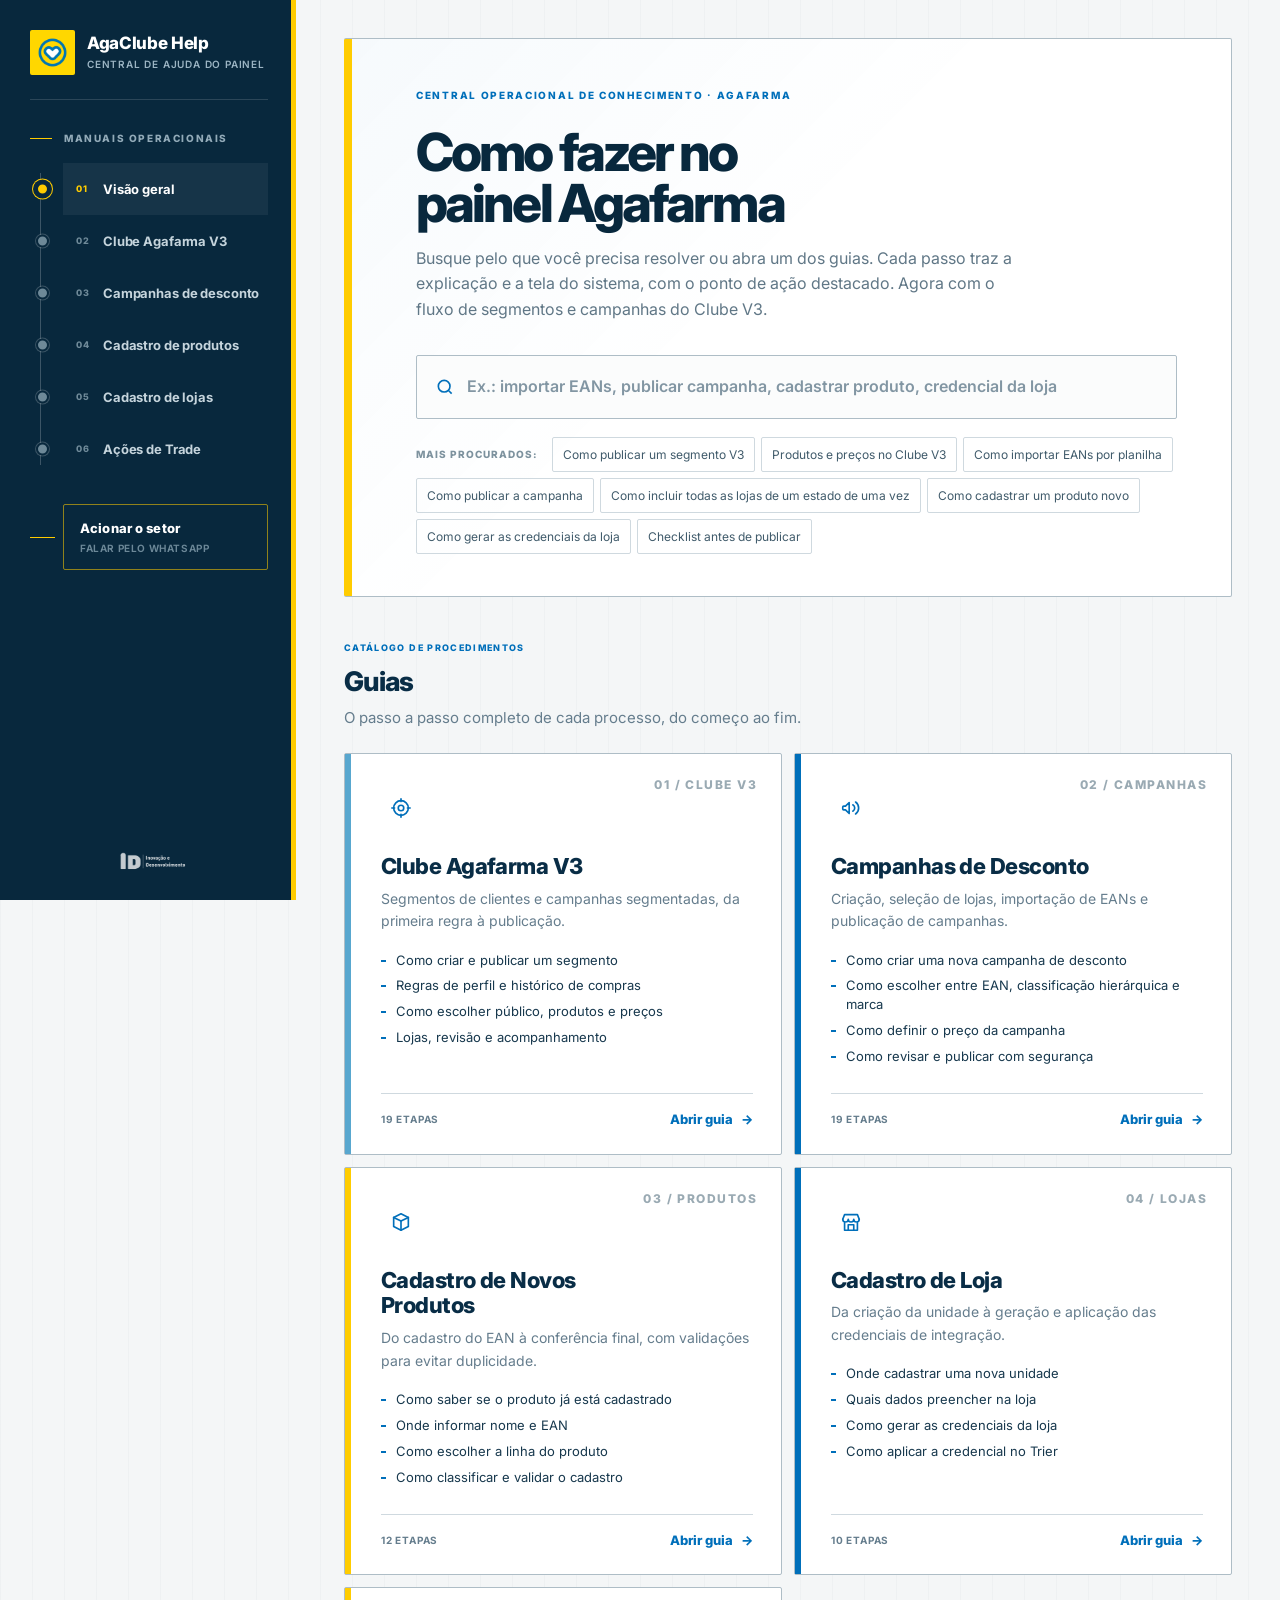
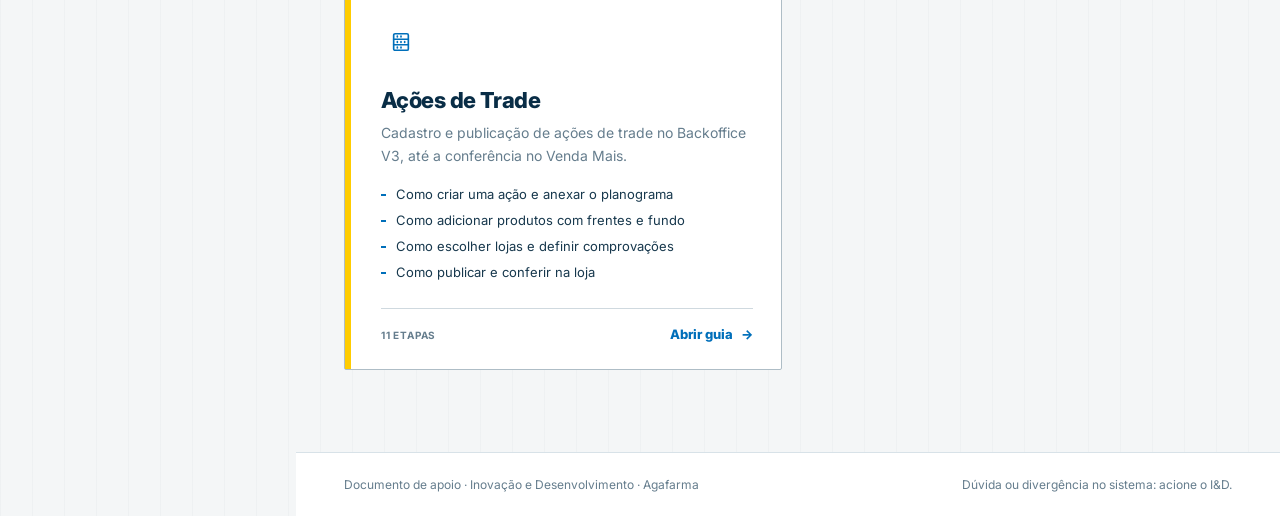
<file: index.html>
<!DOCTYPE html>
<html lang="pt-BR">
<head>
  <meta charset="utf-8">
  <meta name="viewport" content="width=device-width, initial-scale=1">
  <link rel="icon" type="image/png" href="midia/logo-agafarma.png">
  <title>AgaClube Help — central de ajuda do painel Agafarma</title>
  <meta name="description" content="Como fazer no painel AgaClube: campanhas de desconto, cadastro de produtos e cadastro de loja.">
  <link rel="preconnect" href="https://fonts.googleapis.com">
  <link rel="preconnect" href="https://fonts.gstatic.com" crossorigin>
  <link href="https://fonts.googleapis.com/css2?family=Inter:wght@400;600;700;800&display=swap" rel="stylesheet">
  <link rel="stylesheet" href="assets/css/styles.css?v=20260924-3">
  <script src="assets/js/catalog.js?v=20260924-3" defer></script>
  <script src="assets/js/shell.js?v=20260924-3" defer></script>
  <script src="assets/js/home.js?v=20260924-3" defer></script>
</head>
<body data-page="home">
<div class="faixa" aria-hidden="true"><i></i><i></i></div>
<button class="menu-toggle" id="menu-toggle" type="button" aria-controls="sidebar" aria-expanded="false">
  <span aria-hidden="true"></span><span aria-hidden="true"></span><span aria-hidden="true"></span>
  <span class="sr-only">Abrir navegação</span>
</button>
<div class="sidebar-overlay" id="sidebar-overlay" hidden></div>
<aside class="app-sidebar" id="sidebar" aria-label="Navegação principal">
  <div class="barra">
    <button class="sidebar-close" id="sidebar-close" type="button" aria-label="Fechar navegação">×</button>
    <a class="marca-link" href="index.html" aria-label="AgaClube Help — página inicial">
      <img class="marca" src="midia/logo-agafarma.png" alt="">
      <span class="nome">AgaClube Help<small>Central de ajuda do painel</small></span>
    </a>
    <p class="sidebar-kicker">Manuais operacionais</p>
    <nav class="topo-nav" aria-label="Guias principais">
      <a href="index.html">Visão geral</a>
      <a href="clube-v3.html">Clube V3</a>
      <a href="campanhas.html">Campanhas</a>
      <a href="produtos.html">Produtos</a>
      <a href="lojas.html">Lojas</a>
      <a href="trade.html">Trade</a>
    </nav>
    <img class="setor" src="midia/logo-inovacao.png" alt="Inovação e Desenvolvimento">
  </div>
</aside>
<div class="app-main">
<section class="home" id="home">
  <div class="capa">
    <h1>Como fazer no painel Agafarma</h1>
    <p class="lead">Busque pelo que você precisa resolver ou abra um dos guias.
       Cada passo traz a explicação e a tela do sistema, com o ponto de ação destacado. Agora com o fluxo de segmentos e campanhas do Clube V3.</p>
    <div class="campo">
      <svg viewBox="0 0 24 24" aria-hidden="true" fill="none" stroke="currentColor" stroke-width="2"><circle cx="11" cy="11" r="7"/><path d="M20 20l-3.5-3.5"/></svg>
      <input id="busca" type="search" autocomplete="off"
             placeholder="Ex.: importar EANs, publicar campanha, cadastrar produto, credencial da loja"
             aria-label="Buscar um tópico de ajuda">
    </div>
    <div class="res" id="res" hidden aria-live="polite"></div>
    <div class="chips"><span class="rot">Mais procurados:</span><button type="button" data-ir="clube-v3" data-passo="etapa-8">Como publicar um segmento V3</button><button type="button" data-ir="clube-v3" data-passo="etapa-16">Produtos e preços no Clube V3</button><button type="button" data-ir="campanhas" data-passo="camp-13">Como importar EANs por planilha</button><button type="button" data-ir="campanhas" data-passo="camp-15">Como publicar a campanha</button><button type="button" data-ir="campanhas" data-passo="camp-10">Como incluir todas as lojas de um estado de uma vez</button><button type="button" data-ir="produtos" data-passo="prod-02">Como cadastrar um produto novo</button><button type="button" data-ir="lojas" data-passo="loj-08">Como gerar as credenciais da loja</button><button type="button" data-ir="campanhas" data-passo="camp-check">Checklist antes de publicar</button></div>
  </div>

  <div class="secao">
    <h2>Guias</h2>
    <p class="desc">O passo a passo completo de cada processo, do começo ao fim.</p>
    <div class="cards" id="guide-cards" aria-live="polite">
      <a class="card v3-card" href="clube-v3.html" data-guide="clube-v3">
        <span class="ico"><svg viewBox="0 0 24 24" fill="none" stroke="currentColor" stroke-width="1.8" stroke-linecap="round" stroke-linejoin="round" aria-hidden="true"><circle cx="12" cy="12" r="8"/><circle cx="12" cy="12" r="3"/><path d="M12 2v3M22 12h-3M12 22v-3M2 12h3"/></svg></span>
        <h3>Clube Agafarma V3</h3>
        <p>Segmentos de clientes e campanhas segmentadas, da primeira regra à publicação.</p>
        <ul><li>Como criar e publicar um segmento</li><li>Regras de perfil e histórico de compras</li><li>Como escolher público, produtos e preços</li><li>Lojas, revisão e acompanhamento</li></ul>
        <span class="pe"><span class="qtd">19 etapas</span><span class="abrir">Abrir guia</span></span>
      </a>
      <a class="card" href="campanhas.html" data-guide="campanhas">
        <span class="ico"><svg viewBox="0 0 24 24" fill="none" stroke="currentColor" stroke-width="1.8" stroke-linecap="round" stroke-linejoin="round" aria-hidden="true"><path d="M3 11v2a1 1 0 0 0 1 1h2l4 4V6L6 10H4a1 1 0 0 0-1 1Z"/><path d="M14 8.5a4 4 0 0 1 0 7"/><path d="M17 5.5a8 8 0 0 1 0 13"/></svg></span>
        <h3>Campanhas de Desconto</h3>
        <p>Criação, seleção de lojas, importação de EANs e publicação de campanhas.</p>
        <ul><li>Como criar uma nova campanha de desconto</li><li>Como escolher entre EAN, classificação hierárquica e marca</li><li>Como definir o preço da campanha</li><li>Como revisar e publicar com segurança</li></ul>
        <span class="pe"><span class="qtd">19 etapas</span><span class="abrir">Abrir guia</span></span>
      </a>
      <a class="card amar" href="produtos.html" data-guide="produtos">
        <span class="ico"><svg viewBox="0 0 24 24" fill="none" stroke="currentColor" stroke-width="1.8" stroke-linecap="round" stroke-linejoin="round" aria-hidden="true"><path d="M12 3 4 7v10l8 4 8-4V7Z"/><path d="M4 7l8 4 8-4"/><path d="M12 11v10"/></svg></span>
        <h3>Cadastro de Novos Produtos</h3>
        <p>Do cadastro do EAN à conferência final, com validações para evitar duplicidade.</p>
        <ul><li>Como saber se o produto já está cadastrado</li><li>Onde informar nome e EAN</li><li>Como escolher a linha do produto</li><li>Como classificar e validar o cadastro</li></ul>
        <span class="pe"><span class="qtd">12 etapas</span><span class="abrir">Abrir guia</span></span>
      </a>
      <a class="card verde" href="lojas.html" data-guide="lojas">
        <span class="ico"><svg viewBox="0 0 24 24" fill="none" stroke="currentColor" stroke-width="1.8" stroke-linecap="round" stroke-linejoin="round" aria-hidden="true"><path d="M3 9l2-5h14l2 5"/><path d="M5 13v8h14v-8"/><path d="M9 21v-6h6v6"/><path d="M3 9a3 3 0 0 0 6 0 3 3 0 0 0 6 0 3 3 0 0 0 6 0"/></svg></span>
        <h3>Cadastro de Loja</h3>
        <p>Da criação da unidade à geração e aplicação das credenciais de integração.</p>
        <ul><li>Onde cadastrar uma nova unidade</li><li>Quais dados preencher na loja</li><li>Como gerar as credenciais da loja</li><li>Como aplicar a credencial no Trier</li></ul>
        <span class="pe"><span class="qtd">10 etapas</span><span class="abrir">Abrir guia</span></span>
      </a>
      <a class="card amar" href="trade.html" data-guide="trade">
        <span class="ico"><svg viewBox="0 0 24 24" fill="none" stroke="currentColor" stroke-width="1.8" stroke-linecap="round" stroke-linejoin="round" aria-hidden="true"><rect x="4" y="3" width="16" height="18" rx="1.5"/><path d="M4 9h16M4 15h16"/><path d="M8 6.5v-1M12 6.5v-1M8 12.5v-1M12 12.5v-1M16 12.5v-1M8 18.5v-1M12 18.5v-1"/></svg></span>
        <h3>Ações de Trade</h3>
        <p>Cadastro e publicação de ações de trade no Backoffice V3, até a conferência no Venda Mais.</p>
        <ul><li>Como criar uma ação e anexar o planograma</li><li>Como adicionar produtos com frentes e fundo</li><li>Como escolher lojas e definir comprovações</li><li>Como publicar e conferir na loja</li></ul>
        <span class="pe"><span class="qtd">11 etapas</span><span class="abrir">Abrir guia</span></span>
      </a>
    </div>
  </div>
</section>
<footer class="pe-pg"><div>
  <span>Documento de apoio · Inovação e Desenvolvimento · Agafarma</span>
  <span>Dúvida ou divergência no sistema: acione o I&amp;D.</span>
</div></footer>
</div>
</body>
</html>
</file>
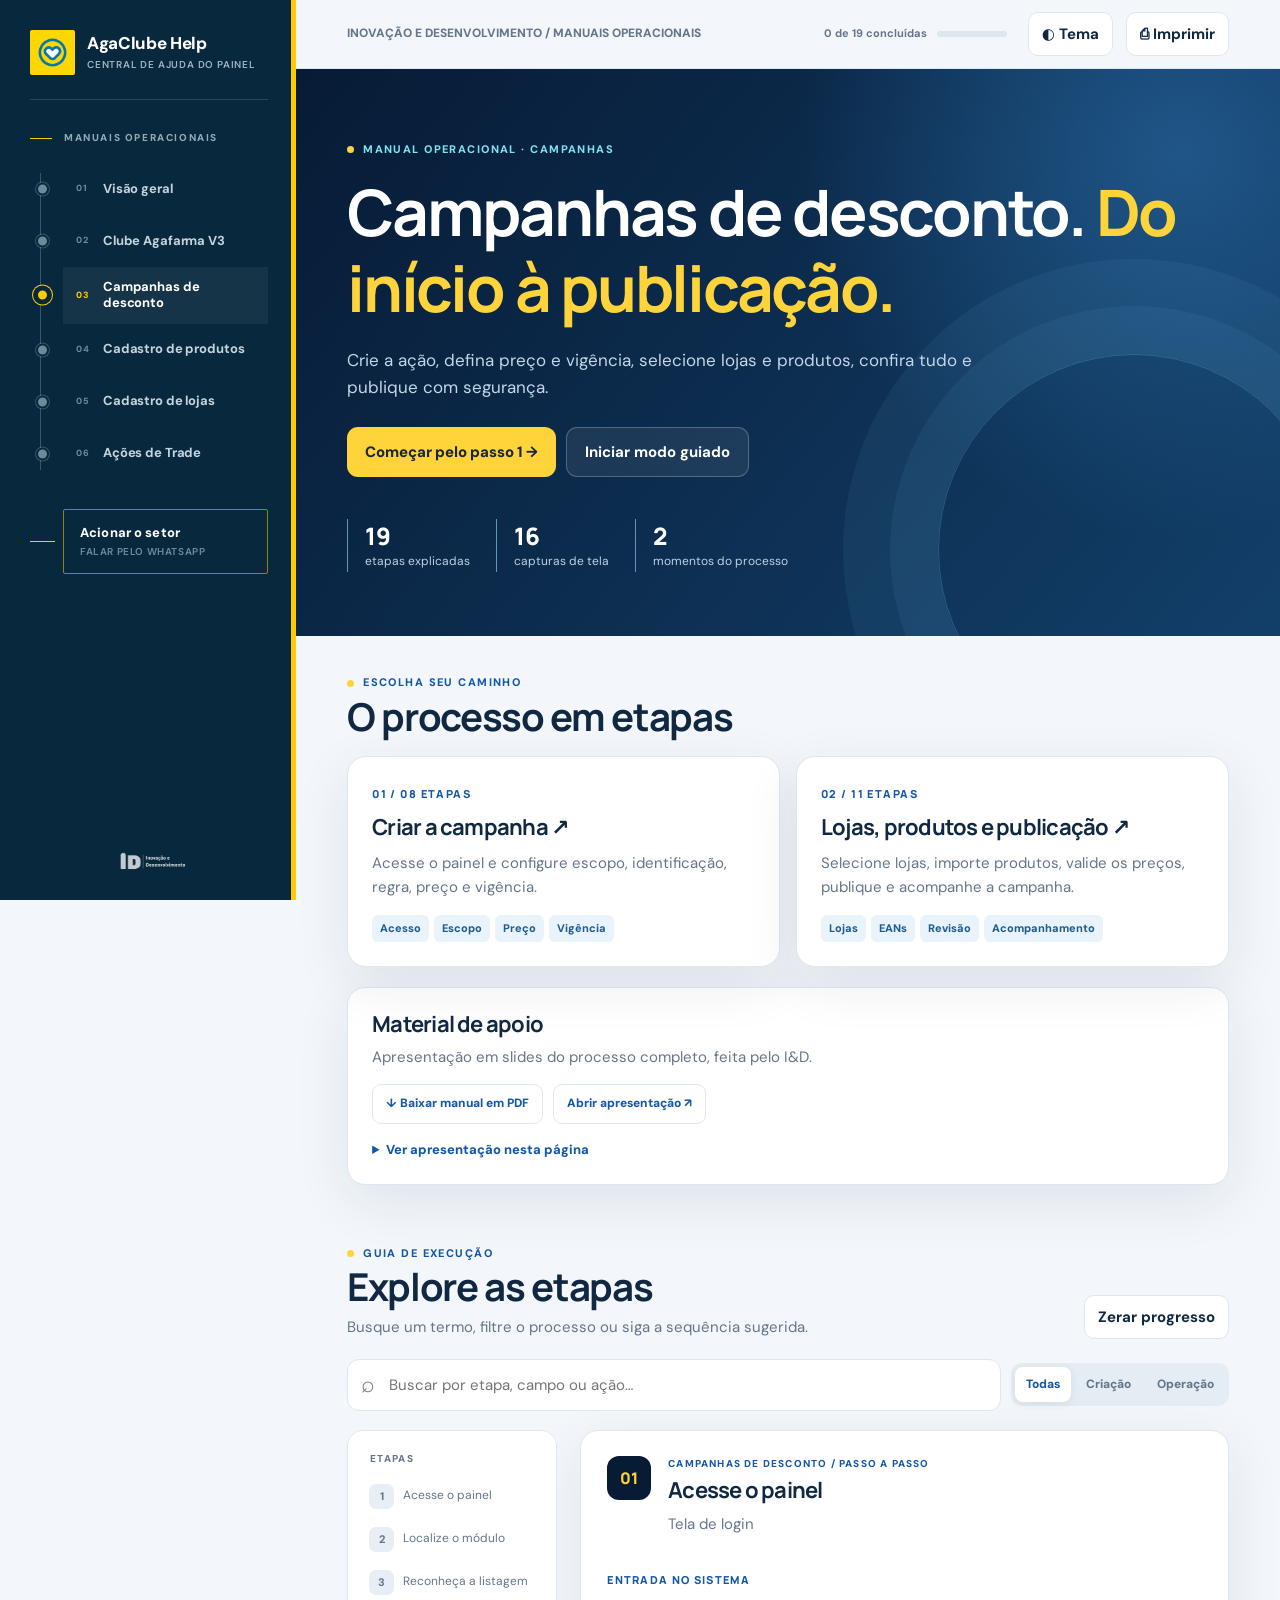
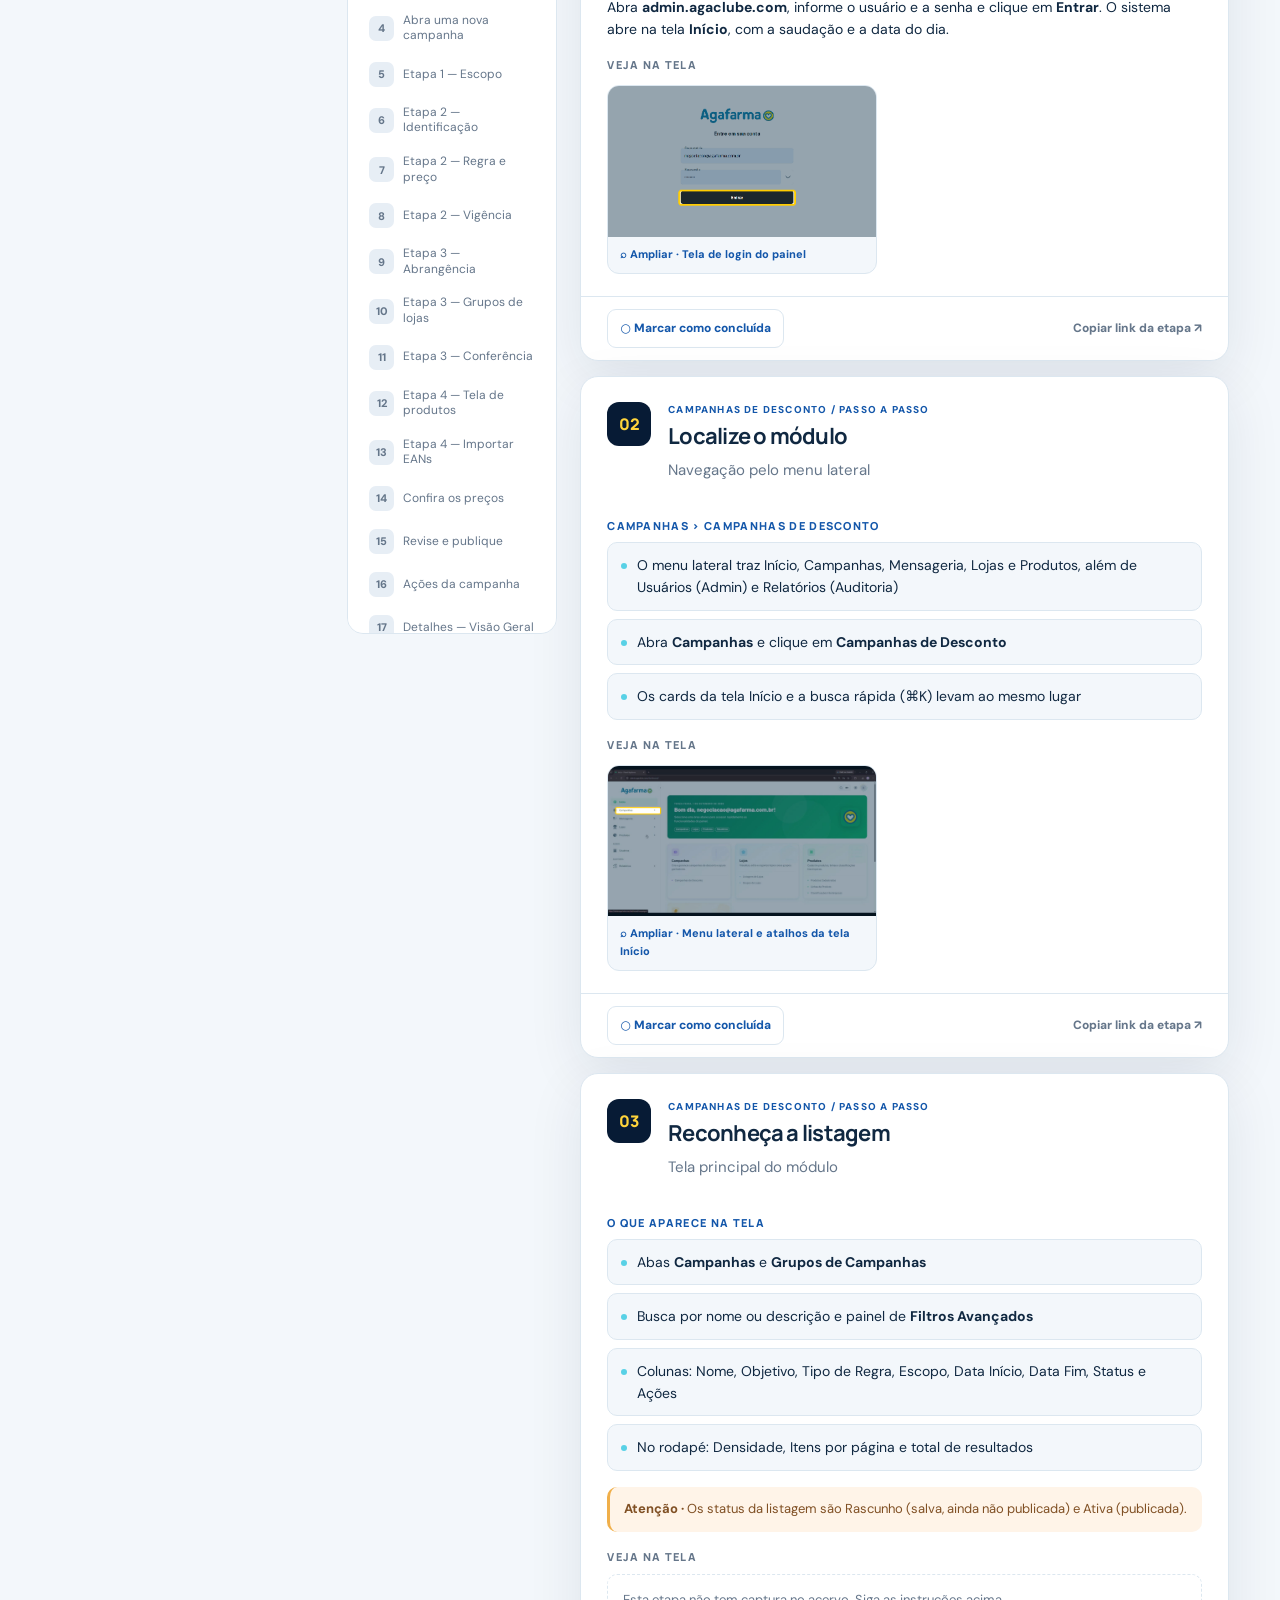
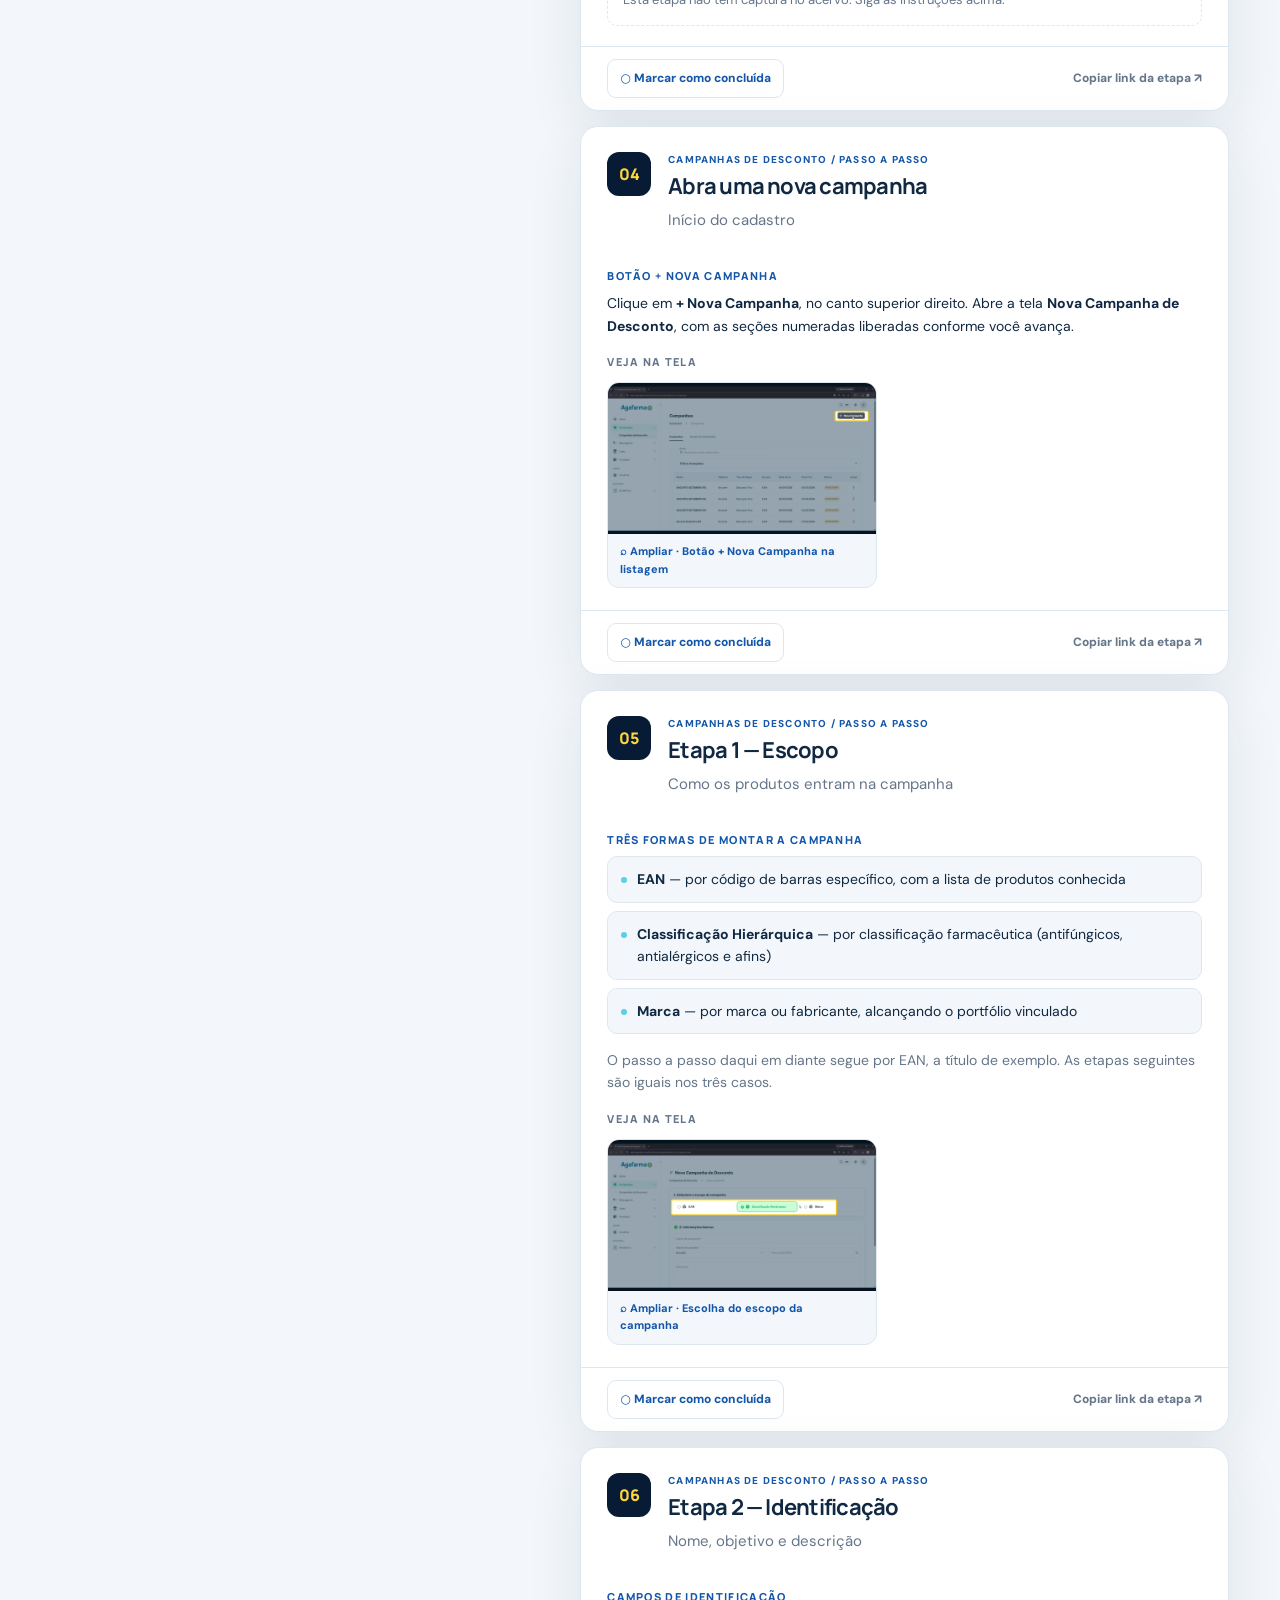
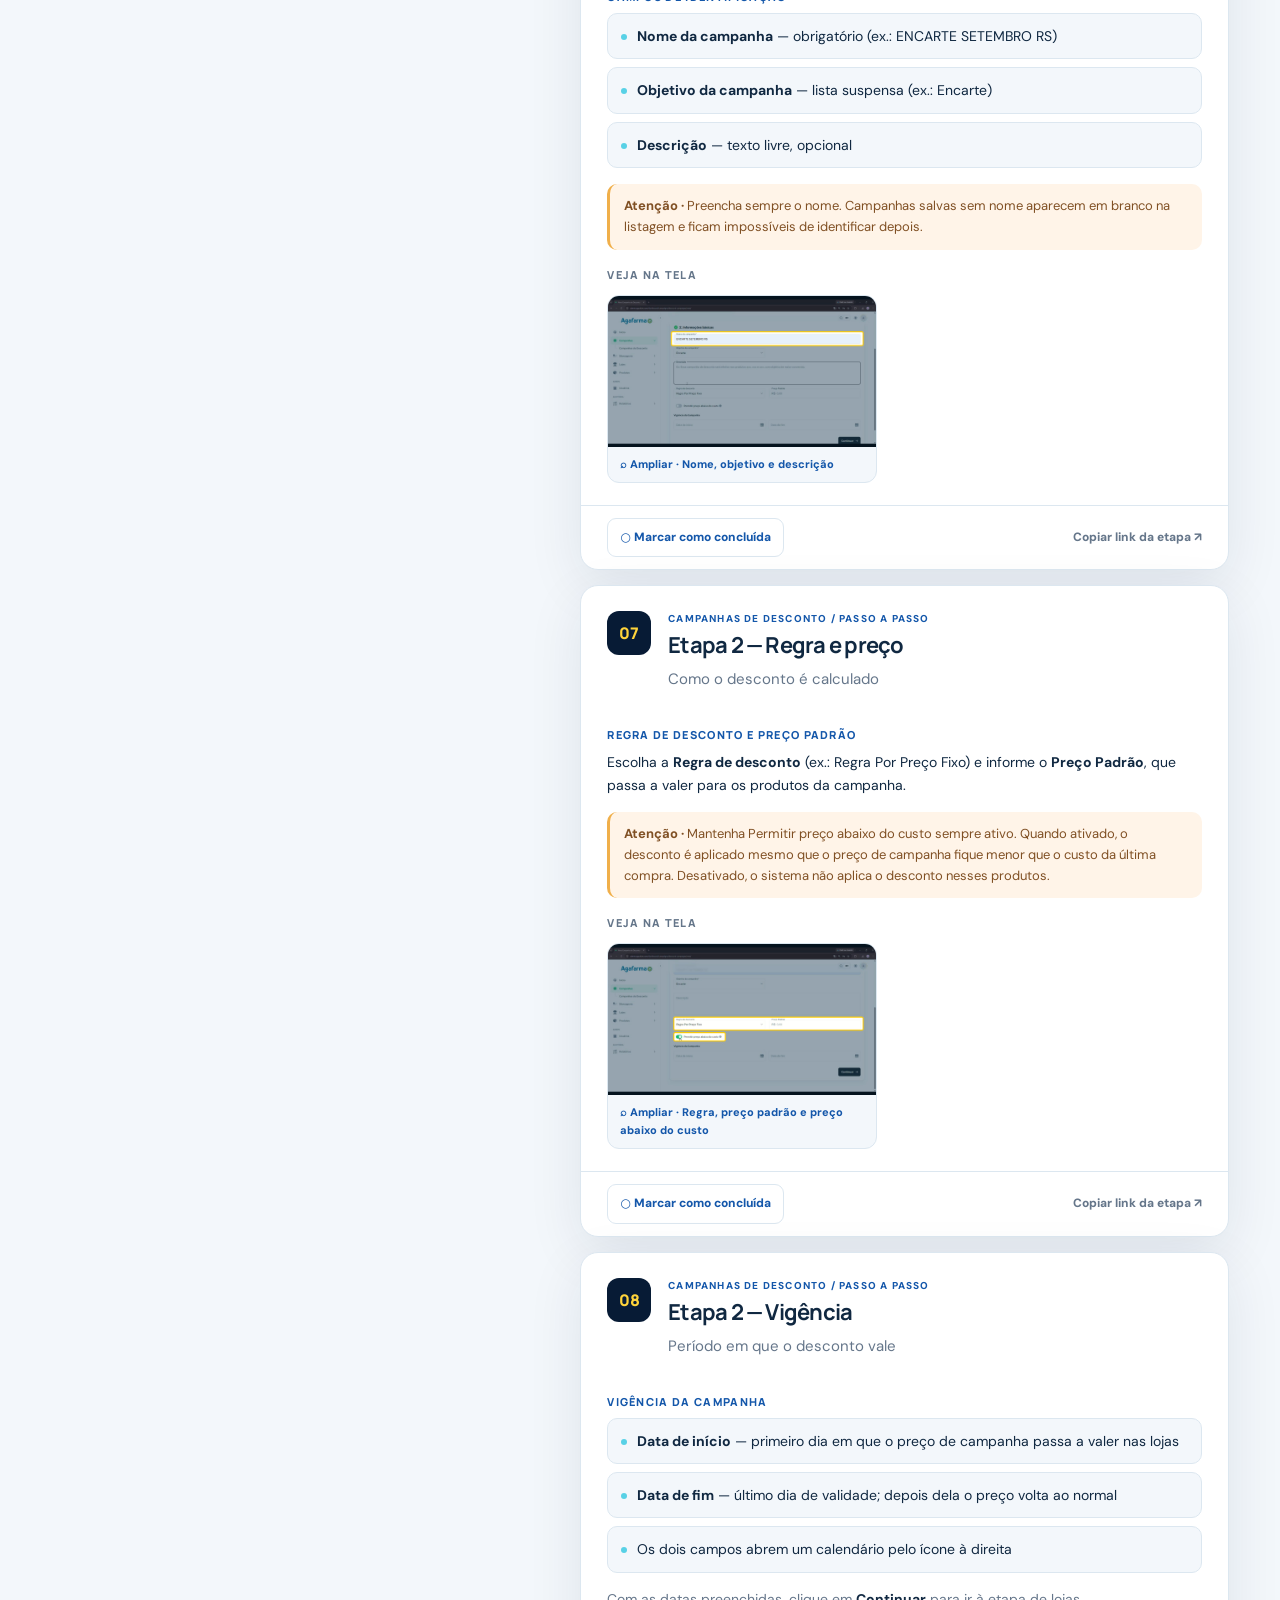
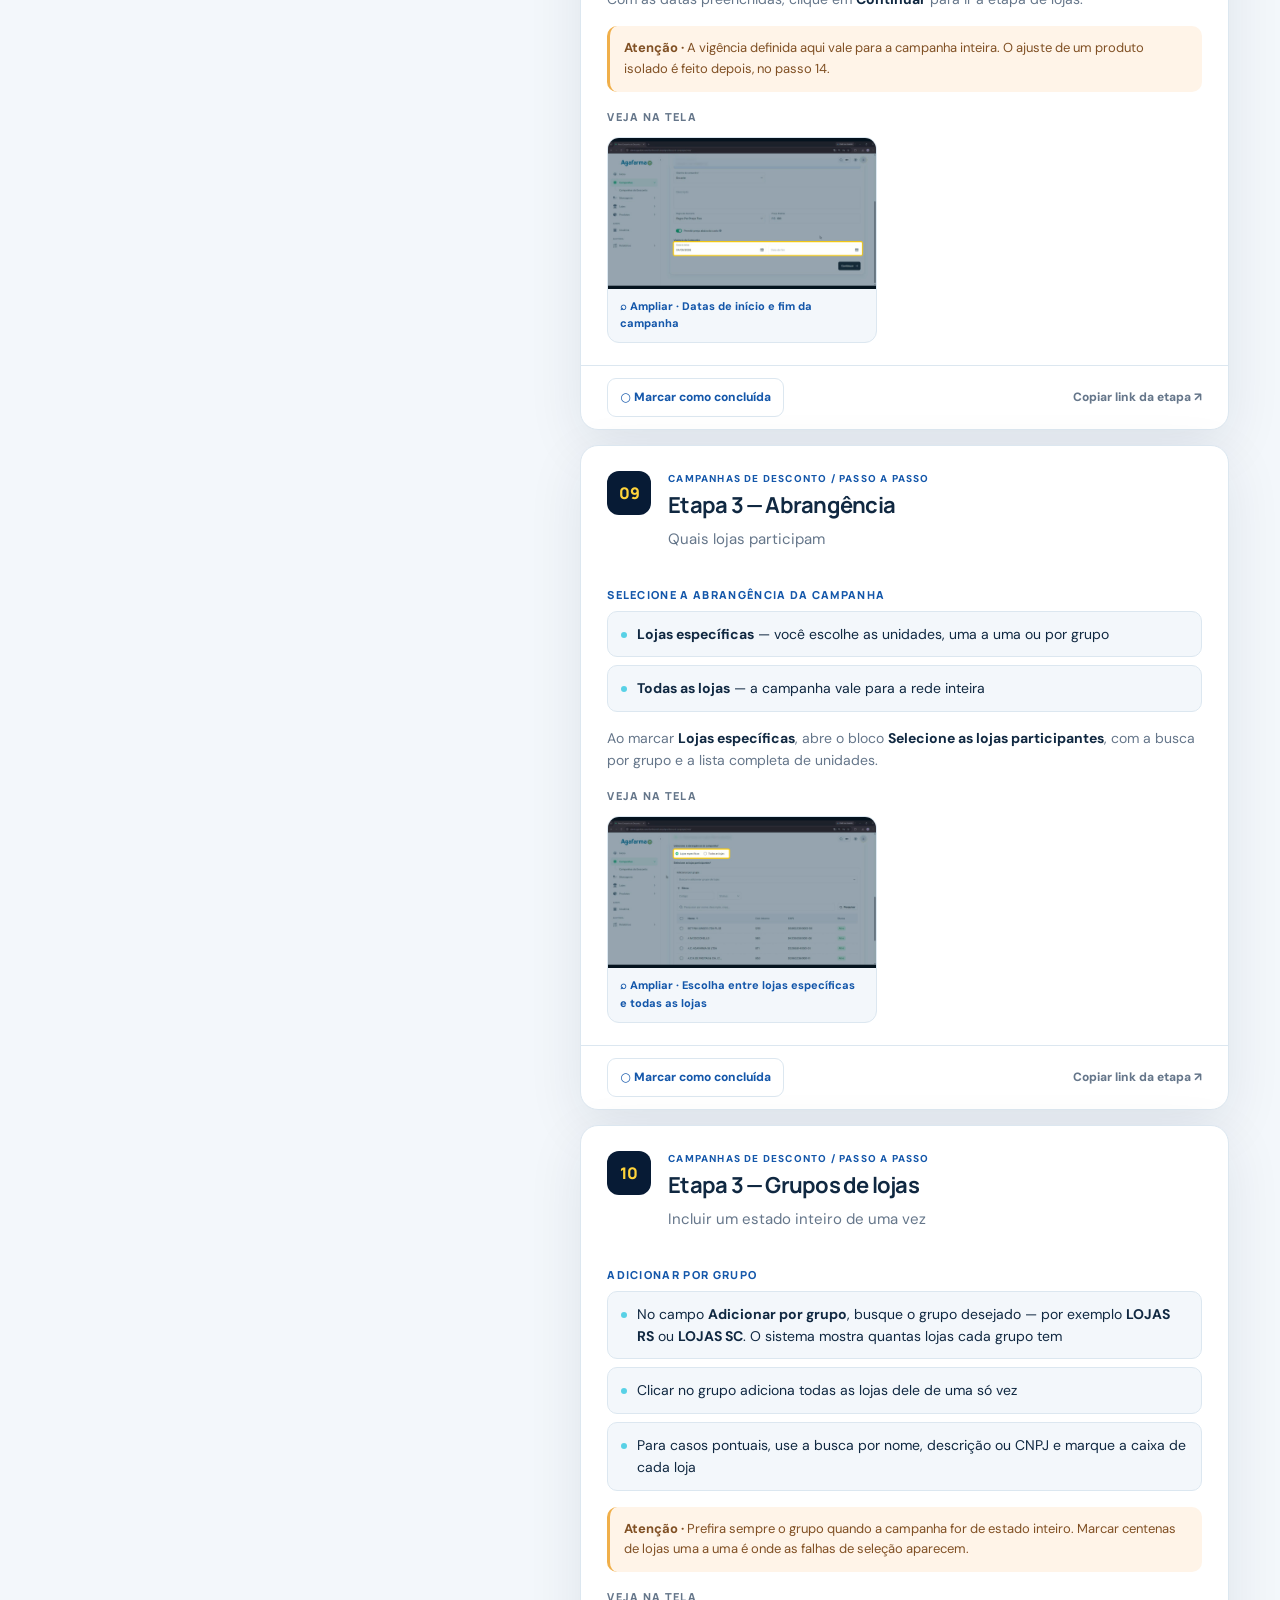
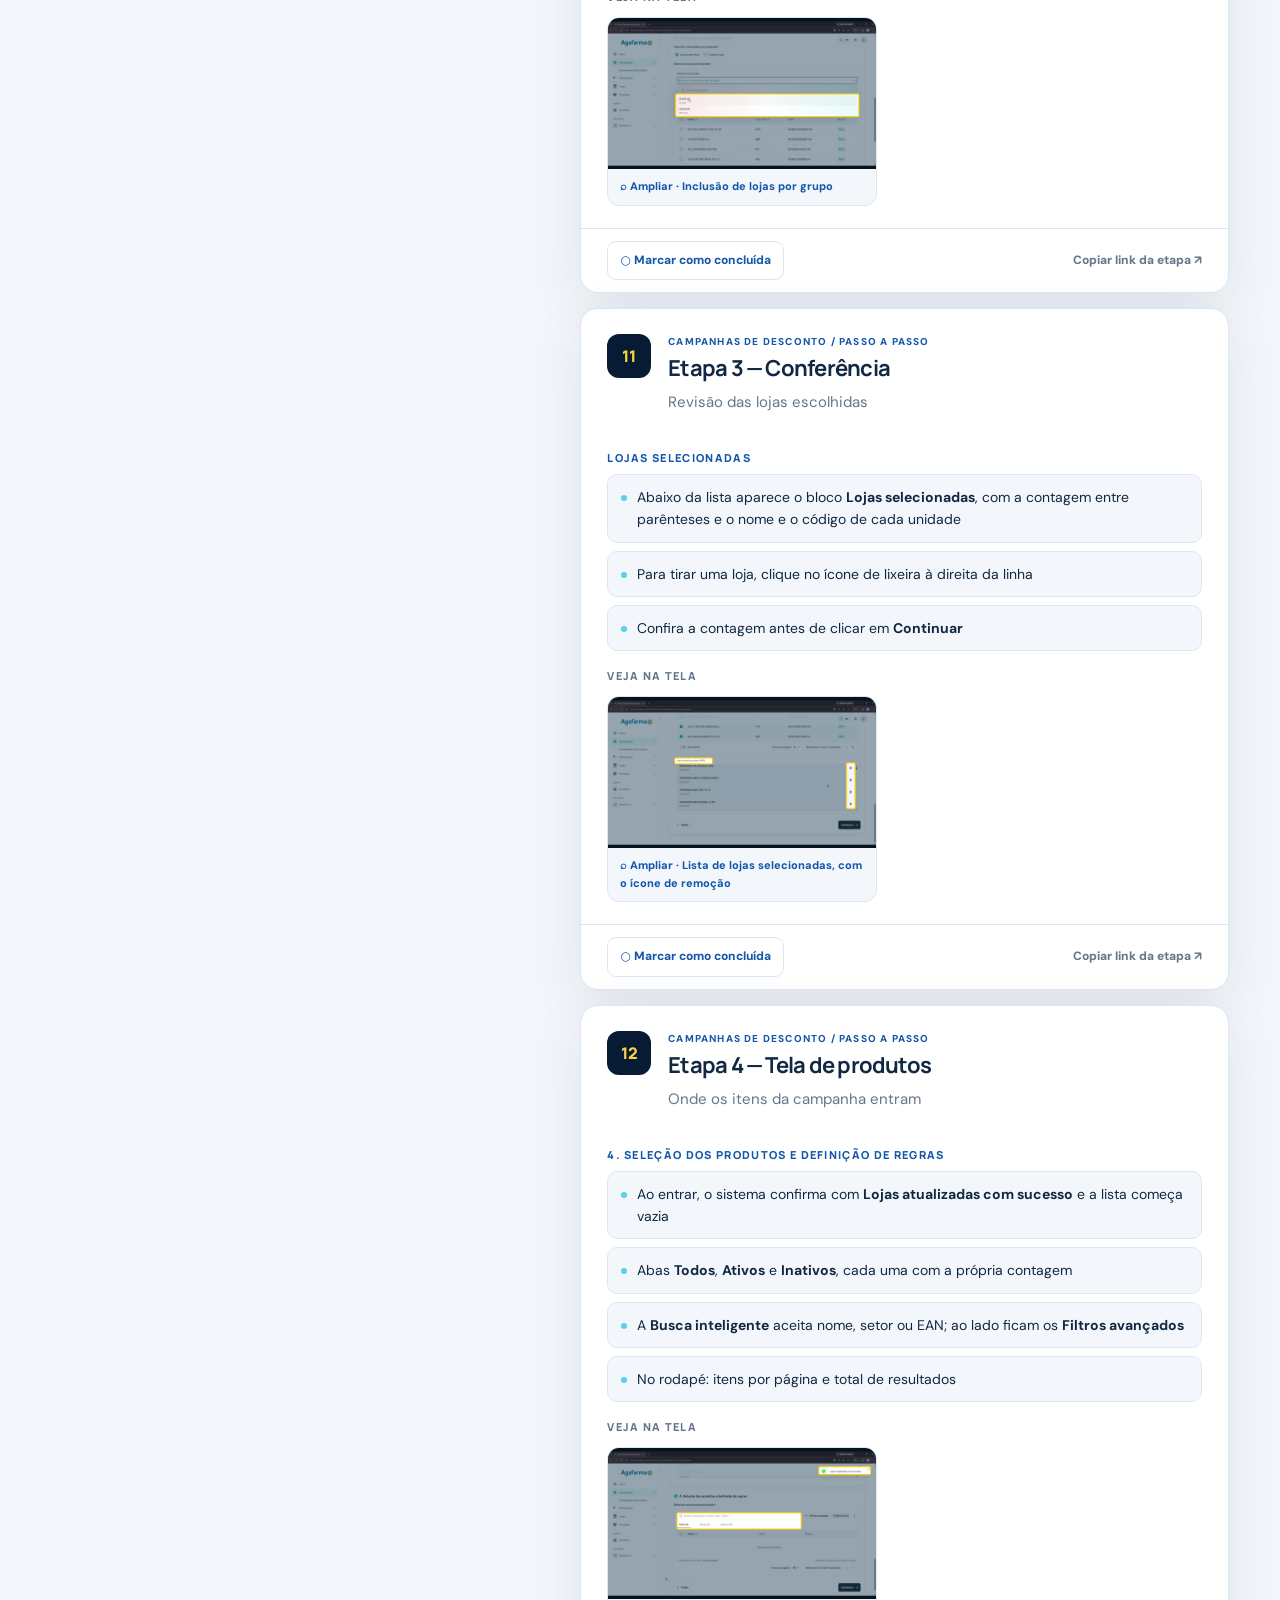
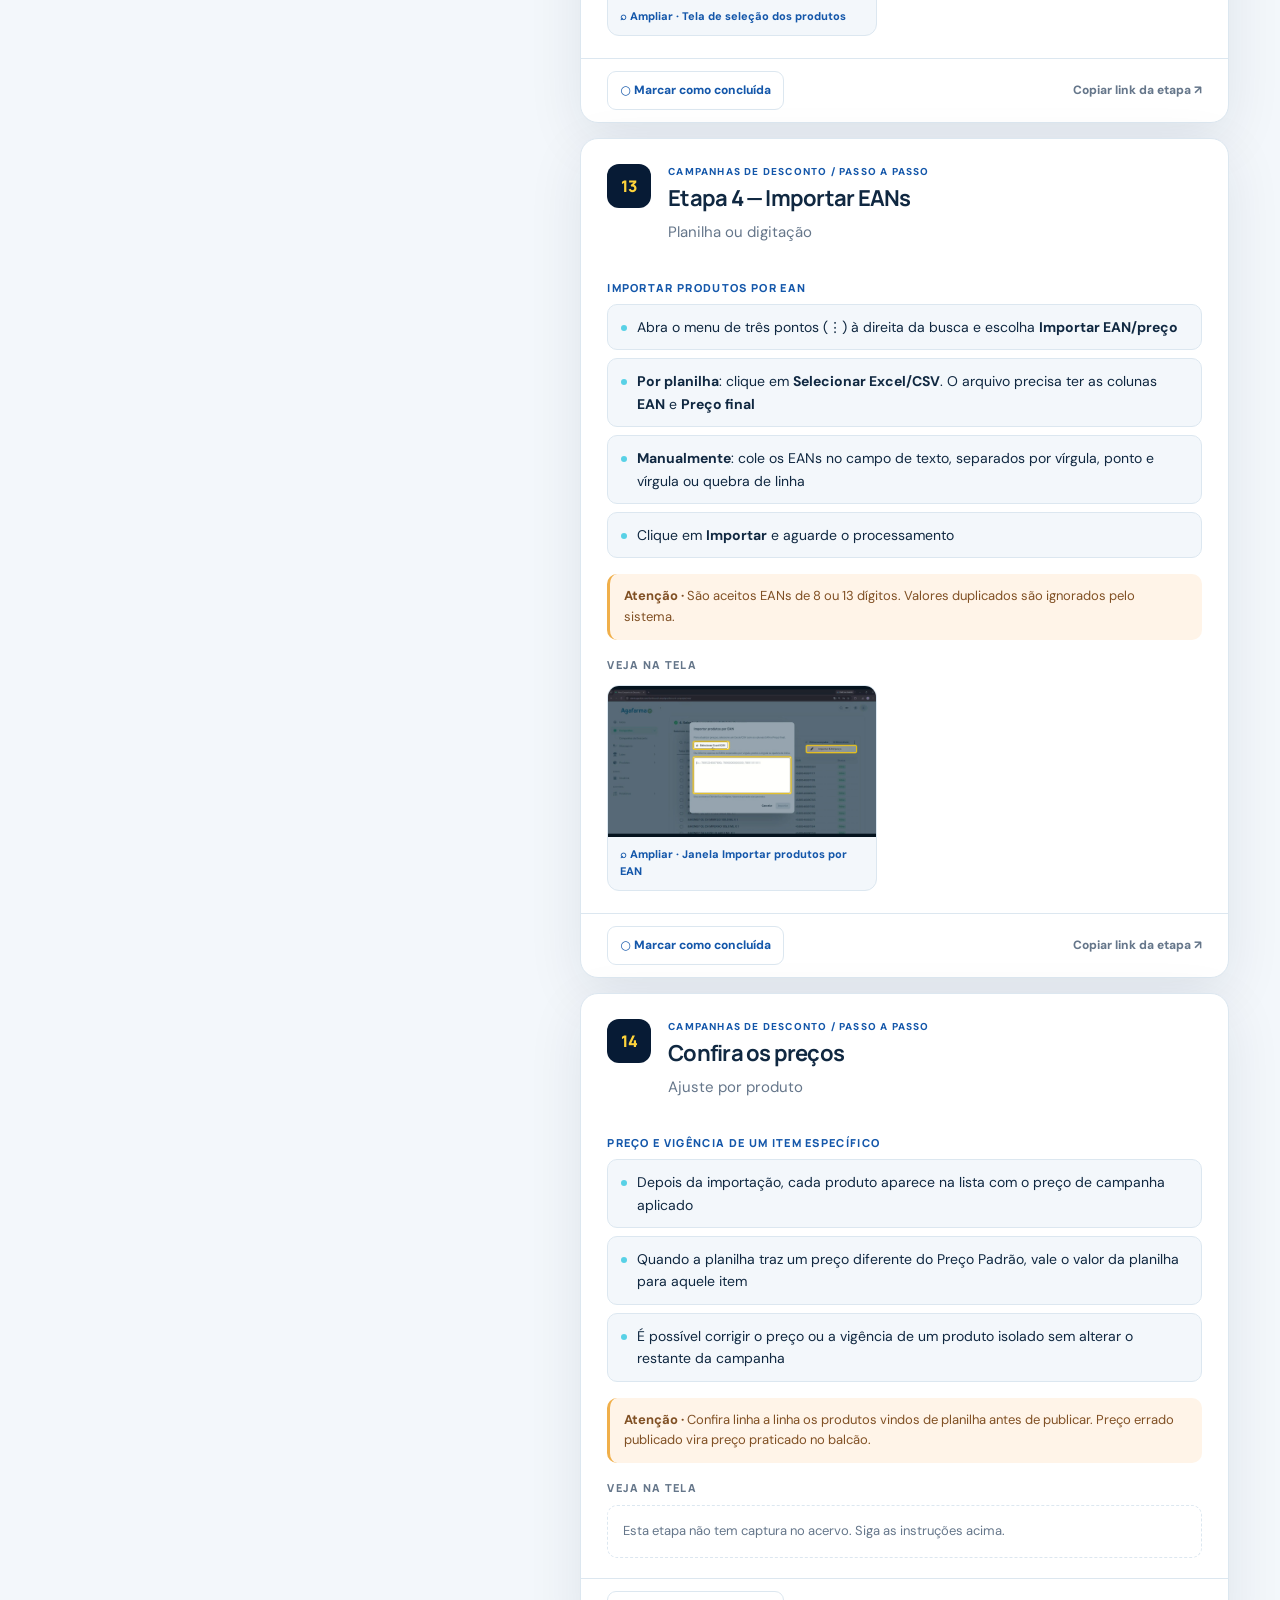
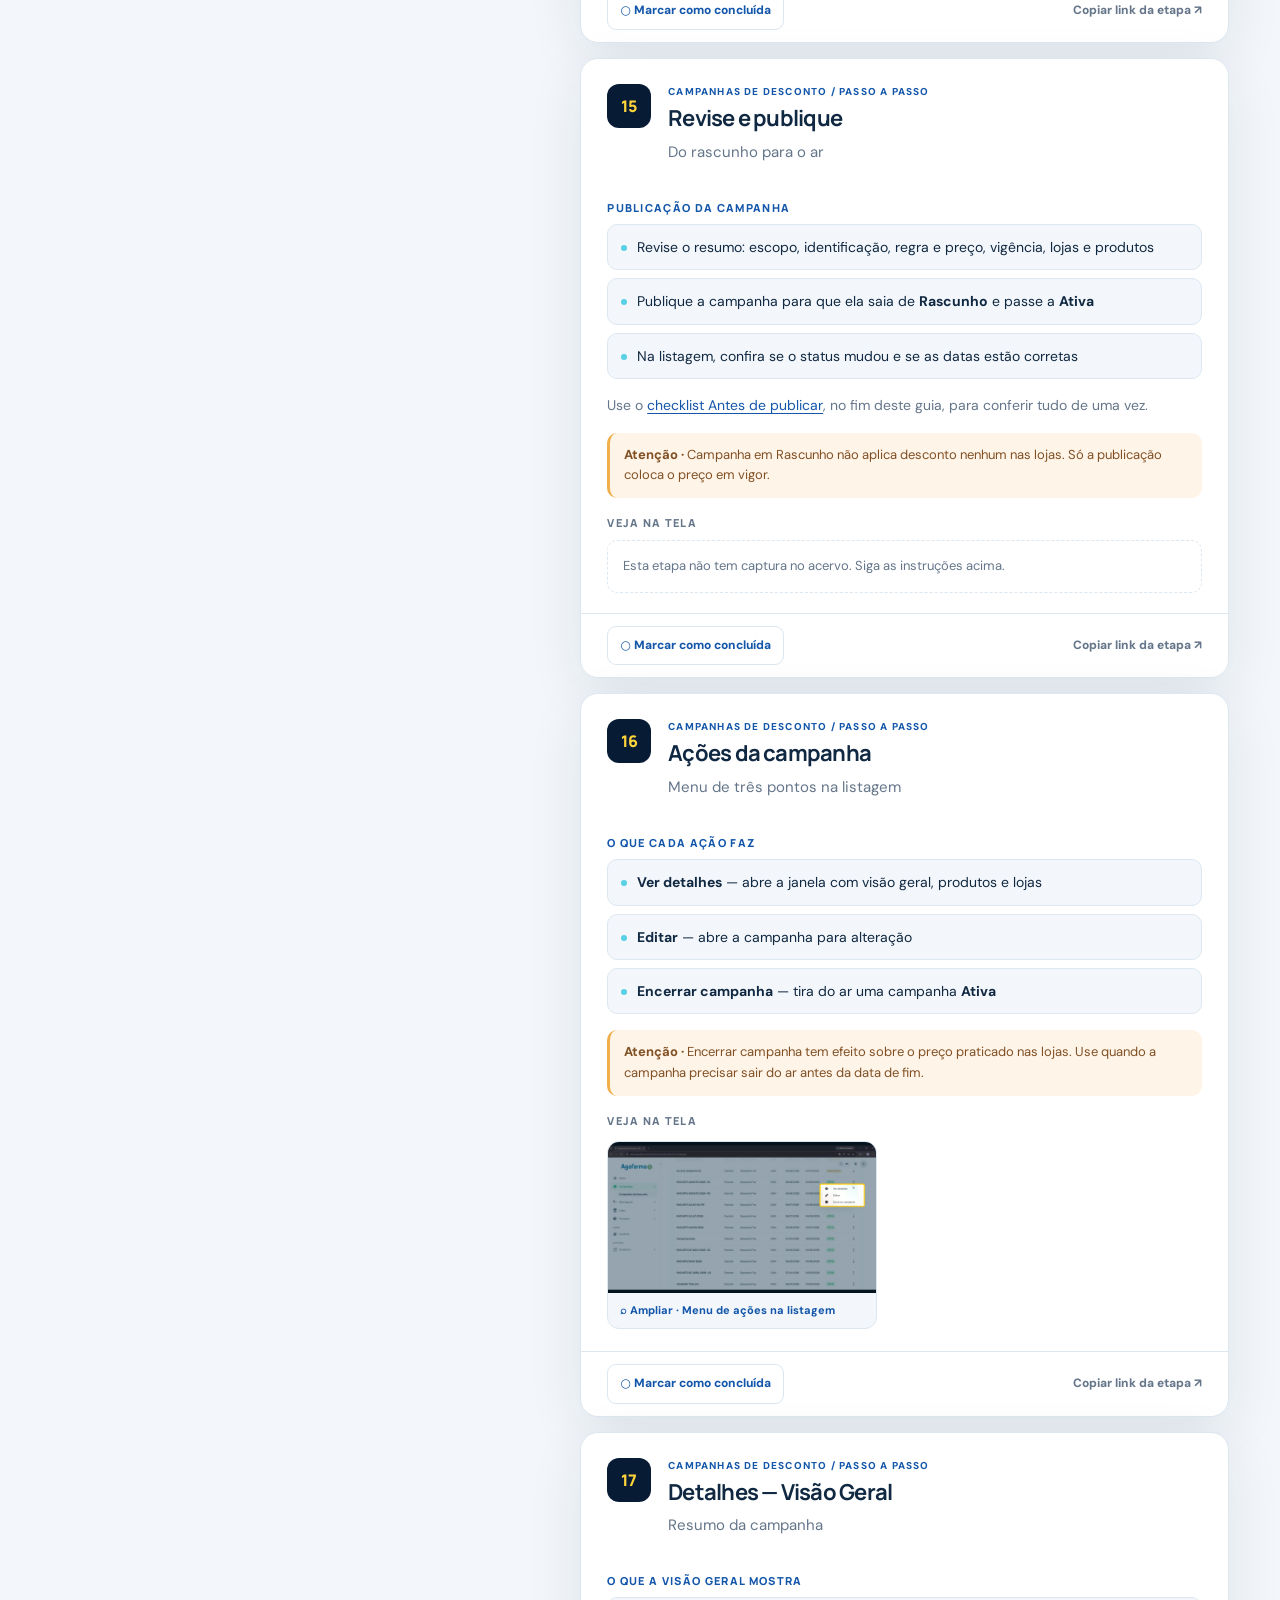
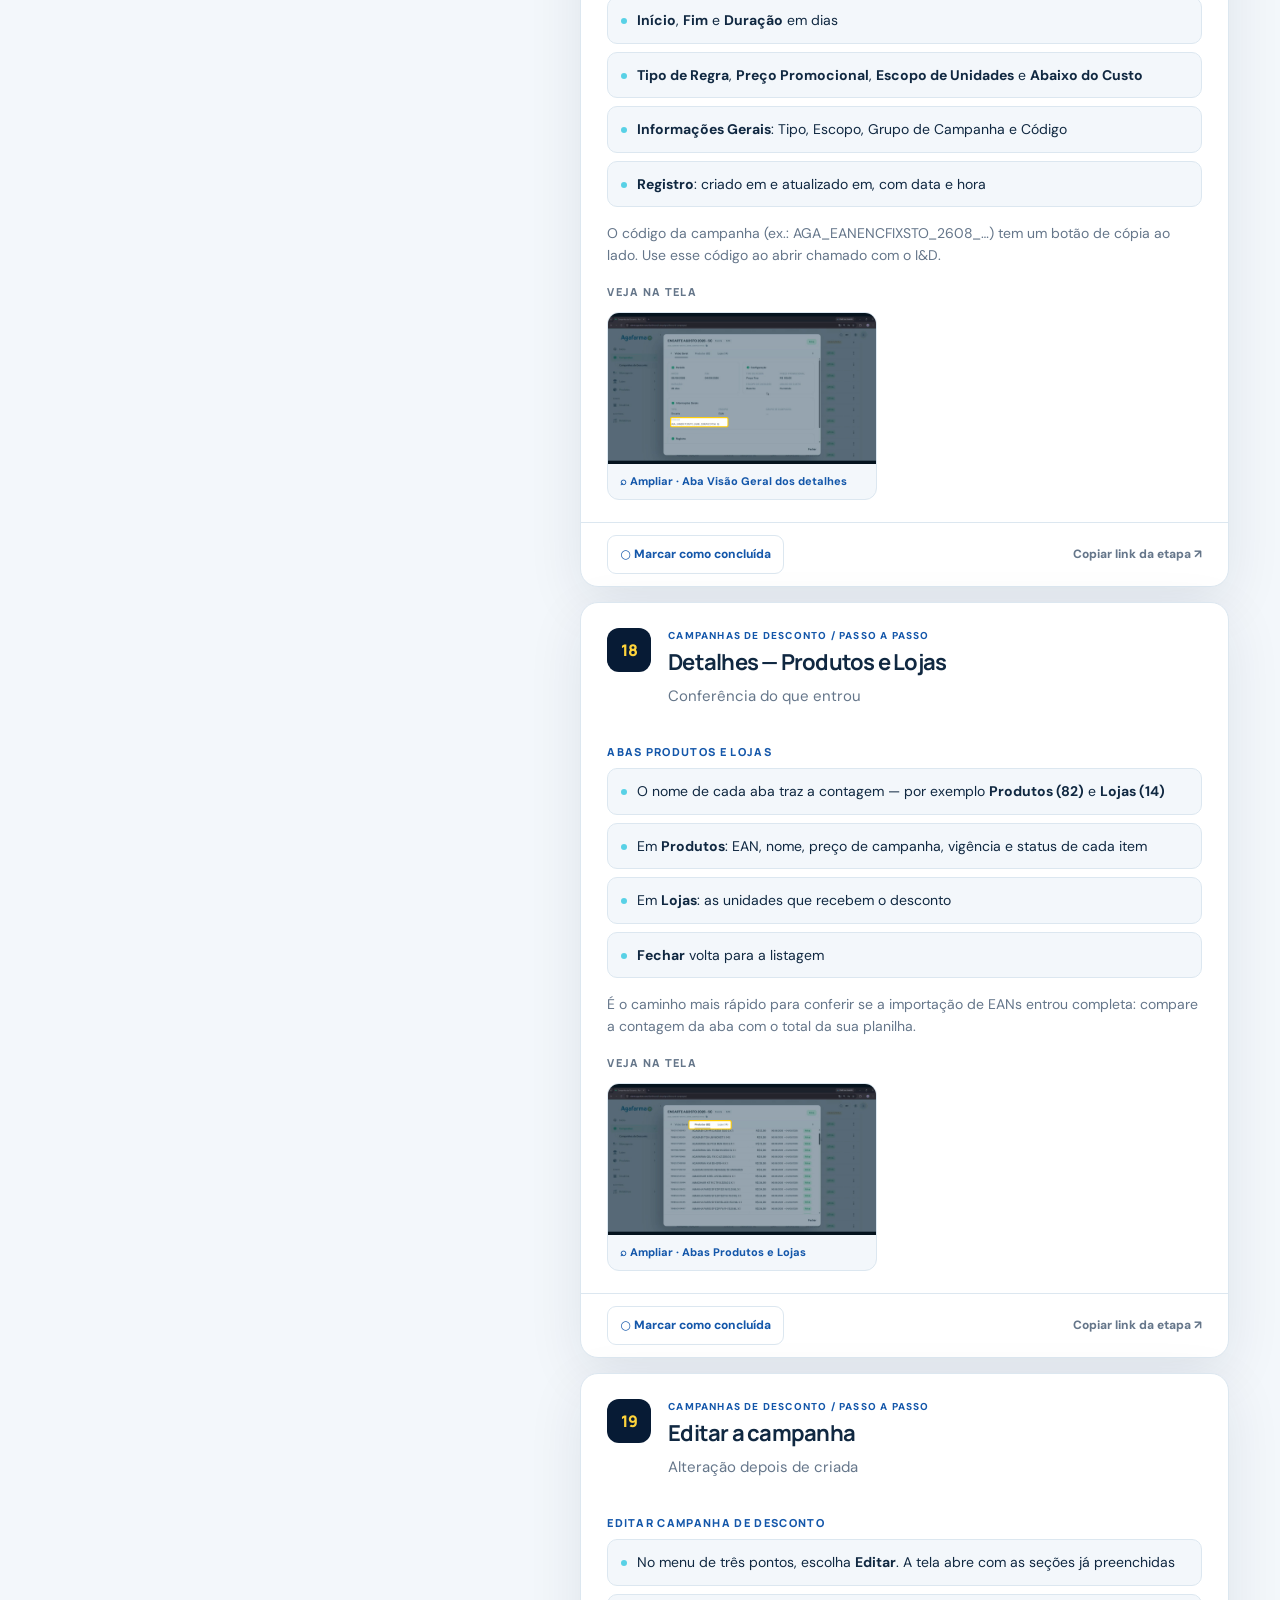
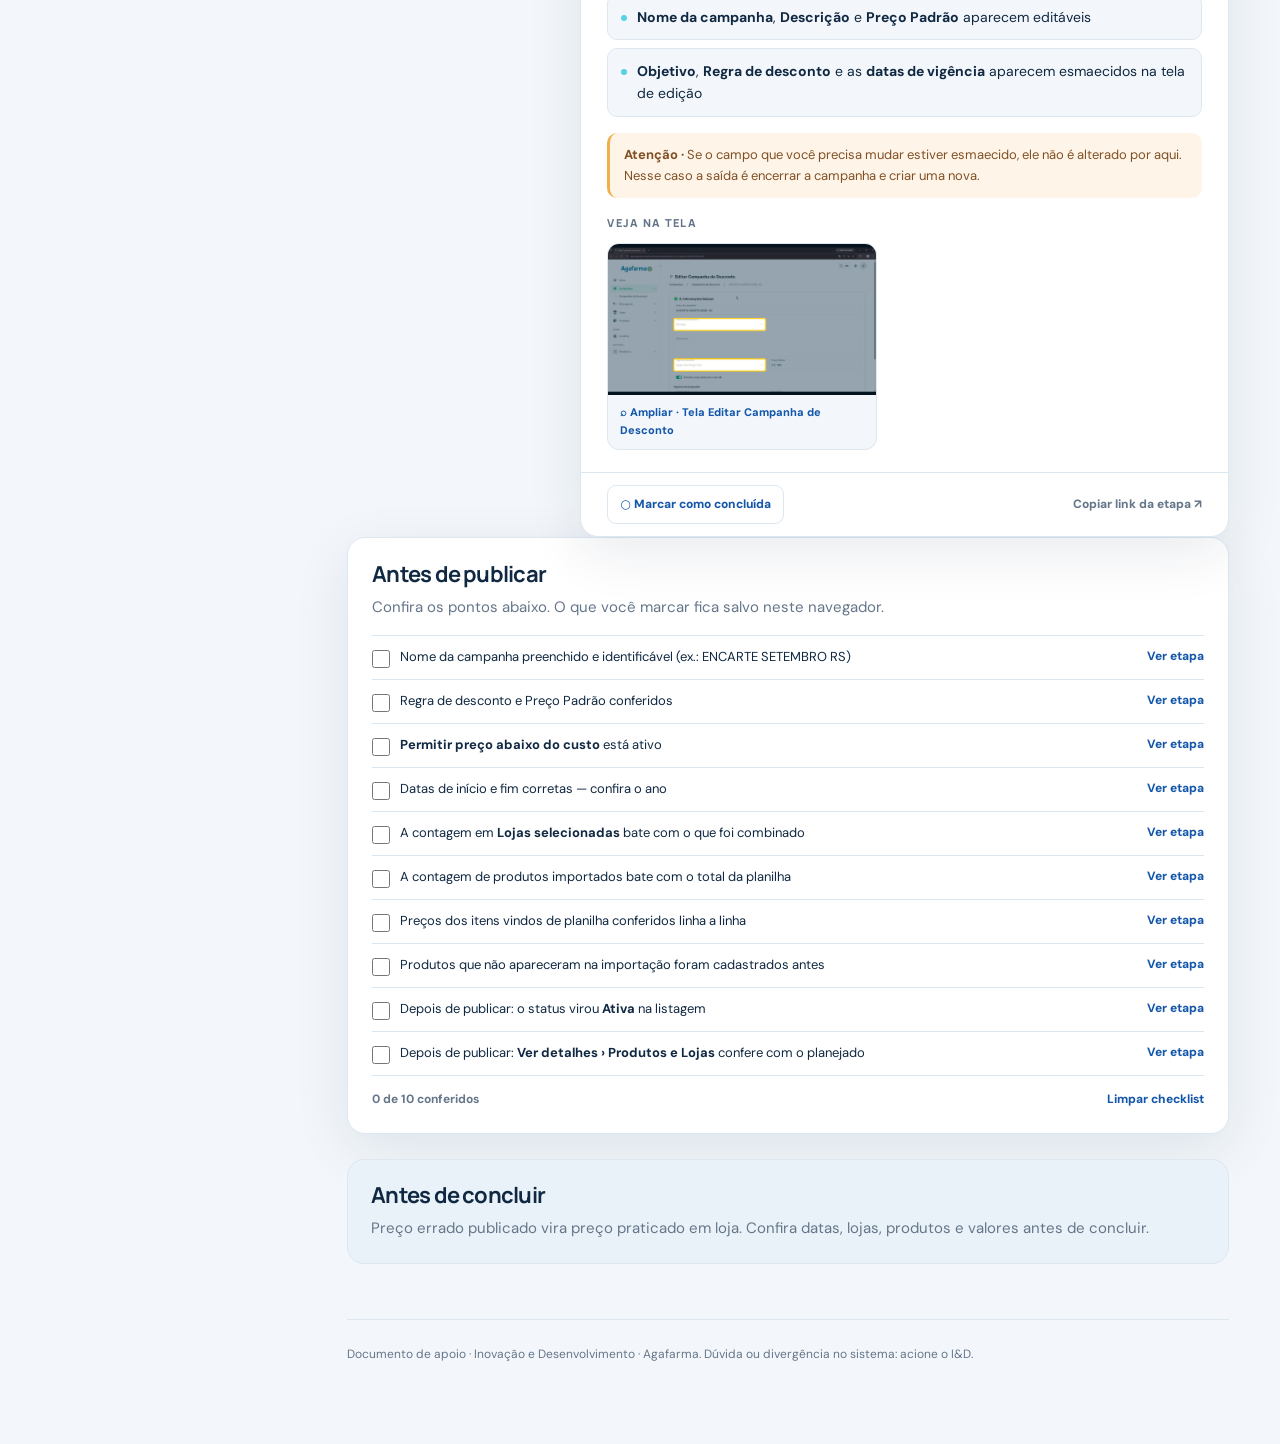
<file: campanhas.html>
<!doctype html>
<html lang="pt-BR"><head>
<meta charset="utf-8"><meta name="viewport" content="width=device-width, initial-scale=1">
<meta name="theme-color" content="#092d46"><link rel="icon" type="image/png" href="midia/logo-agafarma.png">
<title>Campanhas de Desconto — AgaClube Help</title>
<meta name="description" content="Manual interativo do painel Agafarma, com etapas, capturas e navegação guiada.">
<link rel="preconnect" href="https://fonts.googleapis.com"><link rel="preconnect" href="https://fonts.gstatic.com" crossorigin>
<link href="https://fonts.googleapis.com/css2?family=Inter:wght@400;600;700;800&family=DM+Sans:wght@400;500;600;700&family=Manrope:wght@400;500;600;700;800&display=swap" rel="stylesheet">
<link rel="stylesheet" href="assets/css/styles.css?v=20260924-3"><link rel="stylesheet" href="assets/css/manual.css?v=20260924-3">
<script src="assets/js/catalog.js?v=20260924-3" defer></script>
  <script src="assets/js/shell.js?v=20260924-3" defer></script><script src="assets/js/manual.js?v=20260924-3" defer></script>
</head><body class="manual-v3" data-page="campanhas">
<div class="faixa" aria-hidden="true"><i></i><i></i></div>
<button class="menu-toggle" id="menu-toggle" type="button" aria-controls="sidebar" aria-expanded="false">
  <span aria-hidden="true"></span><span aria-hidden="true"></span><span aria-hidden="true"></span>
  <span class="sr-only">Abrir navegação</span>
</button>
<div class="sidebar-overlay" id="sidebar-overlay" hidden></div>
<aside class="app-sidebar" id="sidebar" aria-label="Navegação principal">
  <div class="barra">
    <button class="sidebar-close" id="sidebar-close" type="button" aria-label="Fechar navegação">×</button>
    <a class="marca-link" href="index.html" aria-label="AgaClube Help — página inicial">
      <img class="marca" src="midia/logo-agafarma.png" alt="">
      <span class="nome">AgaClube Help<small>Central de ajuda do painel</small></span>
    </a>
    <p class="sidebar-kicker">Manuais operacionais</p>
    <nav class="topo-nav" aria-label="Guias principais">
      <a href="index.html">Visão geral</a>
      <a href="clube-v3.html">Clube V3</a>
      <a href="campanhas.html">Campanhas</a>
      <a href="produtos.html">Produtos</a>
      <a href="lojas.html">Lojas</a>
      <a href="trade.html">Trade</a>
    </nav>
    <img class="setor" src="midia/logo-inovacao.png" alt="Inovação e Desenvolvimento">
  </div>
</aside>

<div class="app-main"><div class="app"><main class="manual-main">
  <div class="topbar"><span class="mobile-brand">♥ Clube Agafarma</span><span class="path">INOVAÇÃO E DESENVOLVIMENTO / MANUAIS OPERACIONAIS</span><span class="top-progress"><b id="progress-count">0 concluídas</b><span class="side-progress"><span id="progress-bar"></span></span></span><button class="iconbtn" id="theme" type="button" title="Alternar tema">◐ Tema</button><button class="iconbtn" id="print" type="button" title="Imprimir ou salvar em PDF">⎙ Imprimir</button></div>
  <header class="hero" id="top"><div class="hero-inner"><span class="eyebrow" id="hero-eyebrow"></span><h1 id="hero-title"></h1><p id="hero-description"></p><div class="hero-actions"><button class="primary" id="start" type="button">Começar pelo passo 1 →</button><button class="ghost" id="guided" type="button">Iniciar modo guiado</button></div><div class="hero-stats" id="hero-stats"></div></div></header>
  <div class="container"><section class="overview" id="overview"><div class="section-heading"><div><span class="eyebrow" style="color:var(--blue)">Escolha seu caminho</span><h2>O processo em etapas</h2></div></div><div class="overview-cards" id="overview-cards"></div></section>
  <section class="resource" id="resource"></section>
  <section class="workspace" id="guia"><div class="section-heading"><div><span class="eyebrow" style="color:var(--blue)">Guia de execução</span><h2>Explore as etapas</h2><p>Busque um termo, filtre o processo ou siga a sequência sugerida.</p></div><button class="textbtn" id="reset" type="button">Zerar progresso</button></div>
  <div class="toolrow"><label class="search"><input id="search" type="search" placeholder="Buscar por etapa, campo ou ação…" aria-label="Buscar no guia"></label><div class="segmented" id="filters" role="group" aria-label="Filtrar etapas"></div></div>
  <div class="reader-controls"><button class="textbtn" id="previous" type="button">← Anterior</button><span id="reader-status"></span><button class="textbtn" id="next" type="button">Próxima →</button><button class="textbtn" id="exit-reader" type="button">Sair do modo guiado</button></div>
  <div class="layout"><nav class="step-index" id="step-index" aria-label="Índice das etapas"></nav><div><div class="step-list" id="step-list"></div><div class="empty" id="empty" hidden>Nenhuma etapa encontrada. Tente outra busca ou remova o filtro.</div></div></div></section>
  <section class="step-card review-card" id="checklist"></section><aside class="bottom-note"><h3>Antes de concluir</h3><p id="bottom-note"></p></aside>
  <footer class="footer" id="footer-text"></footer></div>
</main></div>
<dialog class="modal" id="lightbox" aria-label="Captura ampliada"><div class="modal-wrap"><button class="modal-close" id="close-modal" aria-label="Fechar imagem">✕ Fechar</button><img id="modal-image" alt=""><div class="modal-caption" id="modal-caption"></div></div></dialog><div id="toast" class="toast" role="status" aria-live="polite"></div>
</div><script type="application/json" id="manual-data">{"name":"Campanhas de Desconto","eyebrow":"Manual operacional · Campanhas","title":"Campanhas de desconto.","highlight":"Do início à publicação.","description":"Crie a ação, defina preço e vigência, selecione lojas e produtos, confira tudo e publique com segurança.","sections":[{"key":"criacao","short":"Criação","kicker":"01 / 08 etapas","title":"Criar a campanha","description":"Acesse o painel e configure escopo, identificação, regra, preço e vigência.","tags":["Acesso","Escopo","Preço","Vigência"]},{"key":"operacao","short":"Operação","kicker":"02 / 11 etapas","title":"Lojas, produtos e publicação","description":"Selecione lojas, importe produtos, valide os preços, publique e acompanhe a campanha.","tags":["Lojas","EANs","Revisão","Acompanhamento"]}],"warning":"Preço errado publicado vira preço praticado em loja. Confira datas, lojas, produtos e valores antes de concluir.","footer":"Documento de apoio · Inovação e Desenvolvimento · Agafarma. Dúvida ou divergência no sistema: acione o I&D.","steps":[{"anchor":"camp-01","group":"criacao","phase":"Passo a passo","title":"Acesse o painel","intro":"Tela de login","html":"\u003ch4>Entrada no sistema\u003c/h4>\u003cp>Abra \u003cb>admin.agaclube.com\u003c/b>, informe o usuário e a senha e clique em \u003cb>Entrar\u003c/b>. O sistema abre na tela \u003cb>Início\u003c/b>, com a saudação e a data do dia.\u003c/p>","warning":null,"shots":[{"src":"midia/camp1.png","cap":"Tela de login do painel"}]},{"anchor":"camp-02","group":"criacao","phase":"Passo a passo","title":"Localize o módulo","intro":"Navegação pelo menu lateral","html":"\u003ch4>Campanhas › Campanhas de Desconto\u003c/h4>\u003cul>\u003cli>O menu lateral traz Início, Campanhas, Mensageria, Lojas e Produtos, além de Usuários (Admin) e Relatórios (Auditoria)\u003c/li>\u003cli>Abra \u003cb>Campanhas\u003c/b> e clique em \u003cb>Campanhas de Desconto\u003c/b>\u003c/li>\u003cli>Os cards da tela Início e a busca rápida (⌘K) levam ao mesmo lugar\u003c/li>\u003c/ul>","warning":null,"shots":[{"src":"midia/passo-camp-02.jpg","cap":"Menu lateral e atalhos da tela Início"}]},{"anchor":"camp-03","group":"criacao","phase":"Passo a passo","title":"Reconheça a listagem","intro":"Tela principal do módulo","html":"\u003ch4>O que aparece na tela\u003c/h4>\u003cul>\u003cli>Abas \u003cb>Campanhas\u003c/b> e \u003cb>Grupos de Campanhas\u003c/b>\u003c/li>\u003cli>Busca por nome ou descrição e painel de \u003cb>Filtros Avançados\u003c/b>\u003c/li>\u003cli>Colunas: Nome, Objetivo, Tipo de Regra, Escopo, Data Início, Data Fim, Status e Ações\u003c/li>\u003cli>No rodapé: Densidade, Itens por página e total de resultados\u003c/li>\u003c/ul>","warning":"Os status da listagem são Rascunho (salva, ainda não publicada) e Ativa (publicada).","shots":[]},{"anchor":"camp-04","group":"criacao","phase":"Passo a passo","title":"Abra uma nova campanha","intro":"Início do cadastro","html":"\u003ch4>Botão + Nova Campanha\u003c/h4>\u003cp>Clique em \u003cb>+ Nova Campanha\u003c/b>, no canto superior direito. Abre a tela \u003cb>Nova Campanha de Desconto\u003c/b>, com as seções numeradas liberadas conforme você avança.\u003c/p>","warning":null,"shots":[{"src":"midia/passo-camp-04.jpg","cap":"Botão + Nova Campanha na listagem"}]},{"anchor":"camp-05","group":"criacao","phase":"Passo a passo","title":"Etapa 1 — Escopo","intro":"Como os produtos entram na campanha","html":"\u003ch4>Três formas de montar a campanha\u003c/h4>\u003cul>\u003cli>\u003cb>EAN\u003c/b> — por código de barras específico, com a lista de produtos conhecida\u003c/li>\u003cli>\u003cb>Classificação Hierárquica\u003c/b> — por classificação farmacêutica (antifúngicos, antialérgicos e afins)\u003c/li>\u003cli>\u003cb>Marca\u003c/b> — por marca ou fabricante, alcançando o portfólio vinculado\u003c/li>\u003c/ul>\u003cp class=\"nota\">O passo a passo daqui em diante segue por EAN, a título de exemplo. As etapas seguintes são iguais nos três casos.\u003c/p>","warning":null,"shots":[{"src":"midia/passo-camp-05.jpg","cap":"Escolha do escopo da campanha"}]},{"anchor":"camp-06","group":"criacao","phase":"Passo a passo","title":"Etapa 2 — Identificação","intro":"Nome, objetivo e descrição","html":"\u003ch4>Campos de identificação\u003c/h4>\u003cul>\u003cli>\u003cb>Nome da campanha\u003c/b> — obrigatório (ex.: ENCARTE SETEMBRO RS)\u003c/li>\u003cli>\u003cb>Objetivo da campanha\u003c/b> — lista suspensa (ex.: Encarte)\u003c/li>\u003cli>\u003cb>Descrição\u003c/b> — texto livre, opcional\u003c/li>\u003c/ul>","warning":"Preencha sempre o nome. Campanhas salvas sem nome aparecem em branco na listagem e ficam impossíveis de identificar depois.","shots":[{"src":"midia/passo-camp-06.jpg","cap":"Nome, objetivo e descrição"}]},{"anchor":"camp-07","group":"criacao","phase":"Passo a passo","title":"Etapa 2 — Regra e preço","intro":"Como o desconto é calculado","html":"\u003ch4>Regra de desconto e preço padrão\u003c/h4>\u003cp>Escolha a \u003cb>Regra de desconto\u003c/b> (ex.: Regra Por Preço Fixo) e informe o \u003cb>Preço Padrão\u003c/b>, que passa a valer para os produtos da campanha.\u003c/p>","warning":"Mantenha Permitir preço abaixo do custo sempre ativo. Quando ativado, o desconto é aplicado mesmo que o preço de campanha fique menor que o custo da última compra. Desativado, o sistema não aplica o desconto nesses produtos.","shots":[{"src":"midia/passo-camp-07.jpg","cap":"Regra, preço padrão e preço abaixo do custo"}]},{"anchor":"camp-08","group":"criacao","phase":"Passo a passo","title":"Etapa 2 — Vigência","intro":"Período em que o desconto vale","html":"\u003ch4>Vigência da Campanha\u003c/h4>\u003cul>\u003cli>\u003cb>Data de início\u003c/b> — primeiro dia em que o preço de campanha passa a valer nas lojas\u003c/li>\u003cli>\u003cb>Data de fim\u003c/b> — último dia de validade; depois dela o preço volta ao normal\u003c/li>\u003cli>Os dois campos abrem um calendário pelo ícone à direita\u003c/li>\u003c/ul>\u003cp class=\"nota\">Com as datas preenchidas, clique em \u003cb>Continuar\u003c/b> para ir à etapa de lojas.\u003c/p>","warning":"A vigência definida aqui vale para a campanha inteira. O ajuste de um produto isolado é feito depois, no passo 14.","shots":[{"src":"midia/passo-camp-08.jpg","cap":"Datas de início e fim da campanha"}]},{"anchor":"camp-09","group":"operacao","phase":"Passo a passo","title":"Etapa 3 — Abrangência","intro":"Quais lojas participam","html":"\u003ch4>Selecione a abrangência da campanha\u003c/h4>\u003cul>\u003cli>\u003cb>Lojas específicas\u003c/b> — você escolhe as unidades, uma a uma ou por grupo\u003c/li>\u003cli>\u003cb>Todas as lojas\u003c/b> — a campanha vale para a rede inteira\u003c/li>\u003c/ul>\u003cp class=\"nota\">Ao marcar \u003cb>Lojas específicas\u003c/b>, abre o bloco \u003cb>Selecione as lojas participantes\u003c/b>, com a busca por grupo e a lista completa de unidades.\u003c/p>","warning":null,"shots":[{"src":"midia/passo-camp-09.jpg","cap":"Escolha entre lojas específicas e todas as lojas"}]},{"anchor":"camp-10","group":"operacao","phase":"Passo a passo","title":"Etapa 3 — Grupos de lojas","intro":"Incluir um estado inteiro de uma vez","html":"\u003ch4>Adicionar por grupo\u003c/h4>\u003cul>\u003cli>No campo \u003cb>Adicionar por grupo\u003c/b>, busque o grupo desejado — por exemplo \u003cb>LOJAS RS\u003c/b> ou \u003cb>LOJAS SC\u003c/b>. O sistema mostra quantas lojas cada grupo tem\u003c/li>\u003cli>Clicar no grupo adiciona todas as lojas dele de uma só vez\u003c/li>\u003cli>Para casos pontuais, use a busca por nome, descrição ou CNPJ e marque a caixa de cada loja\u003c/li>\u003c/ul>","warning":"Prefira sempre o grupo quando a campanha for de estado inteiro. Marcar centenas de lojas uma a uma é onde as falhas de seleção aparecem.","shots":[{"src":"midia/passo-camp-10.jpg","cap":"Inclusão de lojas por grupo"}]},{"anchor":"camp-11","group":"operacao","phase":"Passo a passo","title":"Etapa 3 — Conferência","intro":"Revisão das lojas escolhidas","html":"\u003ch4>Lojas selecionadas\u003c/h4>\u003cul>\u003cli>Abaixo da lista aparece o bloco \u003cb>Lojas selecionadas\u003c/b>, com a contagem entre parênteses e o nome e o código de cada unidade\u003c/li>\u003cli>Para tirar uma loja, clique no ícone de lixeira à direita da linha\u003c/li>\u003cli>Confira a contagem antes de clicar em \u003cb>Continuar\u003c/b>\u003c/li>\u003c/ul>","warning":null,"shots":[{"src":"midia/passo-camp-11.jpg","cap":"Lista de lojas selecionadas, com o ícone de remoção"}]},{"anchor":"camp-12","group":"operacao","phase":"Passo a passo","title":"Etapa 4 — Tela de produtos","intro":"Onde os itens da campanha entram","html":"\u003ch4>4. Seleção dos produtos e definição de regras\u003c/h4>\u003cul>\u003cli>Ao entrar, o sistema confirma com \u003cb>Lojas atualizadas com sucesso\u003c/b> e a lista começa vazia\u003c/li>\u003cli>Abas \u003cb>Todos\u003c/b>, \u003cb>Ativos\u003c/b> e \u003cb>Inativos\u003c/b>, cada uma com a própria contagem\u003c/li>\u003cli>A \u003cb>Busca inteligente\u003c/b> aceita nome, setor ou EAN; ao lado ficam os \u003cb>Filtros avançados\u003c/b>\u003c/li>\u003cli>No rodapé: itens por página e total de resultados\u003c/li>\u003c/ul>","warning":null,"shots":[{"src":"midia/passo-camp-12.jpg","cap":"Tela de seleção dos produtos"}]},{"anchor":"camp-13","group":"operacao","phase":"Passo a passo","title":"Etapa 4 — Importar EANs","intro":"Planilha ou digitação","html":"\u003ch4>Importar produtos por EAN\u003c/h4>\u003cul>\u003cli>Abra o menu de três pontos (⋮) à direita da busca e escolha \u003cb>Importar EAN/preço\u003c/b>\u003c/li>\u003cli>\u003cb>Por planilha\u003c/b>: clique em \u003cb>Selecionar Excel/CSV\u003c/b>. O arquivo precisa ter as colunas \u003cb>EAN\u003c/b> e \u003cb>Preço final\u003c/b>\u003c/li>\u003cli>\u003cb>Manualmente\u003c/b>: cole os EANs no campo de texto, separados por vírgula, ponto e vírgula ou quebra de linha\u003c/li>\u003cli>Clique em \u003cb>Importar\u003c/b> e aguarde o processamento\u003c/li>\u003c/ul>","warning":"São aceitos EANs de 8 ou 13 dígitos. Valores duplicados são ignorados pelo sistema.","shots":[{"src":"midia/passo-camp-13.jpg","cap":"Janela Importar produtos por EAN"}]},{"anchor":"camp-14","group":"operacao","phase":"Passo a passo","title":"Confira os preços","intro":"Ajuste por produto","html":"\u003ch4>Preço e vigência de um item específico\u003c/h4>\u003cul>\u003cli>Depois da importação, cada produto aparece na lista com o preço de campanha aplicado\u003c/li>\u003cli>Quando a planilha traz um preço diferente do Preço Padrão, vale o valor da planilha para aquele item\u003c/li>\u003cli>É possível corrigir o preço ou a vigência de um produto isolado sem alterar o restante da campanha\u003c/li>\u003c/ul>","warning":"Confira linha a linha os produtos vindos de planilha antes de publicar. Preço errado publicado vira preço praticado no balcão.","shots":[]},{"anchor":"camp-15","group":"operacao","phase":"Passo a passo","title":"Revise e publique","intro":"Do rascunho para o ar","html":"\u003ch4>Publicação da campanha\u003c/h4>\u003cul>\u003cli>Revise o resumo: escopo, identificação, regra e preço, vigência, lojas e produtos\u003c/li>\u003cli>Publique a campanha para que ela saia de \u003cb>Rascunho\u003c/b> e passe a \u003cb>Ativa\u003c/b>\u003c/li>\u003cli>Na listagem, confira se o status mudou e se as datas estão corretas\u003c/li>\u003c/ul>\u003cp class=\"nota\">Use o \u003ca href=\"#camp-check\">checklist Antes de publicar\u003c/a>, no fim deste guia, para conferir tudo de uma vez.\u003c/p>","warning":"Campanha em Rascunho não aplica desconto nenhum nas lojas. Só a publicação coloca o preço em vigor.","shots":[]},{"anchor":"camp-16","group":"operacao","phase":"Passo a passo","title":"Ações da campanha","intro":"Menu de três pontos na listagem","html":"\u003ch4>O que cada ação faz\u003c/h4>\u003cul>\u003cli>\u003cb>Ver detalhes\u003c/b> — abre a janela com visão geral, produtos e lojas\u003c/li>\u003cli>\u003cb>Editar\u003c/b> — abre a campanha para alteração\u003c/li>\u003cli>\u003cb>Encerrar campanha\u003c/b> — tira do ar uma campanha \u003cb>Ativa\u003c/b>\u003c/li>\u003c/ul>","warning":"Encerrar campanha tem efeito sobre o preço praticado nas lojas. Use quando a campanha precisar sair do ar antes da data de fim.","shots":[{"src":"midia/passo-camp-16.jpg","cap":"Menu de ações na listagem"}]},{"anchor":"camp-17","group":"operacao","phase":"Passo a passo","title":"Detalhes — Visão Geral","intro":"Resumo da campanha","html":"\u003ch4>O que a Visão Geral mostra\u003c/h4>\u003cul>\u003cli>\u003cb>Início\u003c/b>, \u003cb>Fim\u003c/b> e \u003cb>Duração\u003c/b> em dias\u003c/li>\u003cli>\u003cb>Tipo de Regra\u003c/b>, \u003cb>Preço Promocional\u003c/b>, \u003cb>Escopo de Unidades\u003c/b> e \u003cb>Abaixo do Custo\u003c/b>\u003c/li>\u003cli>\u003cb>Informações Gerais\u003c/b>: Tipo, Escopo, Grupo de Campanha e Código\u003c/li>\u003cli>\u003cb>Registro\u003c/b>: criado em e atualizado em, com data e hora\u003c/li>\u003c/ul>\u003cp class=\"nota\">O código da campanha (ex.: AGA_EANENCFIXSTO_2608_…) tem um botão de cópia ao lado. Use esse código ao abrir chamado com o I&amp;D.\u003c/p>","warning":null,"shots":[{"src":"midia/passo-camp-17.jpg","cap":"Aba Visão Geral dos detalhes"}]},{"anchor":"camp-18","group":"operacao","phase":"Passo a passo","title":"Detalhes — Produtos e Lojas","intro":"Conferência do que entrou","html":"\u003ch4>Abas Produtos e Lojas\u003c/h4>\u003cul>\u003cli>O nome de cada aba traz a contagem — por exemplo \u003cb>Produtos (82)\u003c/b> e \u003cb>Lojas (14)\u003c/b>\u003c/li>\u003cli>Em \u003cb>Produtos\u003c/b>: EAN, nome, preço de campanha, vigência e status de cada item\u003c/li>\u003cli>Em \u003cb>Lojas\u003c/b>: as unidades que recebem o desconto\u003c/li>\u003cli>\u003cb>Fechar\u003c/b> volta para a listagem\u003c/li>\u003c/ul>\u003cp class=\"nota\">É o caminho mais rápido para conferir se a importação de EANs entrou completa: compare a contagem da aba com o total da sua planilha.\u003c/p>","warning":null,"shots":[{"src":"midia/passo-camp-18.jpg","cap":"Abas Produtos e Lojas"}]},{"anchor":"camp-19","group":"operacao","phase":"Passo a passo","title":"Editar a campanha","intro":"Alteração depois de criada","html":"\u003ch4>Editar Campanha de Desconto\u003c/h4>\u003cul>\u003cli>No menu de três pontos, escolha \u003cb>Editar\u003c/b>. A tela abre com as seções já preenchidas\u003c/li>\u003cli>\u003cb>Nome da campanha\u003c/b>, \u003cb>Descrição\u003c/b> e \u003cb>Preço Padrão\u003c/b> aparecem editáveis\u003c/li>\u003cli>\u003cb>Objetivo\u003c/b>, \u003cb>Regra de desconto\u003c/b> e as \u003cb>datas de vigência\u003c/b> aparecem esmaecidos na tela de edição\u003c/li>\u003c/ul>","warning":"Se o campo que você precisa mudar estiver esmaecido, ele não é alterado por aqui. Nesse caso a saída é encerrar a campanha e criar uma nova.","shots":[{"src":"midia/passo-camp-19.jpg","cap":"Tela Editar Campanha de Desconto"}]}],"resource":{"title":"Material de apoio — Campanhas de Desconto","description":"Apresentação em slides do processo completo, feita pelo I&D.","link":"https://www.canva.com/design/DAHT27mjRkE/DK_AYgLK42rtMp6ICeuoQA/view?utm_content=DAHT27mjRkE&utm_campaign=designshare&utm_medium=embeds&utm_source=link","embed":"https://www.canva.com/design/DAHT27mjRkE/DK_AYgLK42rtMp6ICeuoQA/view?embed","pdf":"manuais/campanhas-de-desconto.pdf"},"checklist":[{"html":"Nome da campanha preenchido e identificável (ex.: ENCARTE SETEMBRO RS)","anchor":"camp-06","page":"campanhas"},{"html":"Regra de desconto e Preço Padrão conferidos","anchor":"camp-07","page":"campanhas"},{"html":"\u003cb>Permitir preço abaixo do custo\u003c/b> está ativo","anchor":"camp-07","page":"campanhas"},{"html":"Datas de início e fim corretas — confira o ano","anchor":"camp-08","page":"campanhas"},{"html":"A contagem em \u003cb>Lojas selecionadas\u003c/b> bate com o que foi combinado","anchor":"camp-11","page":"campanhas"},{"html":"A contagem de produtos importados bate com o total da planilha","anchor":"camp-13","page":"campanhas"},{"html":"Preços dos itens vindos de planilha conferidos linha a linha","anchor":"camp-14","page":"campanhas"},{"html":"Produtos que não apareceram na importação foram cadastrados antes","anchor":"prod-01","page":"produtos"},{"html":"Depois de publicar: o status virou \u003cb>Ativa\u003c/b> na listagem","anchor":"camp-15","page":"campanhas"},{"html":"Depois de publicar: \u003cb>Ver detalhes › Produtos e Lojas\u003c/b> confere com o planejado","anchor":"camp-18","page":"campanhas"}],"key":"campanhas"}</script></body></html>
</file>
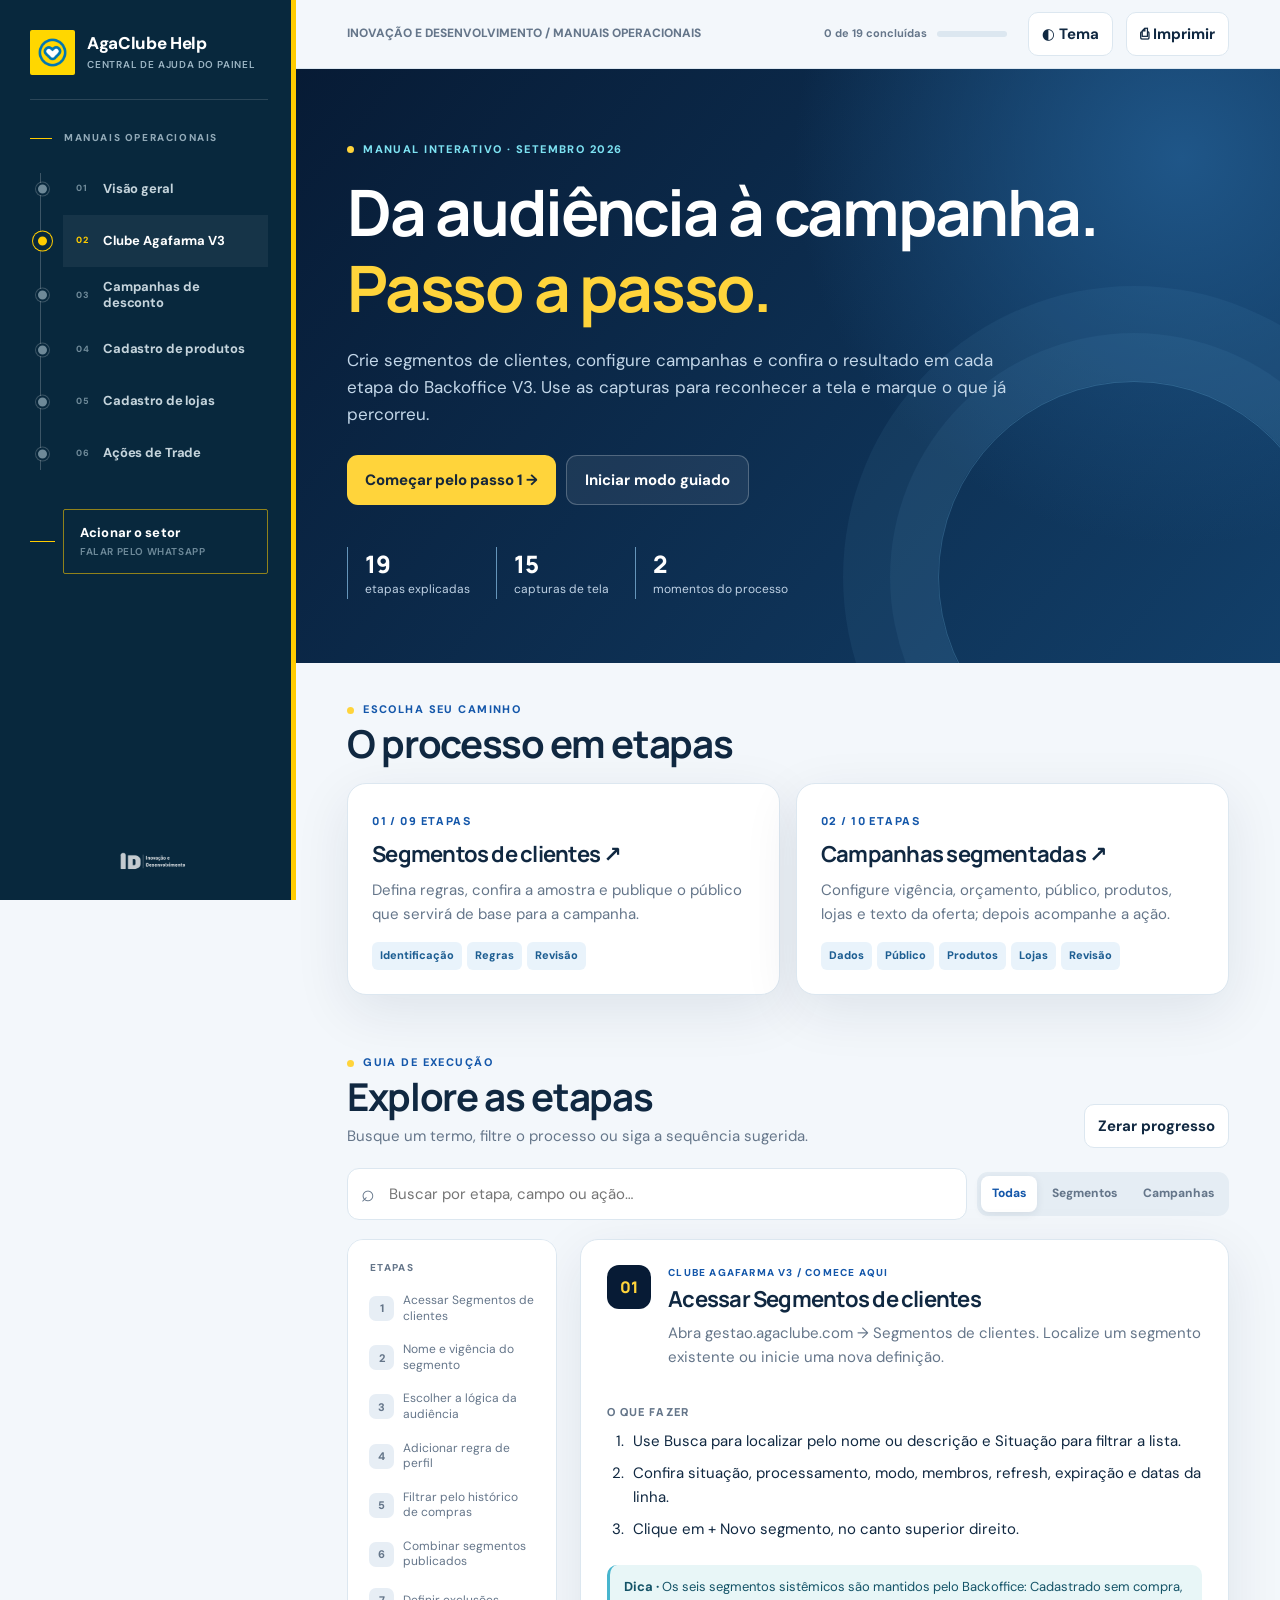
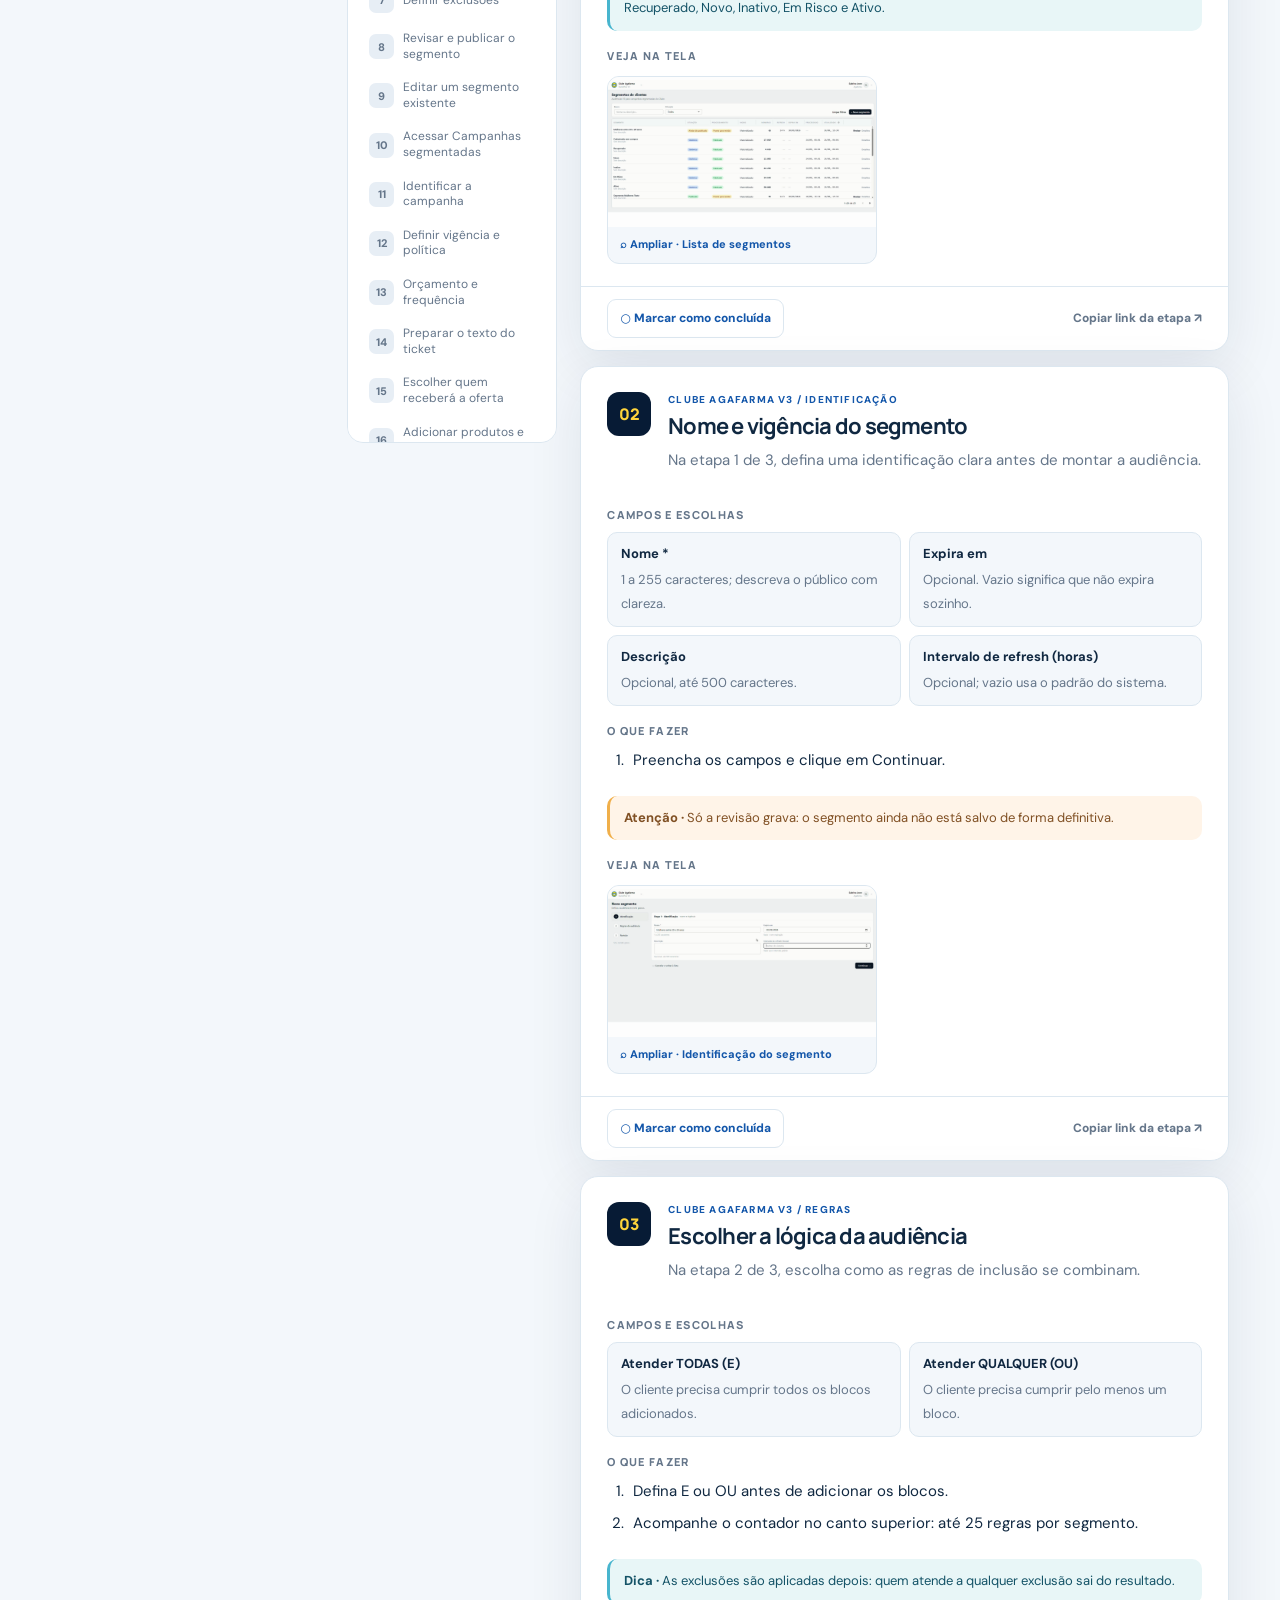
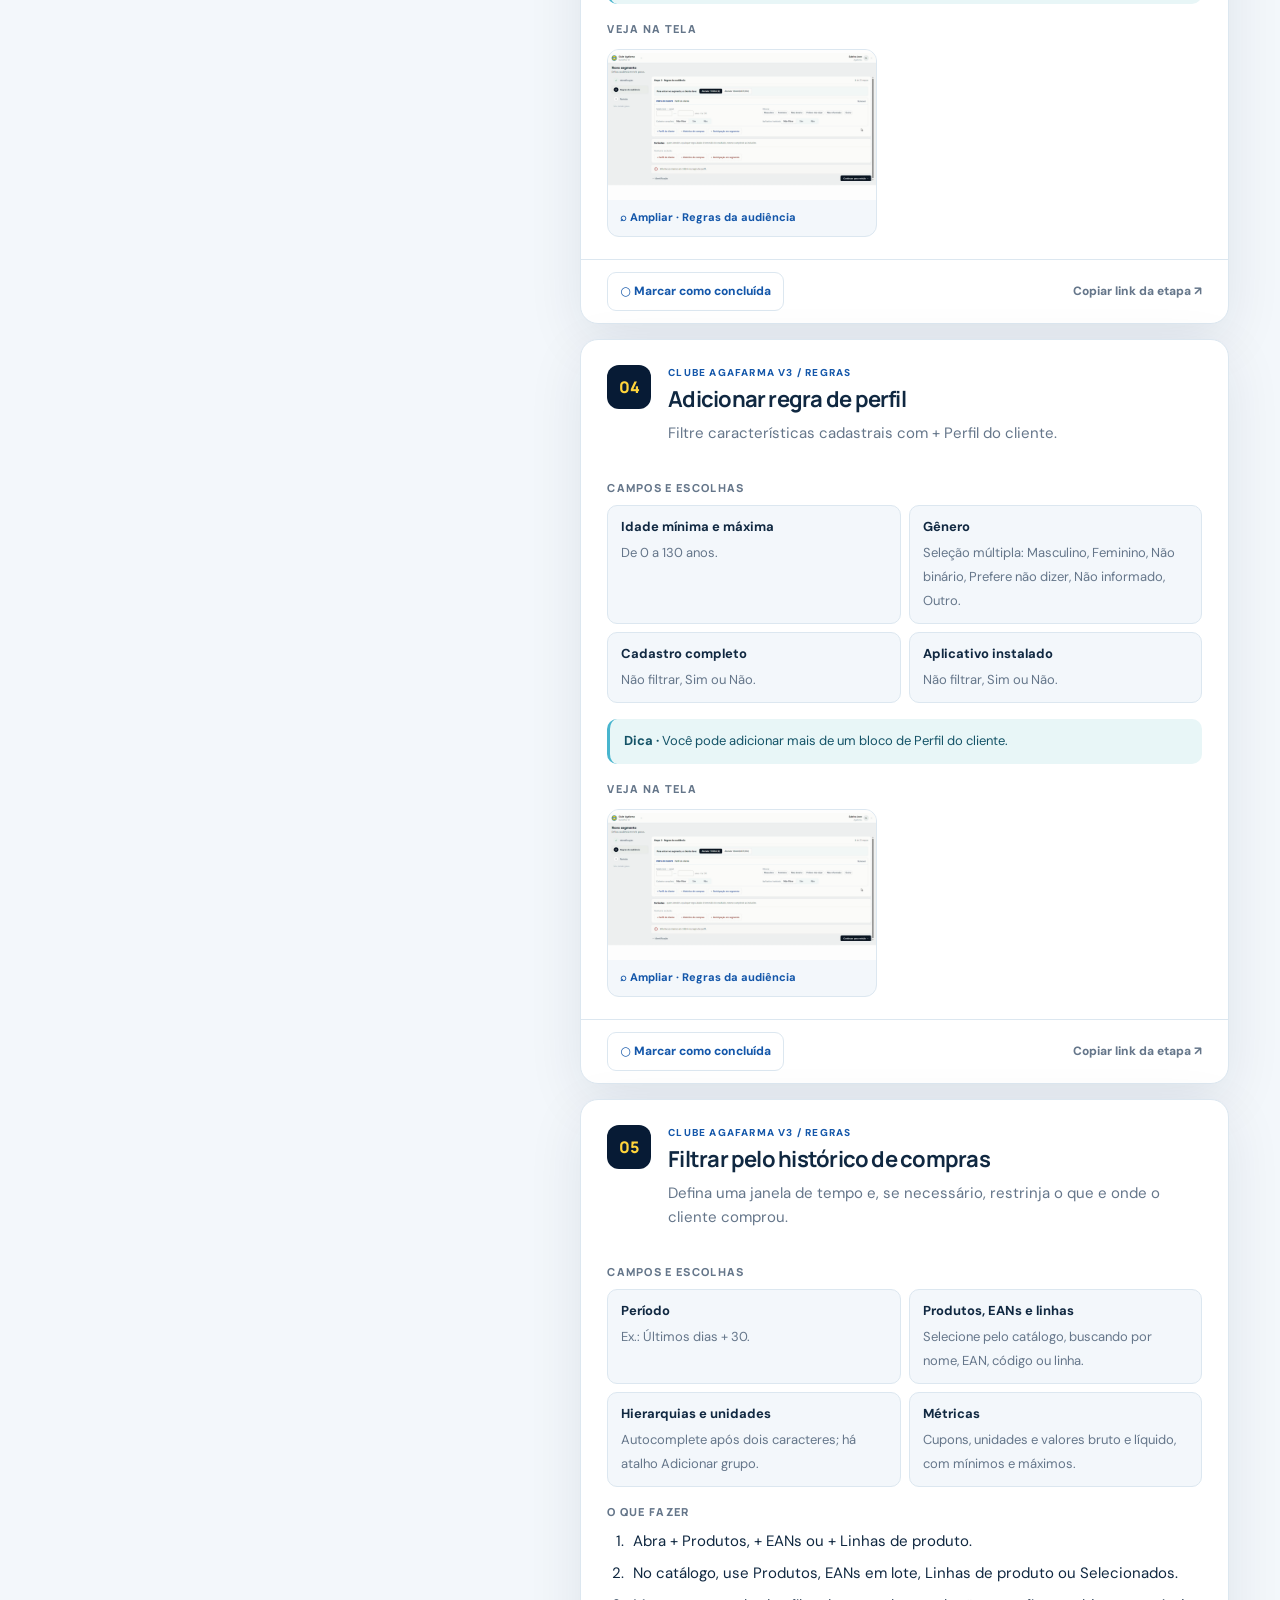
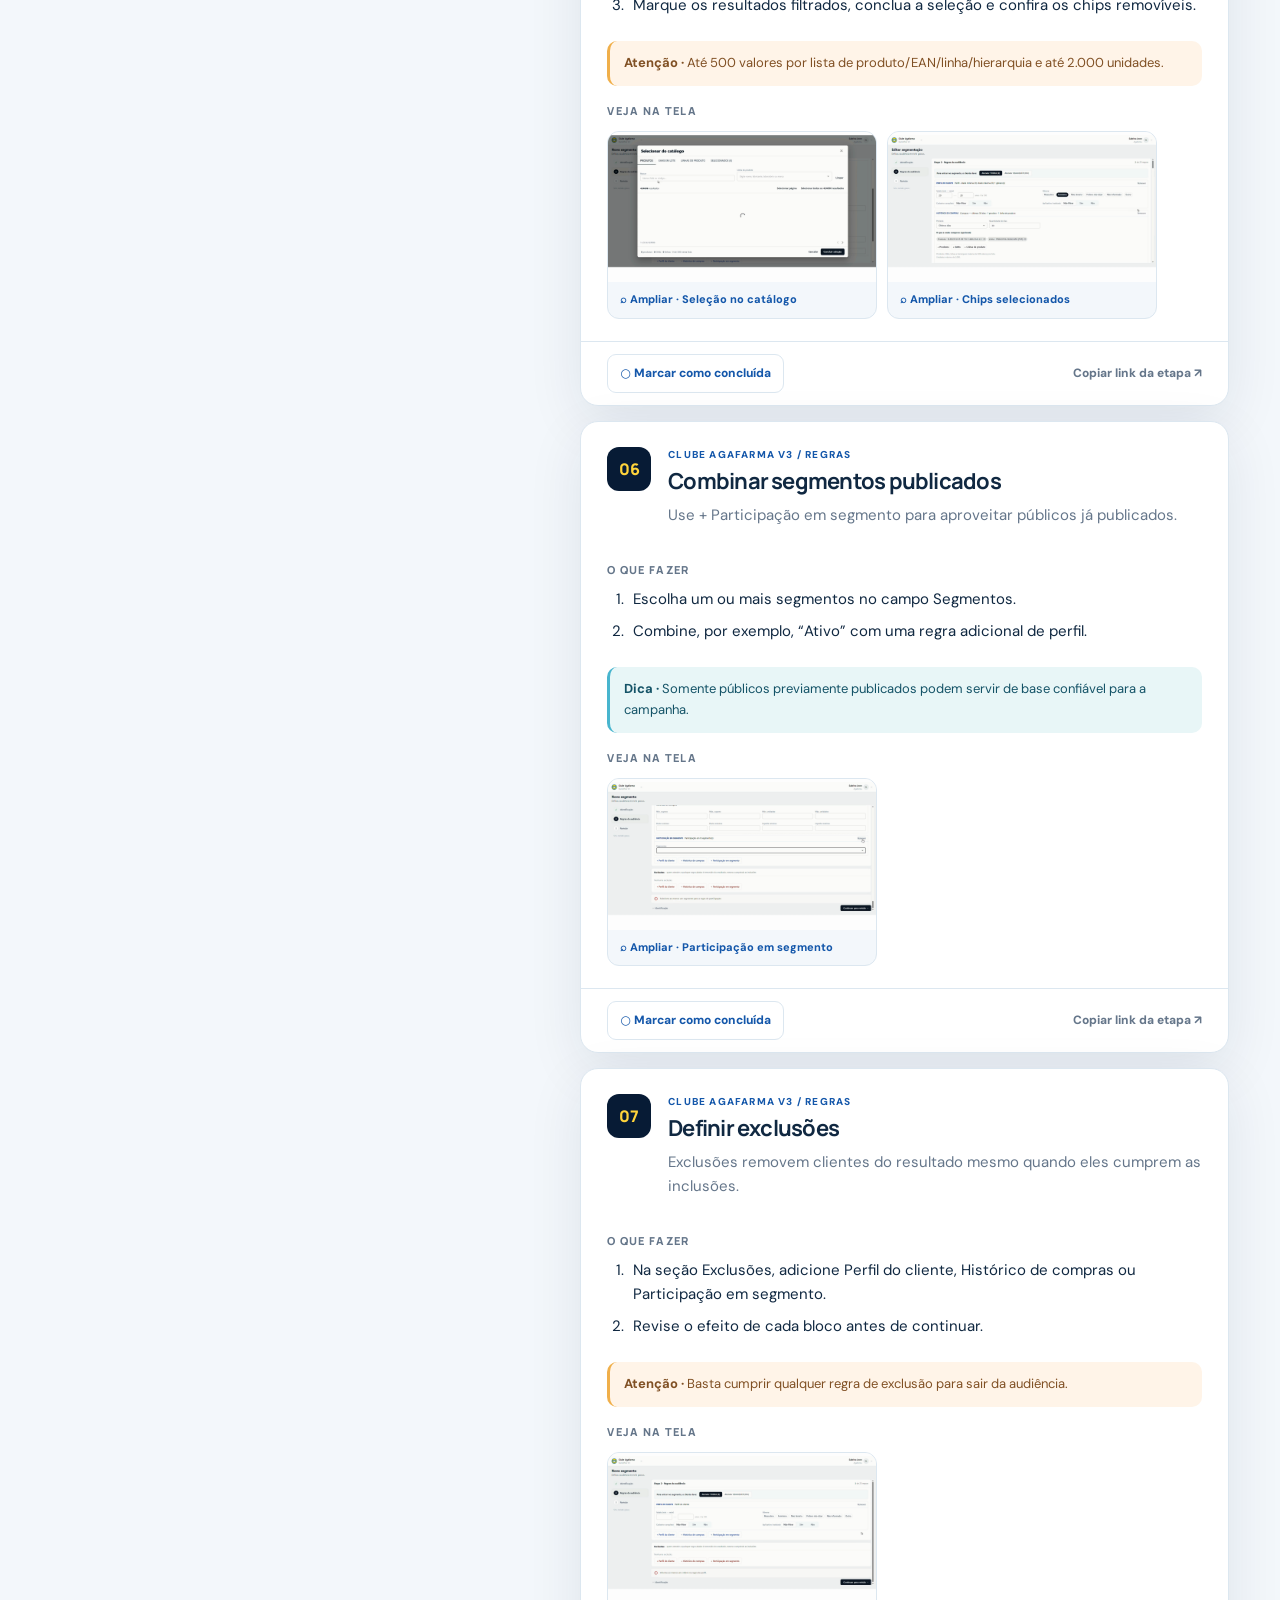
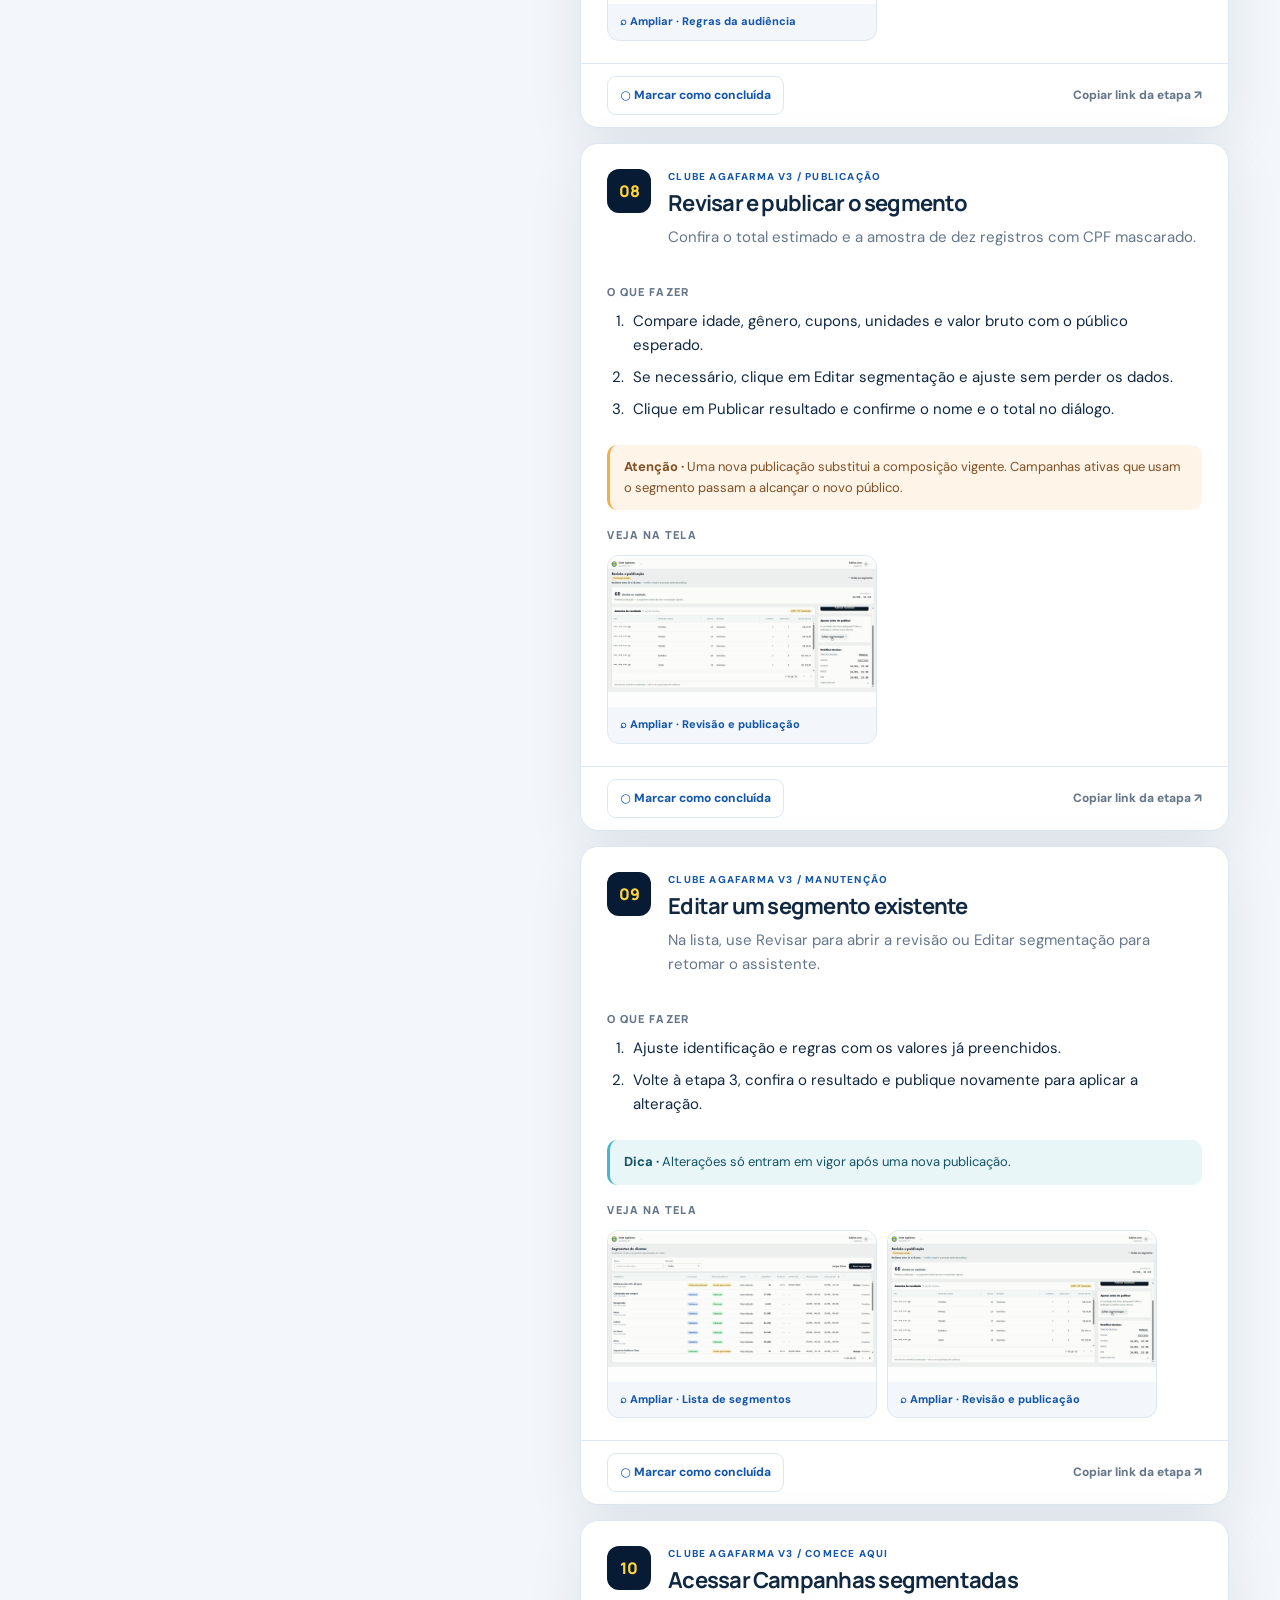
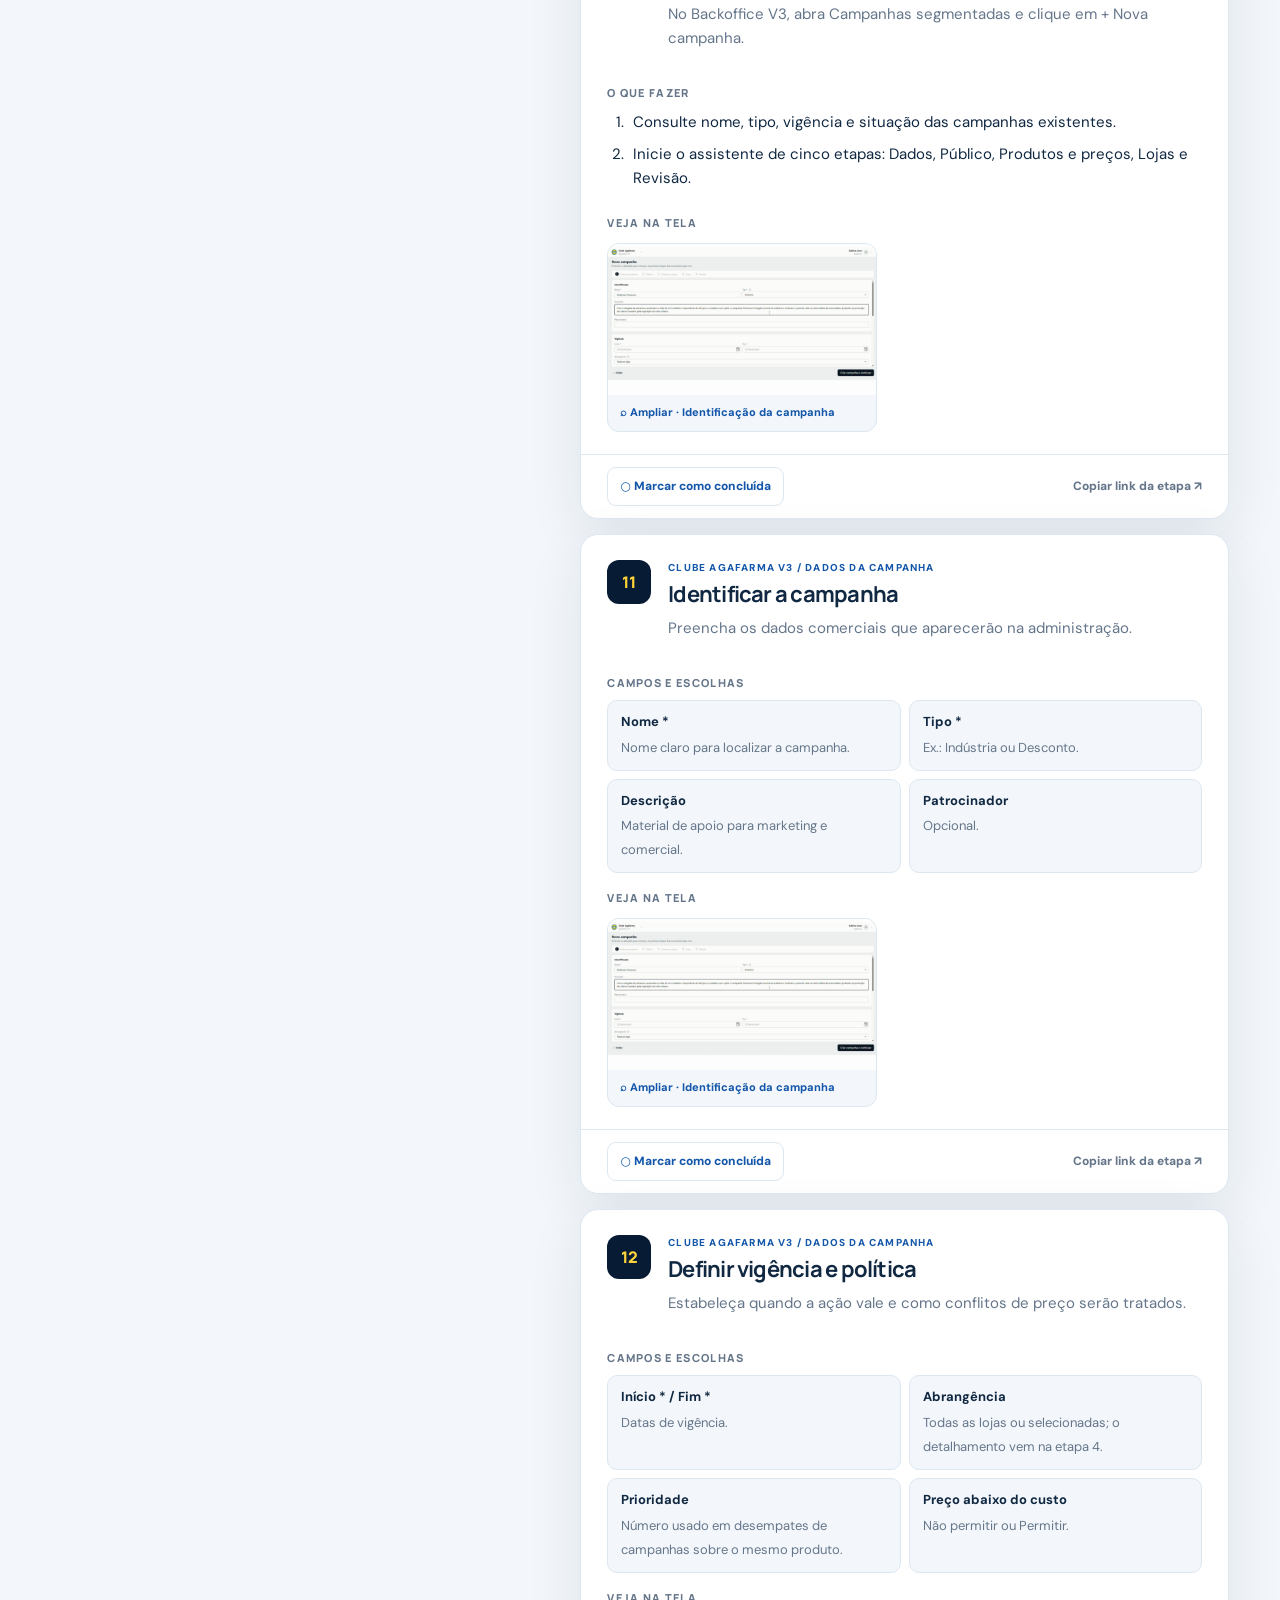
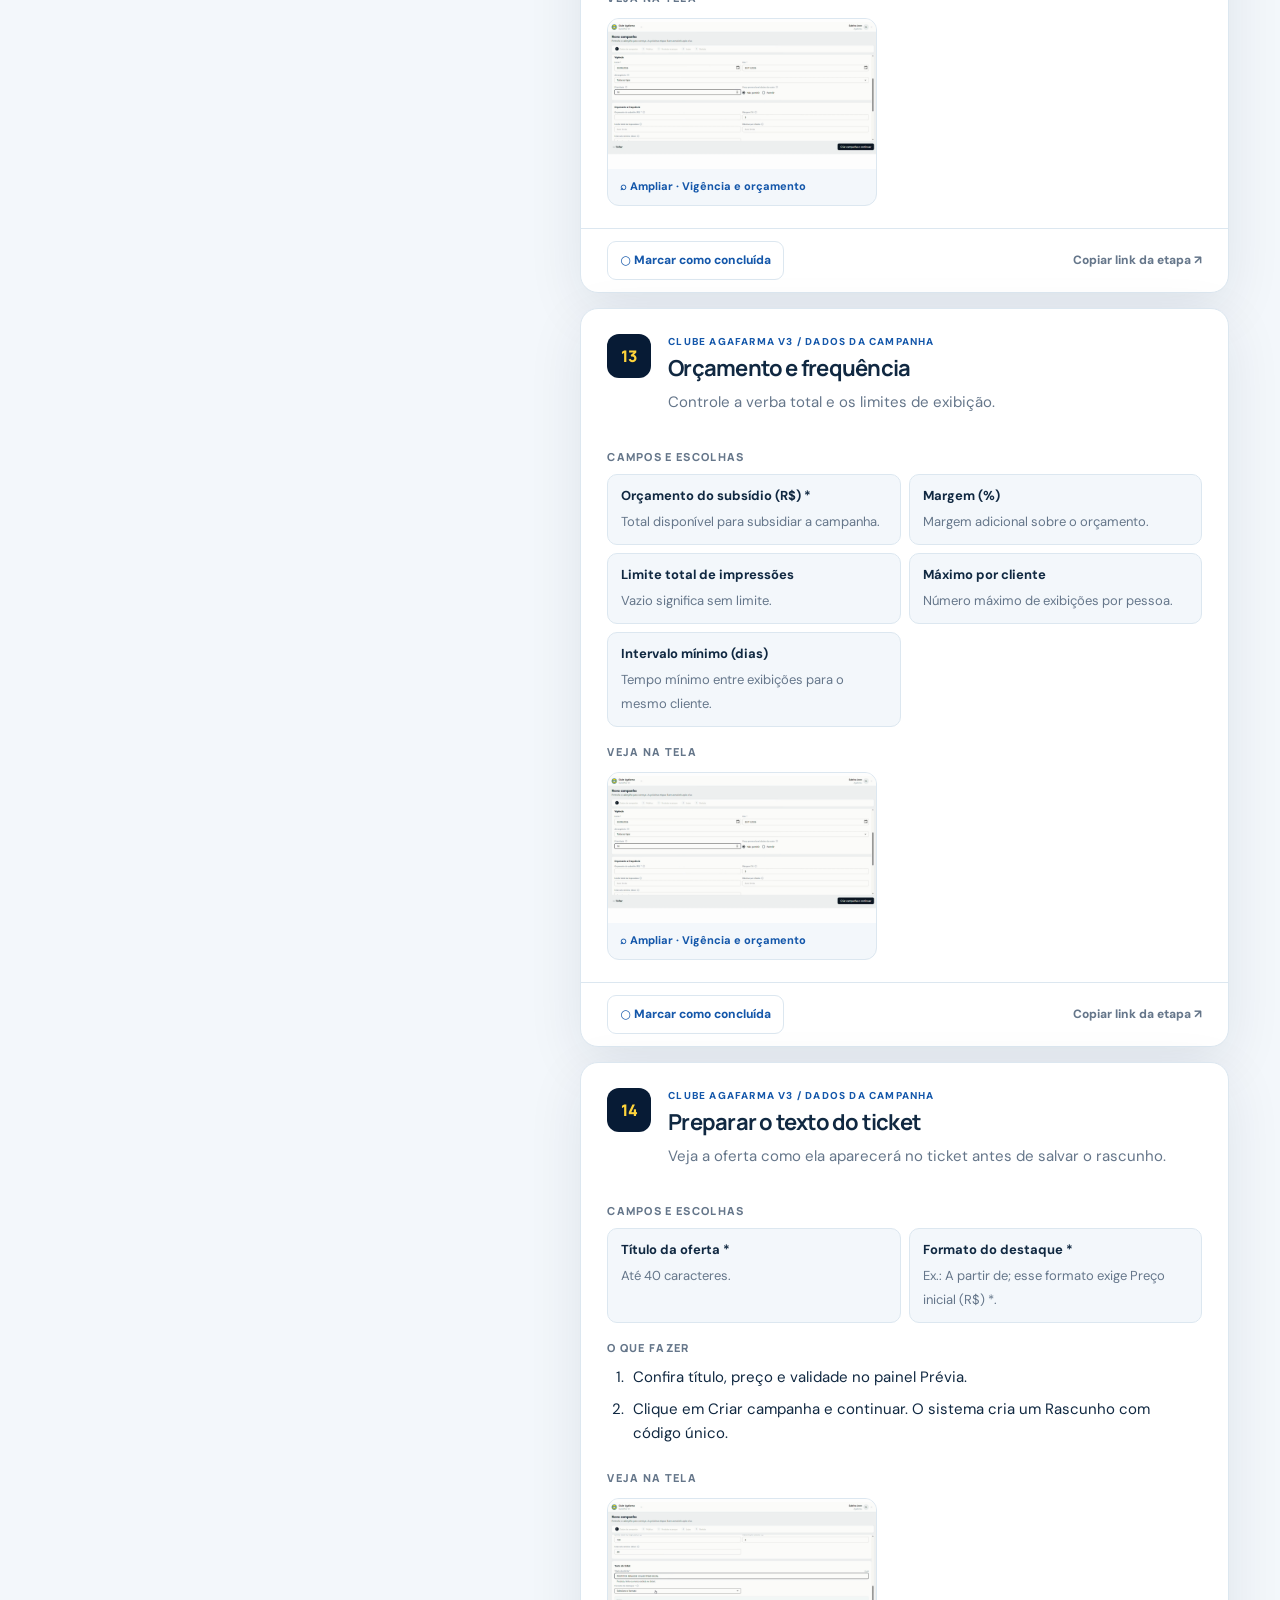
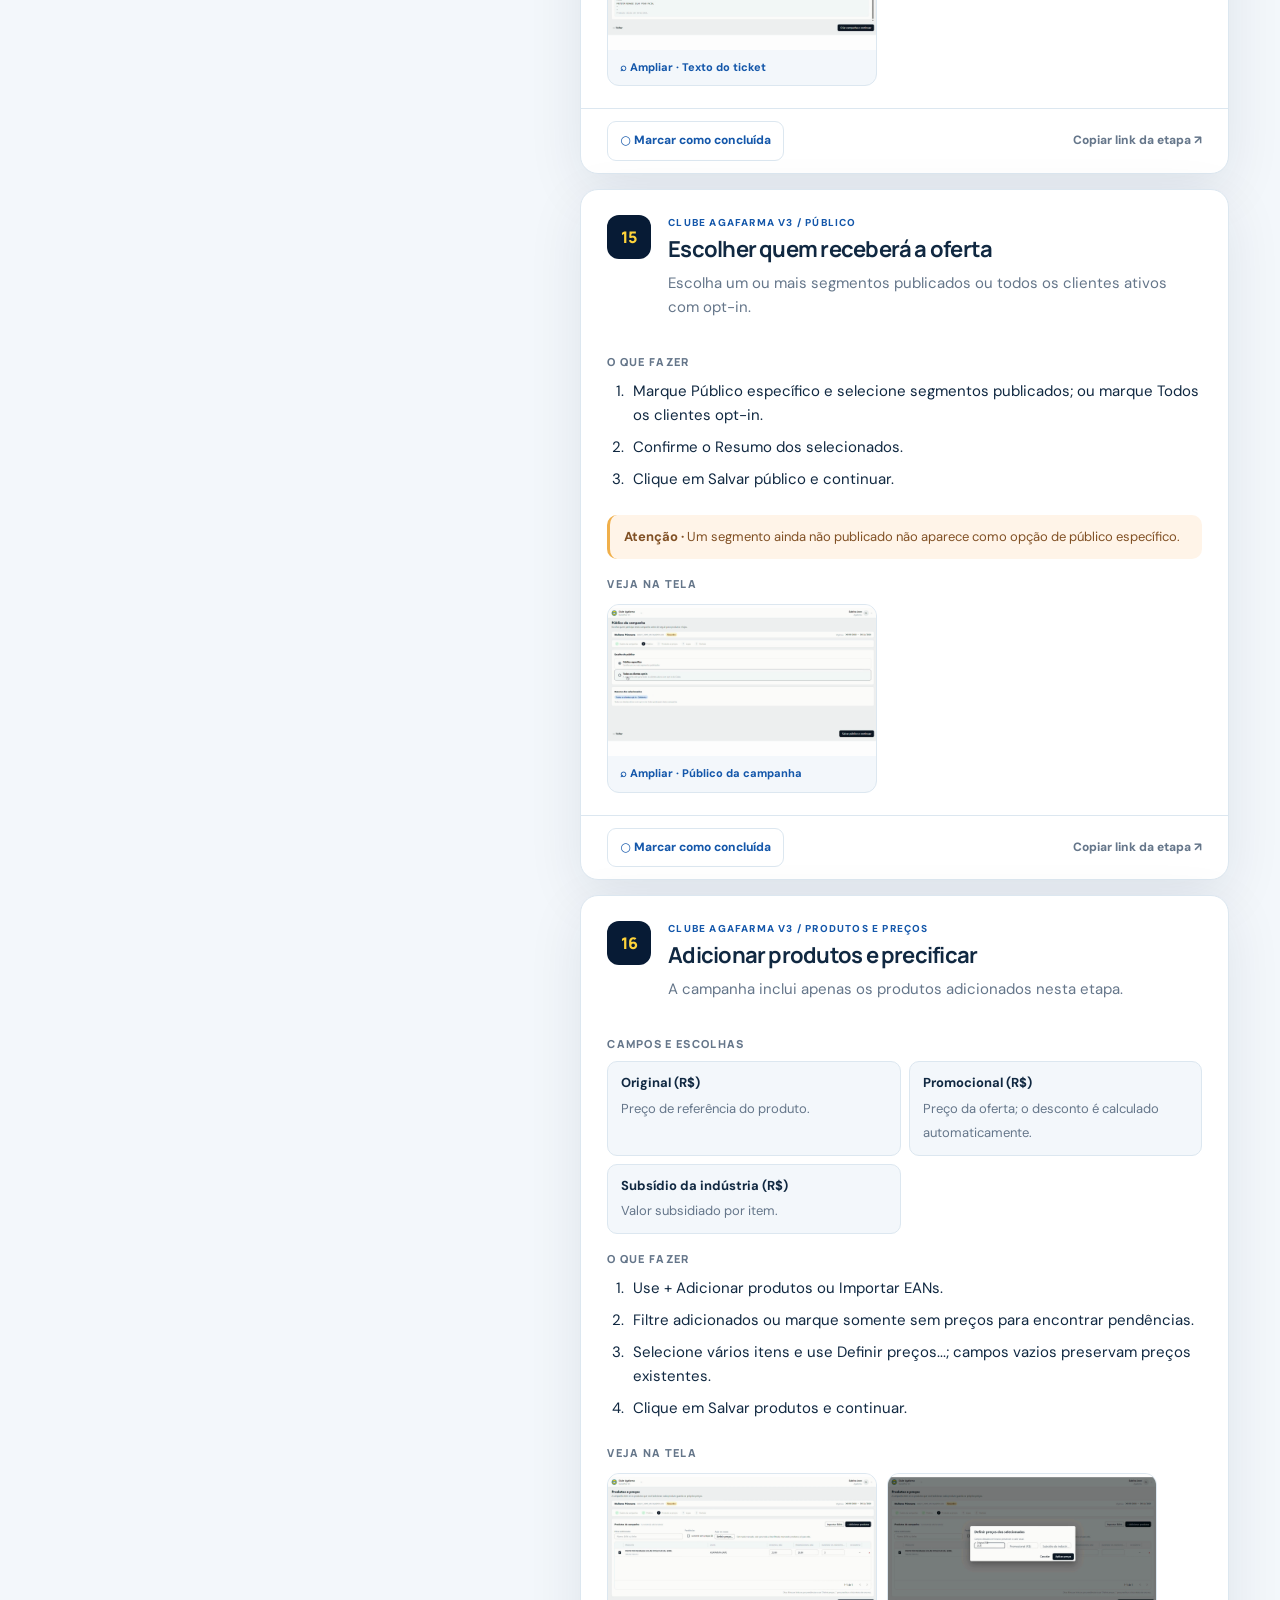
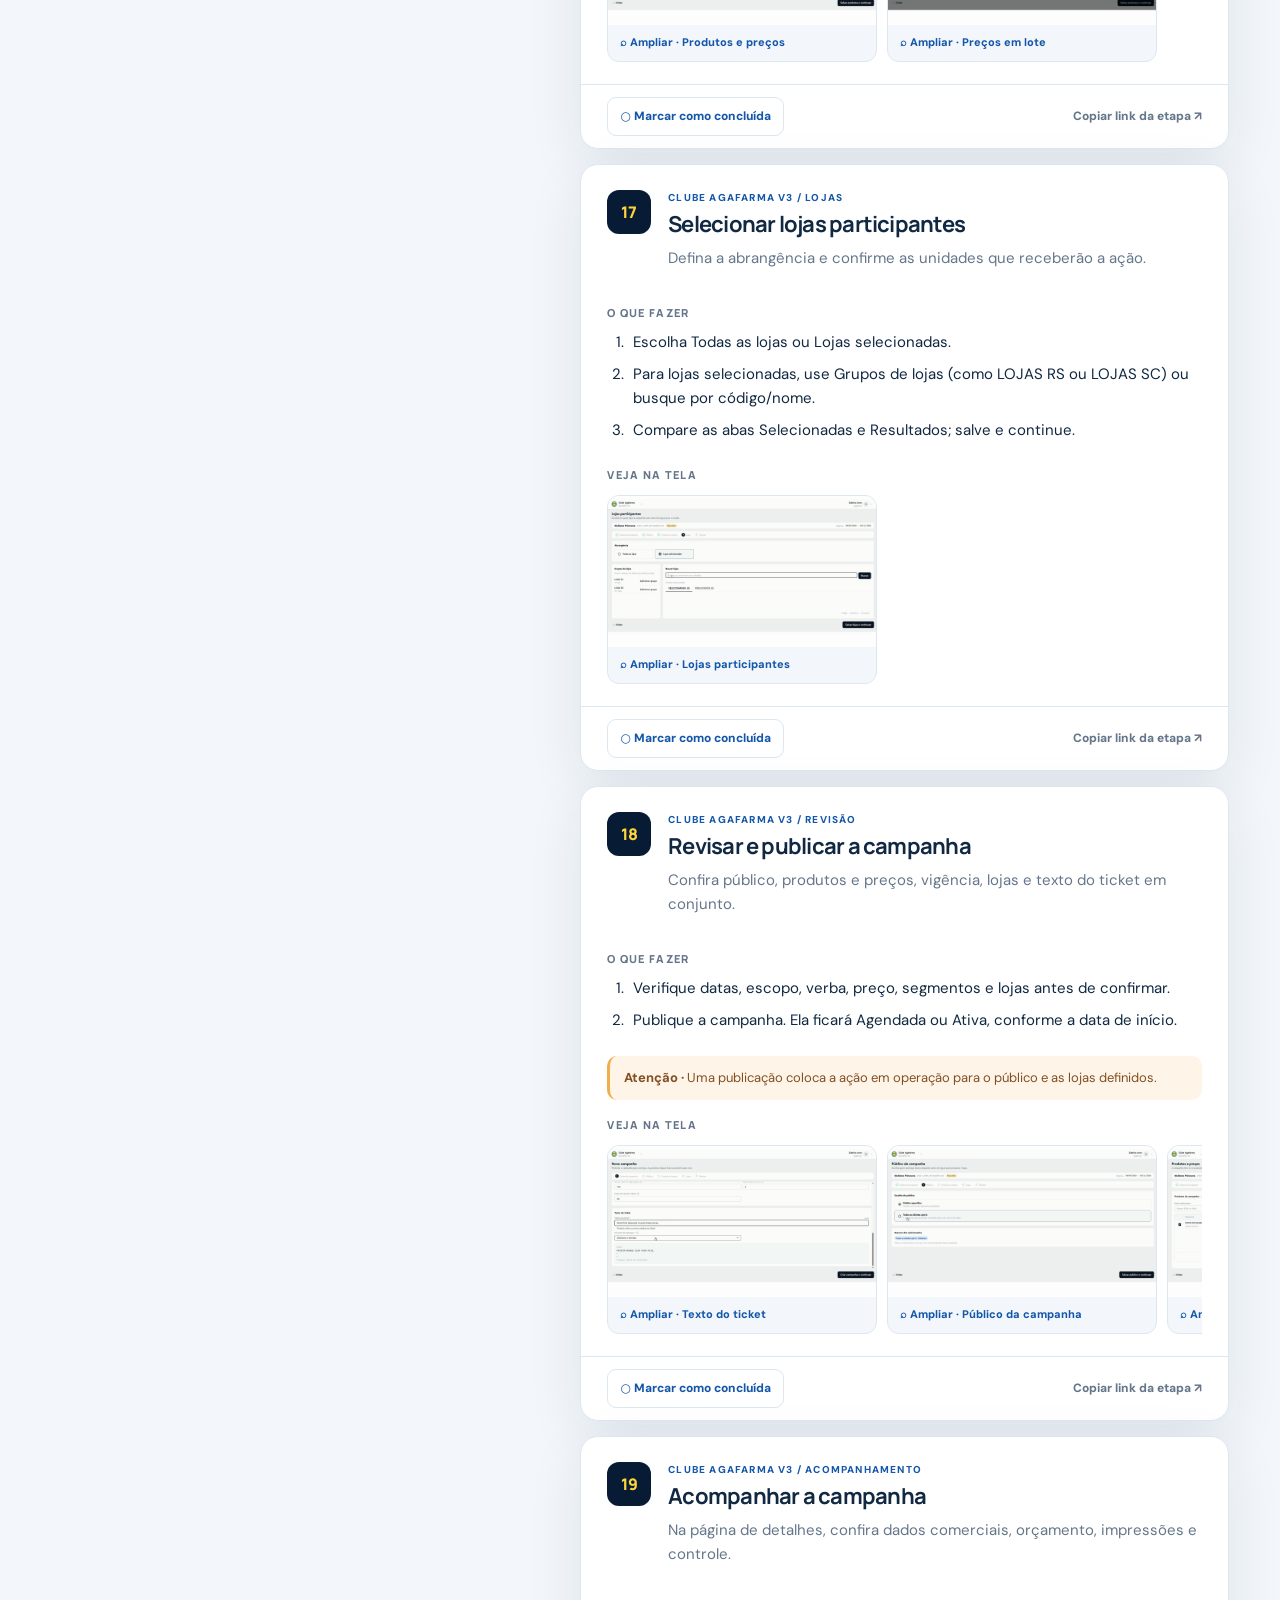
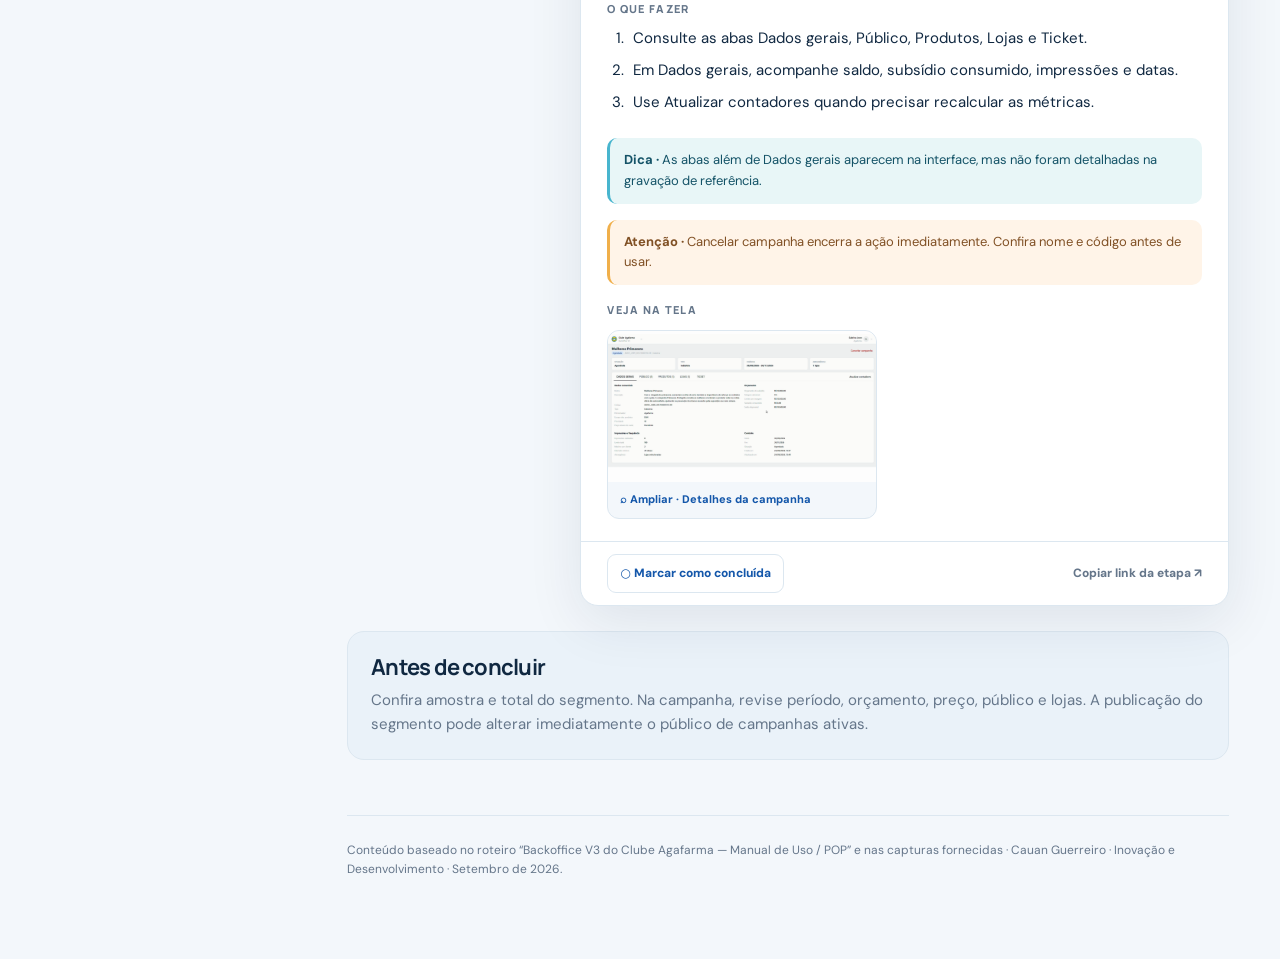
<file: clube-v3.html>
<!doctype html>
<html lang="pt-BR"><head>
<meta charset="utf-8"><meta name="viewport" content="width=device-width, initial-scale=1">
<meta name="theme-color" content="#092d46"><link rel="icon" type="image/png" href="midia/logo-agafarma.png">
<title>Clube Agafarma V3 — AgaClube Help</title>
<meta name="description" content="Manual interativo do painel Agafarma, com etapas, capturas e navegação guiada.">
<link rel="preconnect" href="https://fonts.googleapis.com"><link rel="preconnect" href="https://fonts.gstatic.com" crossorigin>
<link href="https://fonts.googleapis.com/css2?family=Inter:wght@400;600;700;800&family=DM+Sans:wght@400;500;600;700&family=Manrope:wght@400;500;600;700;800&display=swap" rel="stylesheet">
<link rel="stylesheet" href="assets/css/styles.css?v=20260924-3"><link rel="stylesheet" href="assets/css/manual.css?v=20260924-3">
<script src="assets/js/catalog.js?v=20260924-3" defer></script>
  <script src="assets/js/shell.js?v=20260924-3" defer></script><script src="assets/js/manual.js?v=20260924-3" defer></script>
</head><body class="manual-v3" data-page="clube-v3">
<div class="faixa" aria-hidden="true"><i></i><i></i></div>
<button class="menu-toggle" id="menu-toggle" type="button" aria-controls="sidebar" aria-expanded="false">
  <span aria-hidden="true"></span><span aria-hidden="true"></span><span aria-hidden="true"></span>
  <span class="sr-only">Abrir navegação</span>
</button>
<div class="sidebar-overlay" id="sidebar-overlay" hidden></div>
<aside class="app-sidebar" id="sidebar" aria-label="Navegação principal">
  <div class="barra">
    <button class="sidebar-close" id="sidebar-close" type="button" aria-label="Fechar navegação">×</button>
    <a class="marca-link" href="index.html" aria-label="AgaClube Help — página inicial">
      <img class="marca" src="midia/logo-agafarma.png" alt="">
      <span class="nome">AgaClube Help<small>Central de ajuda do painel</small></span>
    </a>
    <p class="sidebar-kicker">Manuais operacionais</p>
    <nav class="topo-nav" aria-label="Guias principais">
      <a href="index.html">Visão geral</a>
      <a href="clube-v3.html">Clube V3</a>
      <a href="campanhas.html">Campanhas</a>
      <a href="produtos.html">Produtos</a>
      <a href="lojas.html">Lojas</a>
      <a href="trade.html">Trade</a>
    </nav>
    <img class="setor" src="midia/logo-inovacao.png" alt="Inovação e Desenvolvimento">
  </div>
</aside>

<div class="app-main"><div class="app"><main class="manual-main">
  <div class="topbar"><span class="mobile-brand">♥ Clube Agafarma</span><span class="path">INOVAÇÃO E DESENVOLVIMENTO / MANUAIS OPERACIONAIS</span><span class="top-progress"><b id="progress-count">0 concluídas</b><span class="side-progress"><span id="progress-bar"></span></span></span><button class="iconbtn" id="theme" type="button" title="Alternar tema">◐ Tema</button><button class="iconbtn" id="print" type="button" title="Imprimir ou salvar em PDF">⎙ Imprimir</button></div>
  <header class="hero" id="top"><div class="hero-inner"><span class="eyebrow" id="hero-eyebrow"></span><h1 id="hero-title"></h1><p id="hero-description"></p><div class="hero-actions"><button class="primary" id="start" type="button">Começar pelo passo 1 →</button><button class="ghost" id="guided" type="button">Iniciar modo guiado</button></div><div class="hero-stats" id="hero-stats"></div></div></header>
  <div class="container"><section class="overview" id="overview"><div class="section-heading"><div><span class="eyebrow" style="color:var(--blue)">Escolha seu caminho</span><h2>O processo em etapas</h2></div></div><div class="overview-cards" id="overview-cards"></div></section>
  <section class="resource" id="resource"></section>
  <section class="workspace" id="guia"><div class="section-heading"><div><span class="eyebrow" style="color:var(--blue)">Guia de execução</span><h2>Explore as etapas</h2><p>Busque um termo, filtre o processo ou siga a sequência sugerida.</p></div><button class="textbtn" id="reset" type="button">Zerar progresso</button></div>
  <div class="toolrow"><label class="search"><input id="search" type="search" placeholder="Buscar por etapa, campo ou ação…" aria-label="Buscar no guia"></label><div class="segmented" id="filters" role="group" aria-label="Filtrar etapas"></div></div>
  <div class="reader-controls"><button class="textbtn" id="previous" type="button">← Anterior</button><span id="reader-status"></span><button class="textbtn" id="next" type="button">Próxima →</button><button class="textbtn" id="exit-reader" type="button">Sair do modo guiado</button></div>
  <div class="layout"><nav class="step-index" id="step-index" aria-label="Índice das etapas"></nav><div><div class="step-list" id="step-list"></div><div class="empty" id="empty" hidden>Nenhuma etapa encontrada. Tente outra busca ou remova o filtro.</div></div></div></section>
  <section class="step-card review-card" id="checklist"></section><aside class="bottom-note"><h3>Antes de concluir</h3><p id="bottom-note"></p></aside>
  <footer class="footer" id="footer-text"></footer></div>
</main></div>
<dialog class="modal" id="lightbox" aria-label="Captura ampliada"><div class="modal-wrap"><button class="modal-close" id="close-modal" aria-label="Fechar imagem">✕ Fechar</button><img id="modal-image" alt=""><div class="modal-caption" id="modal-caption"></div></div></dialog><div id="toast" class="toast" role="status" aria-live="polite"></div>
</div><script type="application/json" id="manual-data">{"name":"Clube Agafarma V3","eyebrow":"Manual interativo · Setembro 2026","title":"Da audiência à campanha.","highlight":"Passo a passo.","description":"Crie segmentos de clientes, configure campanhas e confira o resultado em cada etapa do Backoffice V3. Use as capturas para reconhecer a tela e marque o que já percorreu.","sections":[{"key":"segmentos","short":"Segmentos","kicker":"01 / 09 etapas","title":"Segmentos de clientes","description":"Defina regras, confira a amostra e publique o público que servirá de base para a campanha.","tags":["Identificação","Regras","Revisão"]},{"key":"campanhas","short":"Campanhas","kicker":"02 / 10 etapas","title":"Campanhas segmentadas","description":"Configure vigência, orçamento, público, produtos, lojas e texto da oferta; depois acompanhe a ação.","tags":["Dados","Público","Produtos","Lojas","Revisão"]}],"warning":"Confira amostra e total do segmento. Na campanha, revise período, orçamento, preço, público e lojas. A publicação do segmento pode alterar imediatamente o público de campanhas ativas.","footer":"Conteúdo baseado no roteiro “Backoffice V3 do Clube Agafarma — Manual de Uso / POP” e nas capturas fornecidas · Cauan Guerreiro · Inovação e Desenvolvimento · Setembro de 2026.","steps":[{"id":1,"group":"segmentos","phase":"Comece aqui","title":"Acessar Segmentos de clientes","intro":"Abra gestao.agaclube.com → Segmentos de clientes. Localize um segmento existente ou inicie uma nova definição.","actions":["Use Busca para localizar pelo nome ou descrição e Situação para filtrar a lista.","Confira situação, processamento, modo, membros, refresh, expiração e datas da linha.","Clique em + Novo segmento, no canto superior direito."],"tip":"Os seis segmentos sistêmicos são mantidos pelo Backoffice: Cadastrado sem compra, Recuperado, Novo, Inativo, Em Risco e Ativo.","shots":[{"src":"midia/clube-v3/01.png","cap":"Lista de segmentos"}],"anchor":"etapa-1"},{"id":2,"group":"segmentos","phase":"Identificação","title":"Nome e vigência do segmento","intro":"Na etapa 1 de 3, defina uma identificação clara antes de montar a audiência.","fields":[["Nome *","1 a 255 caracteres; descreva o público com clareza."],["Expira em","Opcional. Vazio significa que não expira sozinho."],["Descrição","Opcional, até 500 caracteres."],["Intervalo de refresh (horas)","Opcional; vazio usa o padrão do sistema."]],"actions":["Preencha os campos e clique em Continuar."],"warning":"Só a revisão grava: o segmento ainda não está salvo de forma definitiva.","shots":[{"src":"midia/clube-v3/02.png","cap":"Identificação do segmento"}],"anchor":"etapa-2"},{"id":3,"group":"segmentos","phase":"Regras","title":"Escolher a lógica da audiência","intro":"Na etapa 2 de 3, escolha como as regras de inclusão se combinam.","fields":[["Atender TODAS (E)","O cliente precisa cumprir todos os blocos adicionados."],["Atender QUALQUER (OU)","O cliente precisa cumprir pelo menos um bloco."]],"actions":["Defina E ou OU antes de adicionar os blocos.","Acompanhe o contador no canto superior: até 25 regras por segmento."],"tip":"As exclusões são aplicadas depois: quem atende a qualquer exclusão sai do resultado.","shots":[{"src":"midia/clube-v3/03.png","cap":"Regras da audiência"}],"anchor":"etapa-3"},{"id":4,"group":"segmentos","phase":"Regras","title":"Adicionar regra de perfil","intro":"Filtre características cadastrais com + Perfil do cliente.","fields":[["Idade mínima e máxima","De 0 a 130 anos."],["Gênero","Seleção múltipla: Masculino, Feminino, Não binário, Prefere não dizer, Não informado, Outro."],["Cadastro completo","Não filtrar, Sim ou Não."],["Aplicativo instalado","Não filtrar, Sim ou Não."]],"tip":"Você pode adicionar mais de um bloco de Perfil do cliente.","shots":[{"src":"midia/clube-v3/03.png","cap":"Regras da audiência"}],"anchor":"etapa-4"},{"id":5,"group":"segmentos","phase":"Regras","title":"Filtrar pelo histórico de compras","intro":"Defina uma janela de tempo e, se necessário, restrinja o que e onde o cliente comprou.","fields":[["Período","Ex.: Últimos dias + 30."],["Produtos, EANs e linhas","Selecione pelo catálogo, buscando por nome, EAN, código ou linha."],["Hierarquias e unidades","Autocomplete após dois caracteres; há atalho Adicionar grupo."],["Métricas","Cupons, unidades e valores bruto e líquido, com mínimos e máximos."]],"actions":["Abra + Produtos, + EANs ou + Linhas de produto.","No catálogo, use Produtos, EANs em lote, Linhas de produto ou Selecionados.","Marque os resultados filtrados, conclua a seleção e confira os chips removíveis."],"warning":"Até 500 valores por lista de produto/EAN/linha/hierarquia e até 2.000 unidades.","shots":[{"src":"midia/clube-v3/04.png","cap":"Seleção no catálogo"},{"src":"midia/clube-v3/05.png","cap":"Chips selecionados"}],"anchor":"etapa-5"},{"id":6,"group":"segmentos","phase":"Regras","title":"Combinar segmentos publicados","intro":"Use + Participação em segmento para aproveitar públicos já publicados.","actions":["Escolha um ou mais segmentos no campo Segmentos.","Combine, por exemplo, “Ativo” com uma regra adicional de perfil."],"tip":"Somente públicos previamente publicados podem servir de base confiável para a campanha.","shots":[{"src":"midia/clube-v3/06.png","cap":"Participação em segmento"}],"anchor":"etapa-6"},{"id":7,"group":"segmentos","phase":"Regras","title":"Definir exclusões","intro":"Exclusões removem clientes do resultado mesmo quando eles cumprem as inclusões.","actions":["Na seção Exclusões, adicione Perfil do cliente, Histórico de compras ou Participação em segmento.","Revise o efeito de cada bloco antes de continuar."],"warning":"Basta cumprir qualquer regra de exclusão para sair da audiência.","shots":[{"src":"midia/clube-v3/03.png","cap":"Regras da audiência"}],"anchor":"etapa-7"},{"id":8,"group":"segmentos","phase":"Publicação","title":"Revisar e publicar o segmento","intro":"Confira o total estimado e a amostra de dez registros com CPF mascarado.","actions":["Compare idade, gênero, cupons, unidades e valor bruto com o público esperado.","Se necessário, clique em Editar segmentação e ajuste sem perder os dados.","Clique em Publicar resultado e confirme o nome e o total no diálogo."],"warning":"Uma nova publicação substitui a composição vigente. Campanhas ativas que usam o segmento passam a alcançar o novo público.","shots":[{"src":"midia/clube-v3/07.png","cap":"Revisão e publicação"}],"anchor":"etapa-8"},{"id":9,"group":"segmentos","phase":"Manutenção","title":"Editar um segmento existente","intro":"Na lista, use Revisar para abrir a revisão ou Editar segmentação para retomar o assistente.","actions":["Ajuste identificação e regras com os valores já preenchidos.","Volte à etapa 3, confira o resultado e publique novamente para aplicar a alteração."],"tip":"Alterações só entram em vigor após uma nova publicação.","shots":[{"src":"midia/clube-v3/01.png","cap":"Lista de segmentos"},{"src":"midia/clube-v3/07.png","cap":"Revisão e publicação"}],"anchor":"etapa-9"},{"id":10,"group":"campanhas","phase":"Comece aqui","title":"Acessar Campanhas segmentadas","intro":"No Backoffice V3, abra Campanhas segmentadas e clique em + Nova campanha.","actions":["Consulte nome, tipo, vigência e situação das campanhas existentes.","Inicie o assistente de cinco etapas: Dados, Público, Produtos e preços, Lojas e Revisão."],"shots":[{"src":"midia/clube-v3/08.png","cap":"Identificação da campanha"}],"anchor":"etapa-10"},{"id":11,"group":"campanhas","phase":"Dados da campanha","title":"Identificar a campanha","intro":"Preencha os dados comerciais que aparecerão na administração.","fields":[["Nome *","Nome claro para localizar a campanha."],["Tipo *","Ex.: Indústria ou Desconto."],["Descrição","Material de apoio para marketing e comercial."],["Patrocinador","Opcional."]],"shots":[{"src":"midia/clube-v3/08.png","cap":"Identificação da campanha"}],"anchor":"etapa-11"},{"id":12,"group":"campanhas","phase":"Dados da campanha","title":"Definir vigência e política","intro":"Estabeleça quando a ação vale e como conflitos de preço serão tratados.","fields":[["Início * / Fim *","Datas de vigência."],["Abrangência","Todas as lojas ou selecionadas; o detalhamento vem na etapa 4."],["Prioridade","Número usado em desempates de campanhas sobre o mesmo produto."],["Preço abaixo do custo","Não permitir ou Permitir."]],"shots":[{"src":"midia/clube-v3/09.png","cap":"Vigência e orçamento"}],"anchor":"etapa-12"},{"id":13,"group":"campanhas","phase":"Dados da campanha","title":"Orçamento e frequência","intro":"Controle a verba total e os limites de exibição.","fields":[["Orçamento do subsídio (R$) *","Total disponível para subsidiar a campanha."],["Margem (%)","Margem adicional sobre o orçamento."],["Limite total de impressões","Vazio significa sem limite."],["Máximo por cliente","Número máximo de exibições por pessoa."],["Intervalo mínimo (dias)","Tempo mínimo entre exibições para o mesmo cliente."]],"shots":[{"src":"midia/clube-v3/09.png","cap":"Vigência e orçamento"}],"anchor":"etapa-13"},{"id":14,"group":"campanhas","phase":"Dados da campanha","title":"Preparar o texto do ticket","intro":"Veja a oferta como ela aparecerá no ticket antes de salvar o rascunho.","fields":[["Título da oferta *","Até 40 caracteres."],["Formato do destaque *","Ex.: A partir de; esse formato exige Preço inicial (R$) *."]],"actions":["Confira título, preço e validade no painel Prévia.","Clique em Criar campanha e continuar. O sistema cria um Rascunho com código único."],"shots":[{"src":"midia/clube-v3/10.png","cap":"Texto do ticket"}],"anchor":"etapa-14"},{"id":15,"group":"campanhas","phase":"Público","title":"Escolher quem receberá a oferta","intro":"Escolha um ou mais segmentos publicados ou todos os clientes ativos com opt-in.","actions":["Marque Público específico e selecione segmentos publicados; ou marque Todos os clientes opt-in.","Confirme o Resumo dos selecionados.","Clique em Salvar público e continuar."],"warning":"Um segmento ainda não publicado não aparece como opção de público específico.","shots":[{"src":"midia/clube-v3/11.png","cap":"Público da campanha"}],"anchor":"etapa-15"},{"id":16,"group":"campanhas","phase":"Produtos e preços","title":"Adicionar produtos e precificar","intro":"A campanha inclui apenas os produtos adicionados nesta etapa.","fields":[["Original (R$)","Preço de referência do produto."],["Promocional (R$)","Preço da oferta; o desconto é calculado automaticamente."],["Subsídio da indústria (R$)","Valor subsidiado por item."]],"actions":["Use + Adicionar produtos ou Importar EANs.","Filtre adicionados ou marque somente sem preços para encontrar pendências.","Selecione vários itens e use Definir preços...; campos vazios preservam preços existentes.","Clique em Salvar produtos e continuar."],"shots":[{"src":"midia/clube-v3/12.png","cap":"Produtos e preços"},{"src":"midia/clube-v3/13.png","cap":"Preços em lote"}],"anchor":"etapa-16"},{"id":17,"group":"campanhas","phase":"Lojas","title":"Selecionar lojas participantes","intro":"Defina a abrangência e confirme as unidades que receberão a ação.","actions":["Escolha Todas as lojas ou Lojas selecionadas.","Para lojas selecionadas, use Grupos de lojas (como LOJAS RS ou LOJAS SC) ou busque por código/nome.","Compare as abas Selecionadas e Resultados; salve e continue."],"shots":[{"src":"midia/clube-v3/14.png","cap":"Lojas participantes"}],"anchor":"etapa-17"},{"id":18,"group":"campanhas","phase":"Revisão","title":"Revisar e publicar a campanha","intro":"Confira público, produtos e preços, vigência, lojas e texto do ticket em conjunto.","actions":["Verifique datas, escopo, verba, preço, segmentos e lojas antes de confirmar.","Publique a campanha. Ela ficará Agendada ou Ativa, conforme a data de início."],"warning":"Uma publicação coloca a ação em operação para o público e as lojas definidos.","shots":[{"src":"midia/clube-v3/10.png","cap":"Texto do ticket"},{"src":"midia/clube-v3/11.png","cap":"Público da campanha"},{"src":"midia/clube-v3/12.png","cap":"Produtos e preços"},{"src":"midia/clube-v3/14.png","cap":"Lojas participantes"}],"anchor":"etapa-18"},{"id":19,"group":"campanhas","phase":"Acompanhamento","title":"Acompanhar a campanha","intro":"Na página de detalhes, confira dados comerciais, orçamento, impressões e controle.","actions":["Consulte as abas Dados gerais, Público, Produtos, Lojas e Ticket.","Em Dados gerais, acompanhe saldo, subsídio consumido, impressões e datas.","Use Atualizar contadores quando precisar recalcular as métricas."],"warning":"Cancelar campanha encerra a ação imediatamente. Confira nome e código antes de usar.","tip":"As abas além de Dados gerais aparecem na interface, mas não foram detalhadas na gravação de referência.","shots":[{"src":"midia/clube-v3/15.png","cap":"Detalhes da campanha"}],"anchor":"etapa-19"}],"key":"clube-v3"}</script></body></html>
</file>
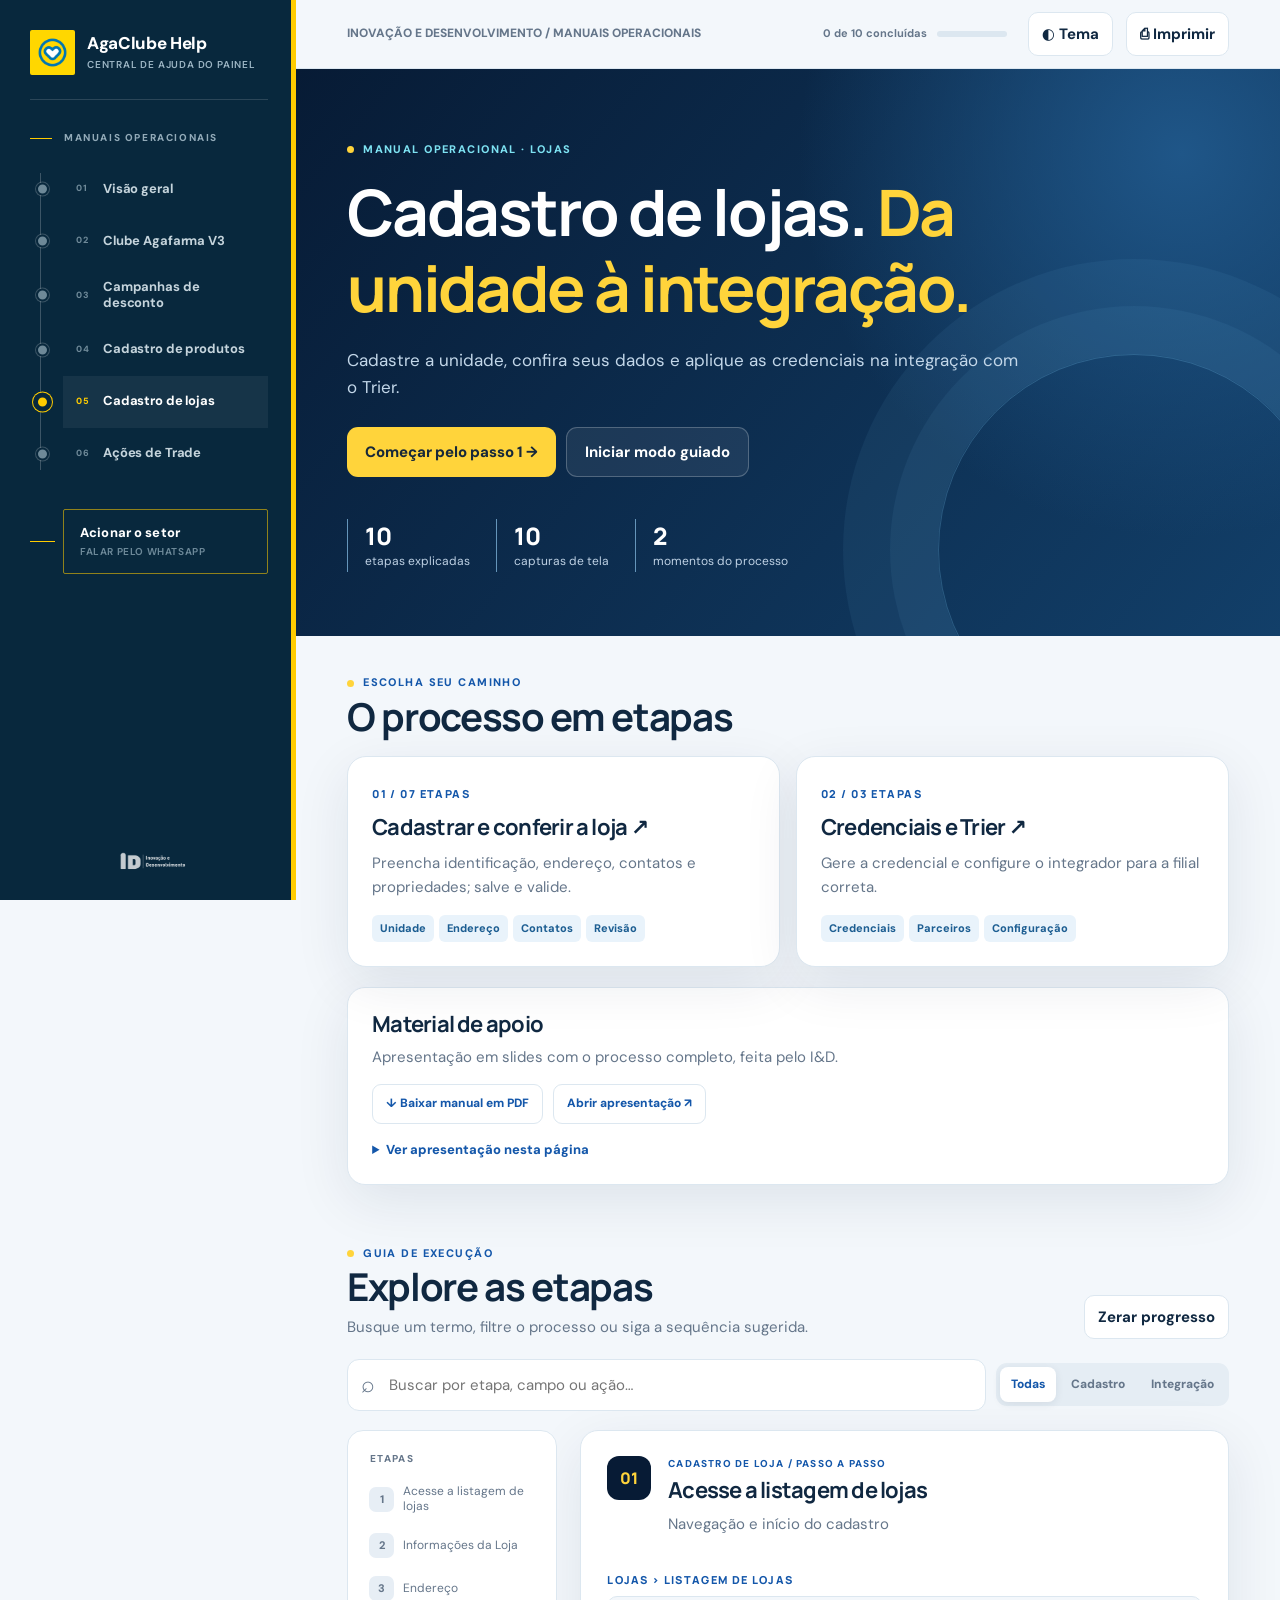
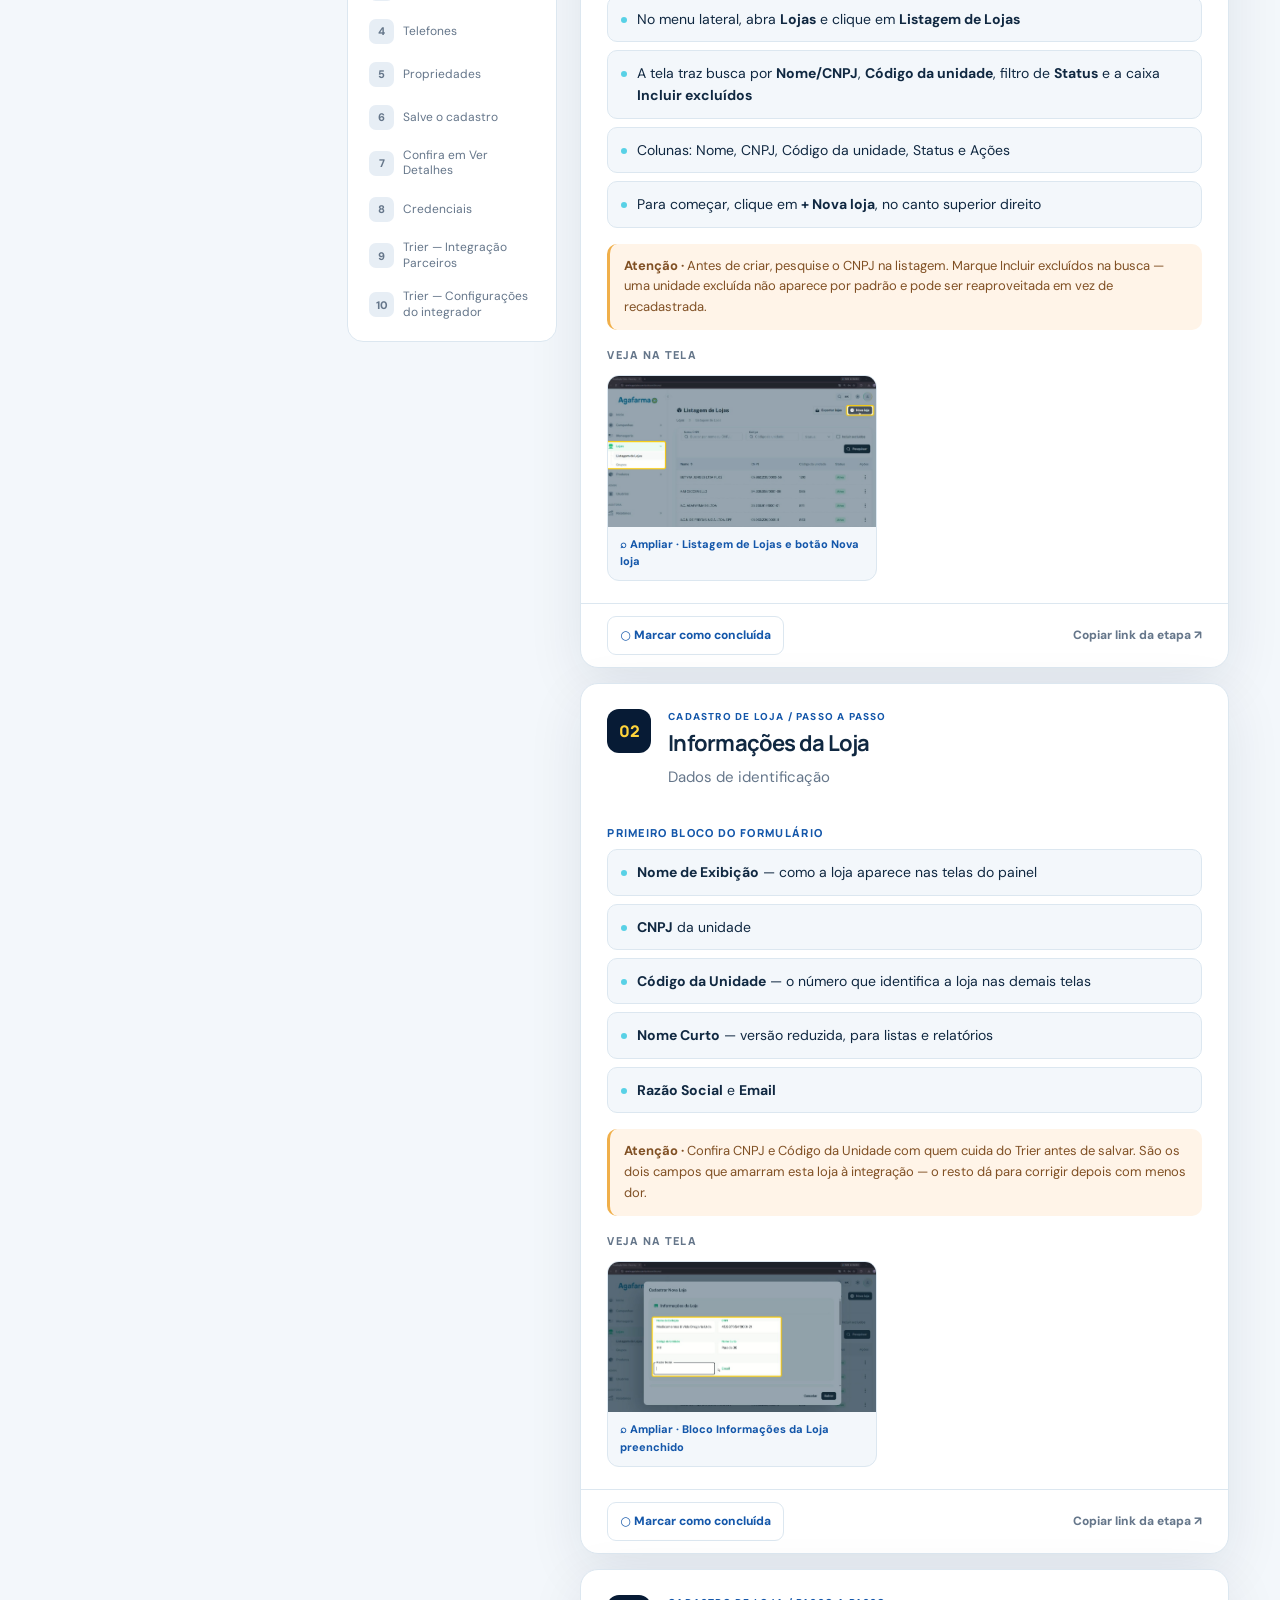
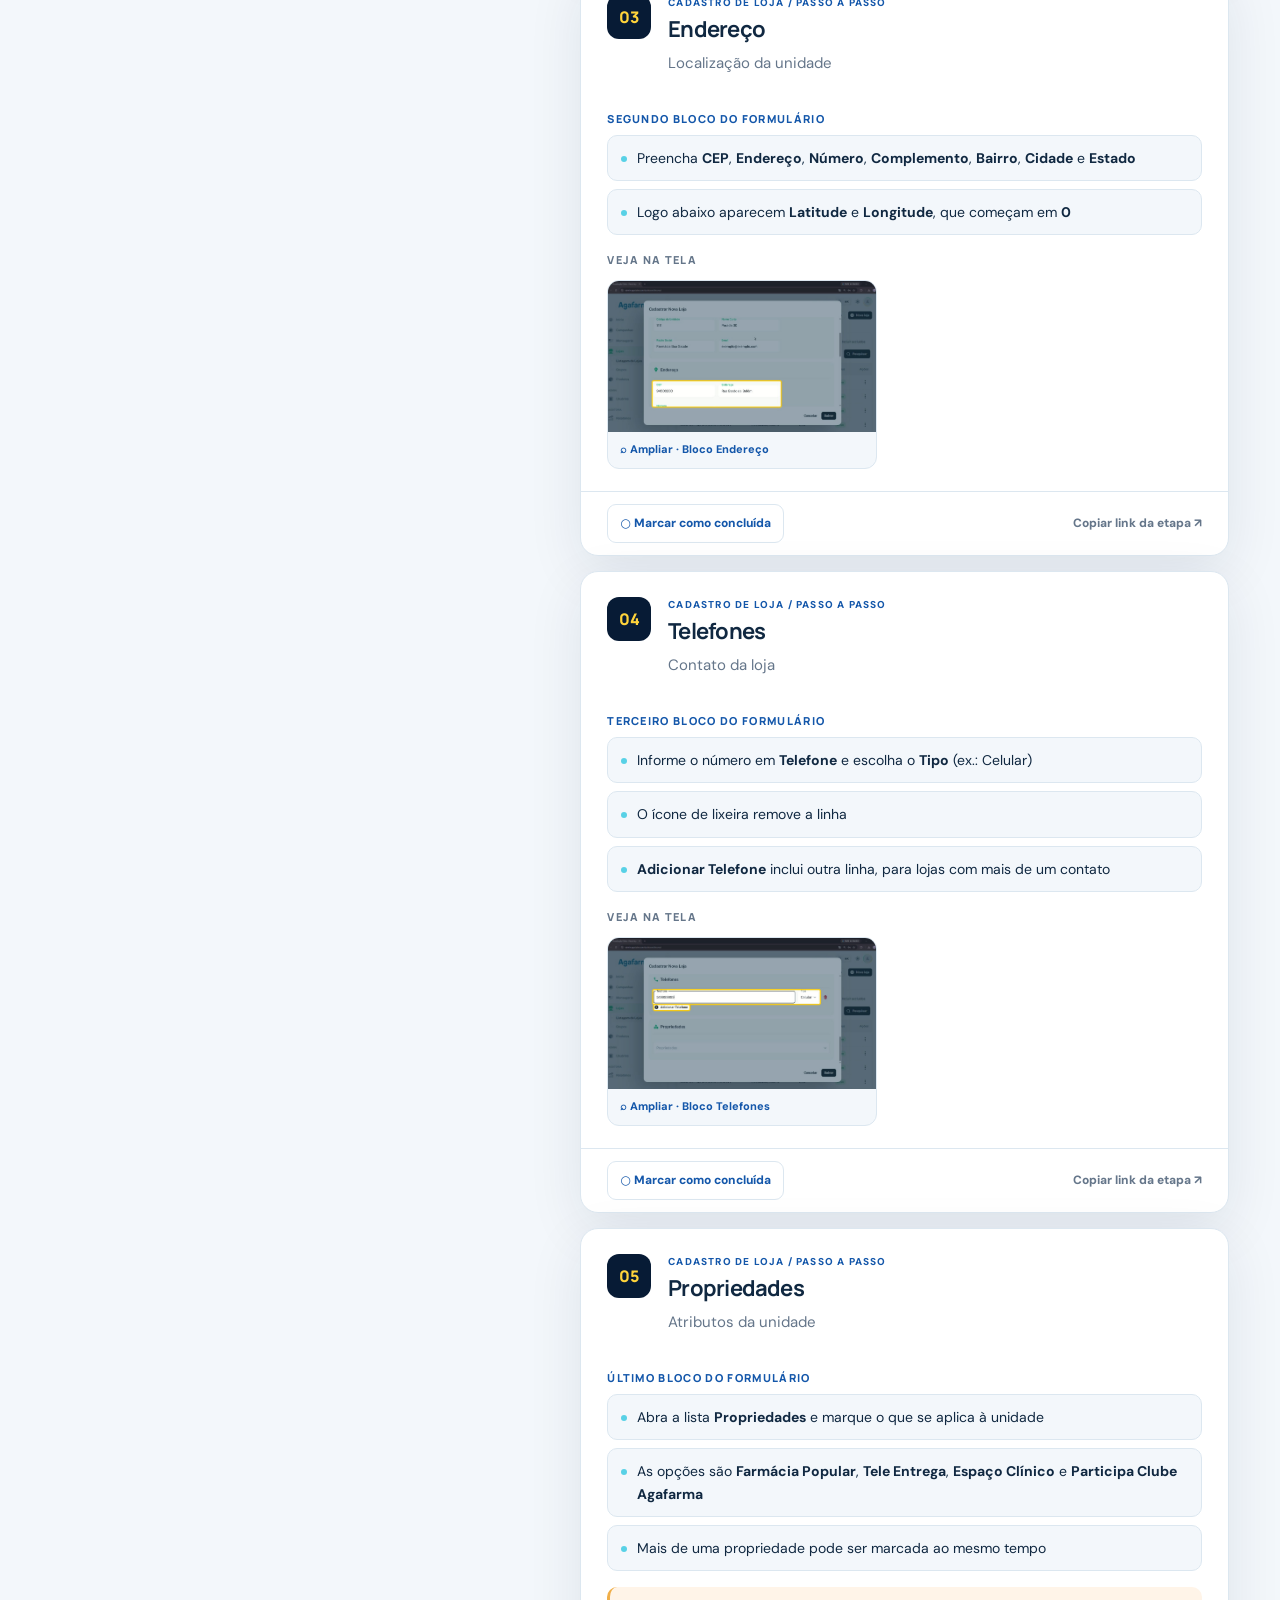
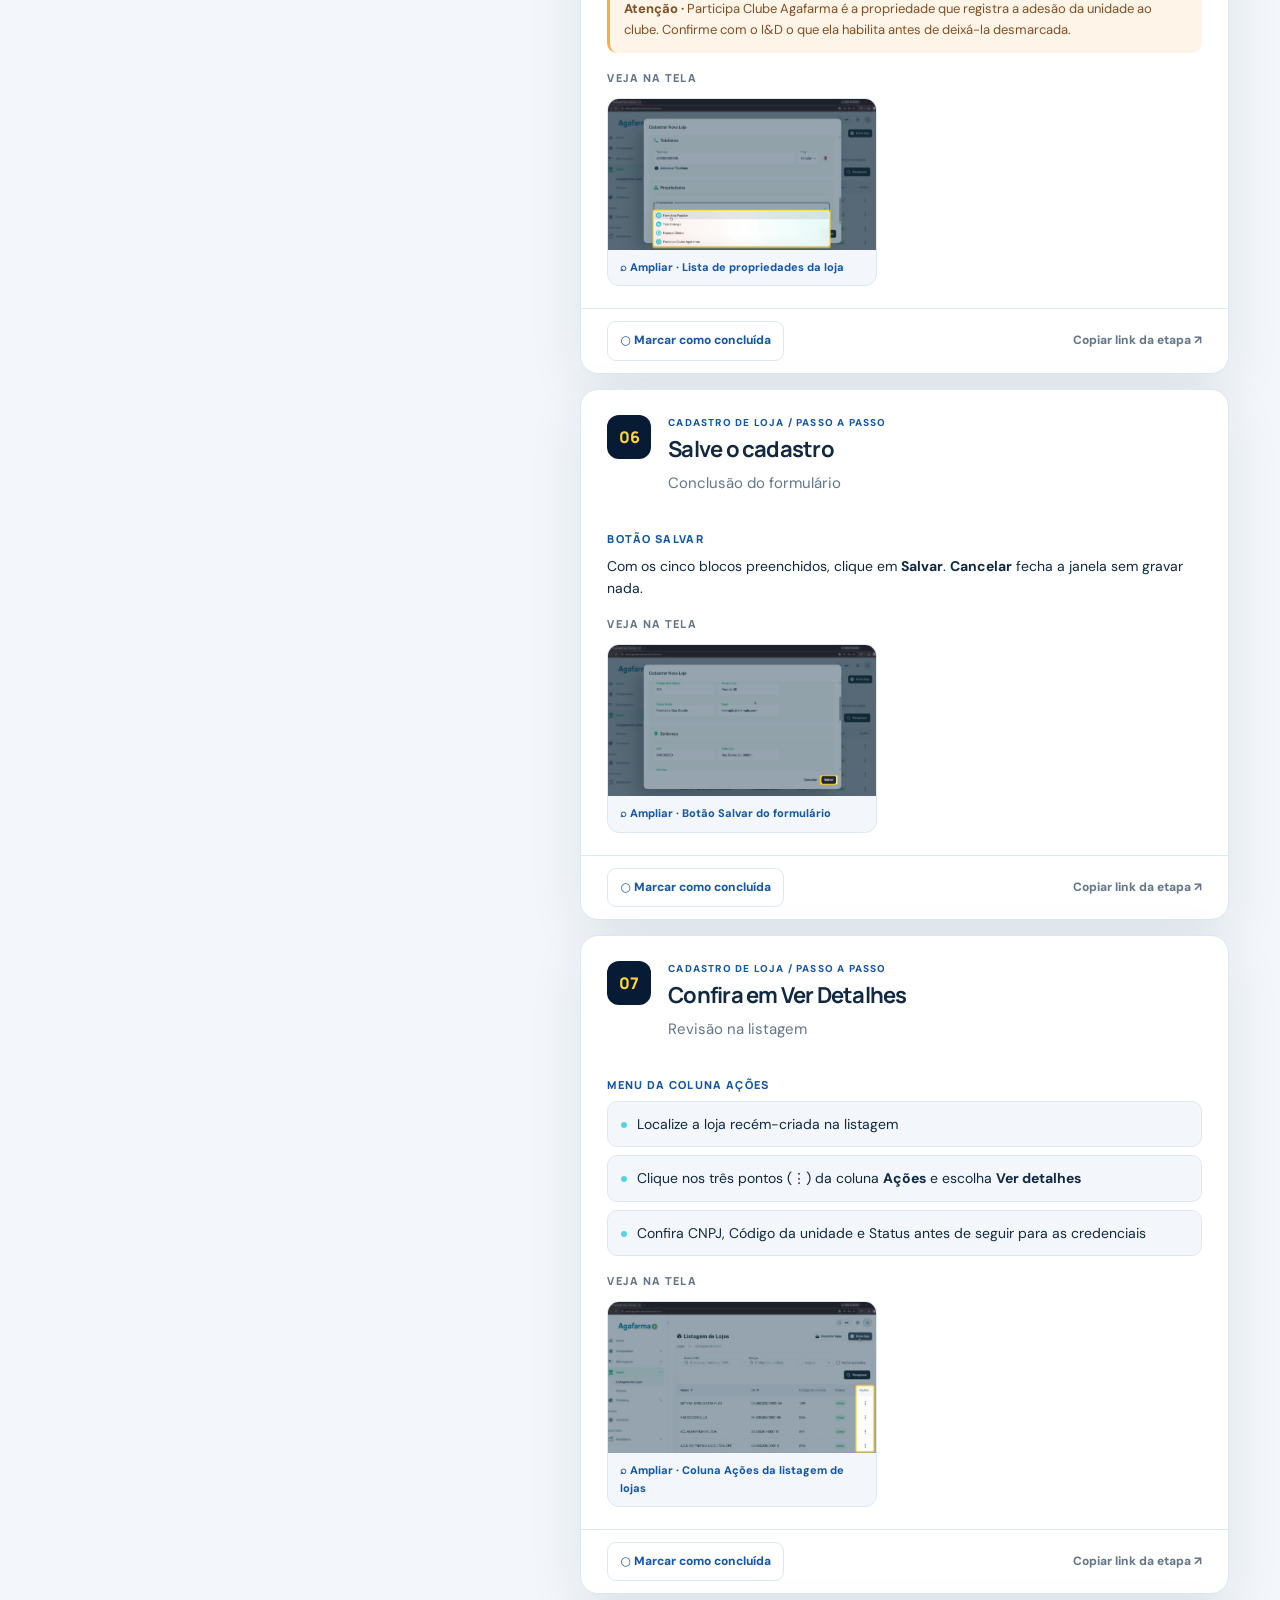
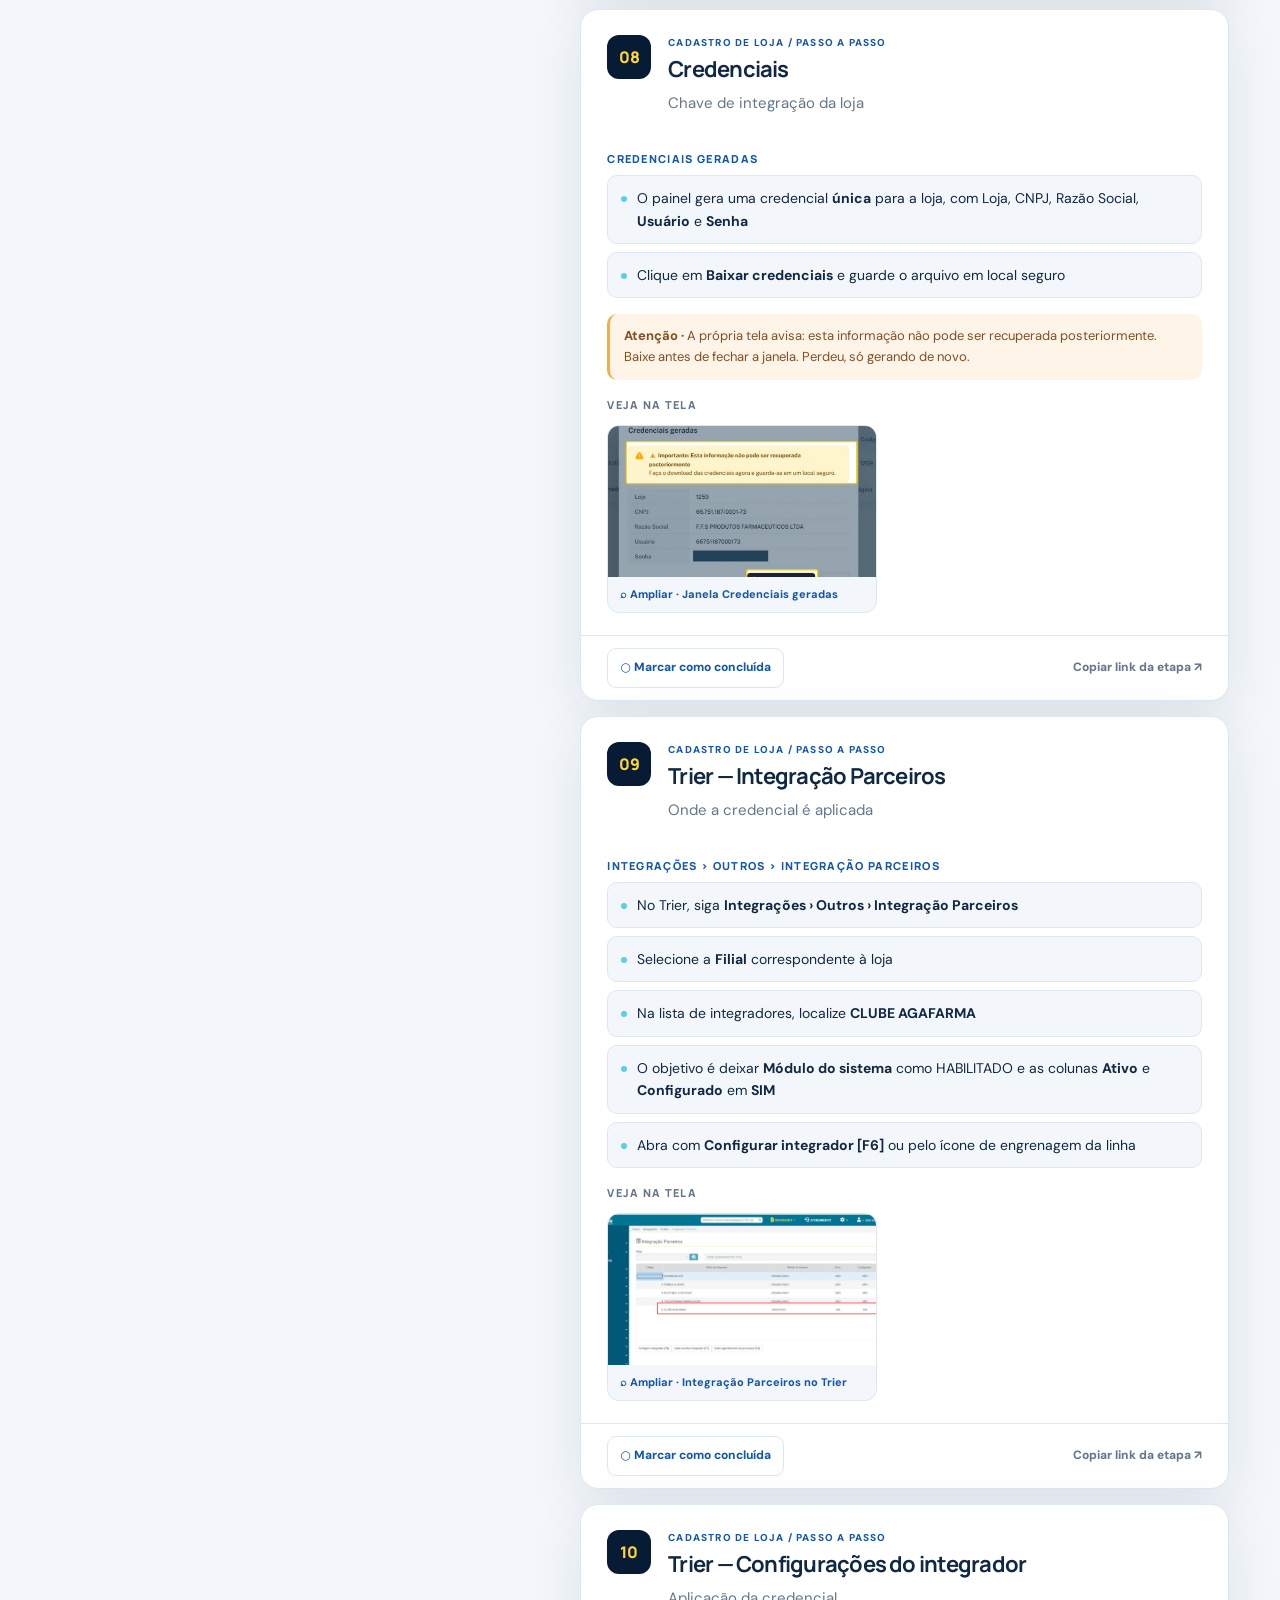
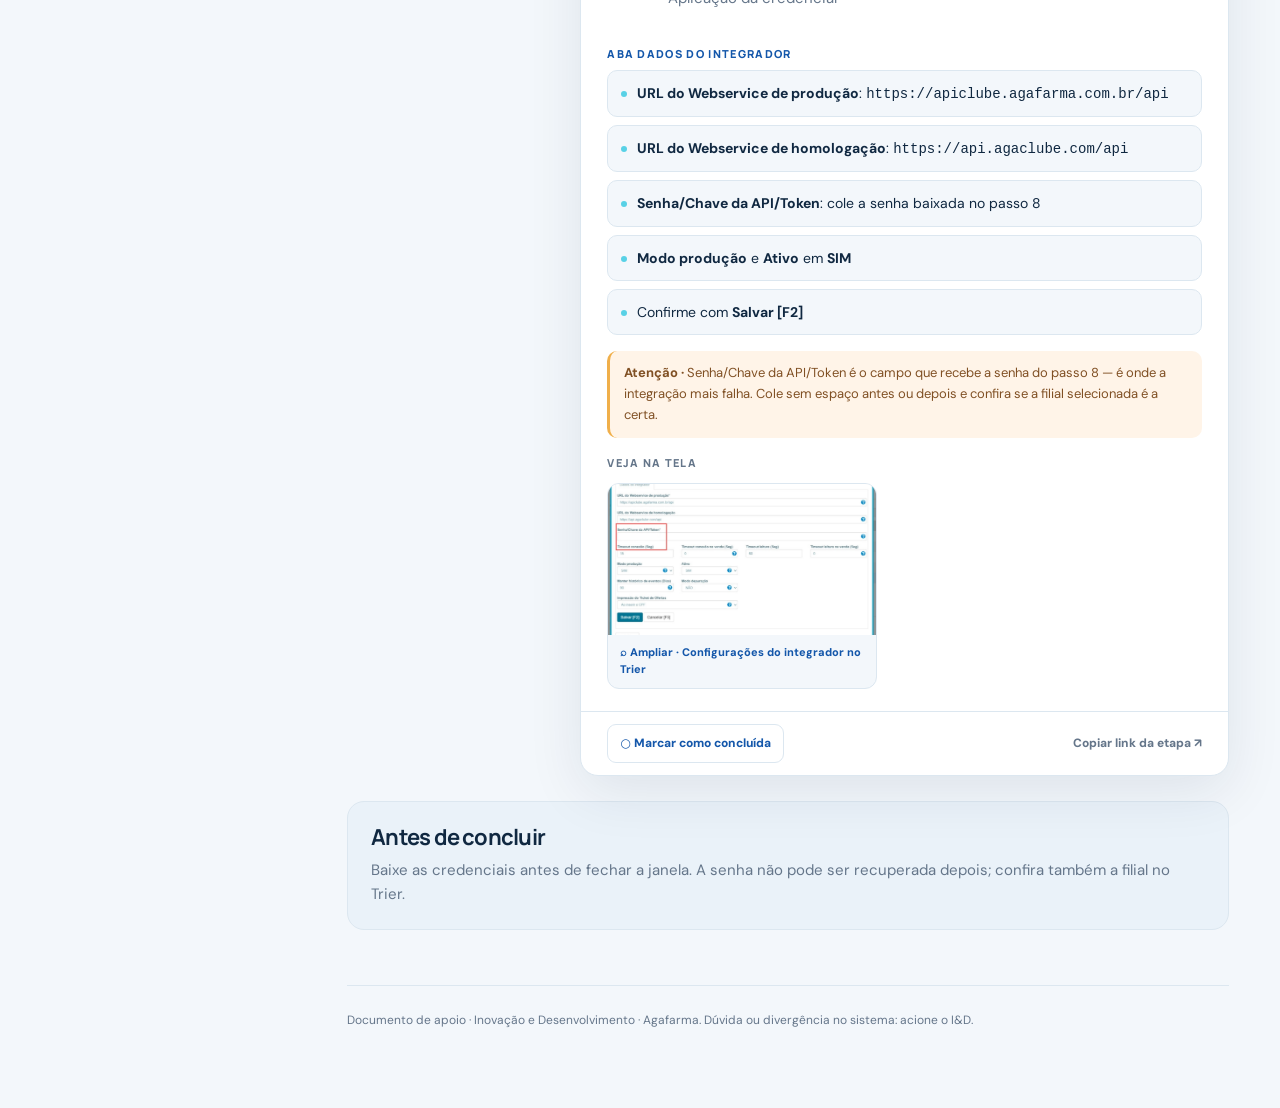
<file: lojas.html>
<!doctype html>
<html lang="pt-BR"><head>
<meta charset="utf-8"><meta name="viewport" content="width=device-width, initial-scale=1">
<meta name="theme-color" content="#092d46"><link rel="icon" type="image/png" href="midia/logo-agafarma.png">
<title>Cadastro de Loja — AgaClube Help</title>
<meta name="description" content="Manual interativo do painel Agafarma, com etapas, capturas e navegação guiada.">
<link rel="preconnect" href="https://fonts.googleapis.com"><link rel="preconnect" href="https://fonts.gstatic.com" crossorigin>
<link href="https://fonts.googleapis.com/css2?family=Inter:wght@400;600;700;800&family=DM+Sans:wght@400;500;600;700&family=Manrope:wght@400;500;600;700;800&display=swap" rel="stylesheet">
<link rel="stylesheet" href="assets/css/styles.css?v=20260924-3"><link rel="stylesheet" href="assets/css/manual.css?v=20260924-3">
<script src="assets/js/catalog.js?v=20260924-3" defer></script>
  <script src="assets/js/shell.js?v=20260924-3" defer></script><script src="assets/js/manual.js?v=20260924-3" defer></script>
</head><body class="manual-v3" data-page="lojas">
<div class="faixa" aria-hidden="true"><i></i><i></i></div>
<button class="menu-toggle" id="menu-toggle" type="button" aria-controls="sidebar" aria-expanded="false">
  <span aria-hidden="true"></span><span aria-hidden="true"></span><span aria-hidden="true"></span>
  <span class="sr-only">Abrir navegação</span>
</button>
<div class="sidebar-overlay" id="sidebar-overlay" hidden></div>
<aside class="app-sidebar" id="sidebar" aria-label="Navegação principal">
  <div class="barra">
    <button class="sidebar-close" id="sidebar-close" type="button" aria-label="Fechar navegação">×</button>
    <a class="marca-link" href="index.html" aria-label="AgaClube Help — página inicial">
      <img class="marca" src="midia/logo-agafarma.png" alt="">
      <span class="nome">AgaClube Help<small>Central de ajuda do painel</small></span>
    </a>
    <p class="sidebar-kicker">Manuais operacionais</p>
    <nav class="topo-nav" aria-label="Guias principais">
      <a href="index.html">Visão geral</a>
      <a href="clube-v3.html">Clube V3</a>
      <a href="campanhas.html">Campanhas</a>
      <a href="produtos.html">Produtos</a>
      <a href="lojas.html">Lojas</a>
      <a href="trade.html">Trade</a>
    </nav>
    <img class="setor" src="midia/logo-inovacao.png" alt="Inovação e Desenvolvimento">
  </div>
</aside>

<div class="app-main"><div class="app"><main class="manual-main">
  <div class="topbar"><span class="mobile-brand">♥ Clube Agafarma</span><span class="path">INOVAÇÃO E DESENVOLVIMENTO / MANUAIS OPERACIONAIS</span><span class="top-progress"><b id="progress-count">0 concluídas</b><span class="side-progress"><span id="progress-bar"></span></span></span><button class="iconbtn" id="theme" type="button" title="Alternar tema">◐ Tema</button><button class="iconbtn" id="print" type="button" title="Imprimir ou salvar em PDF">⎙ Imprimir</button></div>
  <header class="hero" id="top"><div class="hero-inner"><span class="eyebrow" id="hero-eyebrow"></span><h1 id="hero-title"></h1><p id="hero-description"></p><div class="hero-actions"><button class="primary" id="start" type="button">Começar pelo passo 1 →</button><button class="ghost" id="guided" type="button">Iniciar modo guiado</button></div><div class="hero-stats" id="hero-stats"></div></div></header>
  <div class="container"><section class="overview" id="overview"><div class="section-heading"><div><span class="eyebrow" style="color:var(--blue)">Escolha seu caminho</span><h2>O processo em etapas</h2></div></div><div class="overview-cards" id="overview-cards"></div></section>
  <section class="resource" id="resource"></section>
  <section class="workspace" id="guia"><div class="section-heading"><div><span class="eyebrow" style="color:var(--blue)">Guia de execução</span><h2>Explore as etapas</h2><p>Busque um termo, filtre o processo ou siga a sequência sugerida.</p></div><button class="textbtn" id="reset" type="button">Zerar progresso</button></div>
  <div class="toolrow"><label class="search"><input id="search" type="search" placeholder="Buscar por etapa, campo ou ação…" aria-label="Buscar no guia"></label><div class="segmented" id="filters" role="group" aria-label="Filtrar etapas"></div></div>
  <div class="reader-controls"><button class="textbtn" id="previous" type="button">← Anterior</button><span id="reader-status"></span><button class="textbtn" id="next" type="button">Próxima →</button><button class="textbtn" id="exit-reader" type="button">Sair do modo guiado</button></div>
  <div class="layout"><nav class="step-index" id="step-index" aria-label="Índice das etapas"></nav><div><div class="step-list" id="step-list"></div><div class="empty" id="empty" hidden>Nenhuma etapa encontrada. Tente outra busca ou remova o filtro.</div></div></div></section>
  <section class="step-card review-card" id="checklist"></section><aside class="bottom-note"><h3>Antes de concluir</h3><p id="bottom-note"></p></aside>
  <footer class="footer" id="footer-text"></footer></div>
</main></div>
<dialog class="modal" id="lightbox" aria-label="Captura ampliada"><div class="modal-wrap"><button class="modal-close" id="close-modal" aria-label="Fechar imagem">✕ Fechar</button><img id="modal-image" alt=""><div class="modal-caption" id="modal-caption"></div></div></dialog><div id="toast" class="toast" role="status" aria-live="polite"></div>
</div><script type="application/json" id="manual-data">{"name":"Cadastro de Loja","eyebrow":"Manual operacional · Lojas","title":"Cadastro de lojas.","highlight":"Da unidade à integração.","description":"Cadastre a unidade, confira seus dados e aplique as credenciais na integração com o Trier.","sections":[{"key":"cadastro","short":"Cadastro","kicker":"01 / 07 etapas","title":"Cadastrar e conferir a loja","description":"Preencha identificação, endereço, contatos e propriedades; salve e valide.","tags":["Unidade","Endereço","Contatos","Revisão"]},{"key":"integracao","short":"Integração","kicker":"02 / 03 etapas","title":"Credenciais e Trier","description":"Gere a credencial e configure o integrador para a filial correta.","tags":["Credenciais","Parceiros","Configuração"]}],"warning":"Baixe as credenciais antes de fechar a janela. A senha não pode ser recuperada depois; confira também a filial no Trier.","footer":"Documento de apoio · Inovação e Desenvolvimento · Agafarma. Dúvida ou divergência no sistema: acione o I&D.","steps":[{"anchor":"loj-01","group":"cadastro","phase":"Passo a passo","title":"Acesse a listagem de lojas","intro":"Navegação e início do cadastro","html":"\u003ch4>Lojas › Listagem de Lojas\u003c/h4>\u003cul>\u003cli>No menu lateral, abra \u003cb>Lojas\u003c/b> e clique em \u003cb>Listagem de Lojas\u003c/b>\u003c/li>\u003cli>A tela traz busca por \u003cb>Nome/CNPJ\u003c/b>, \u003cb>Código da unidade\u003c/b>, filtro de \u003cb>Status\u003c/b> e a caixa \u003cb>Incluir excluídos\u003c/b>\u003c/li>\u003cli>Colunas: Nome, CNPJ, Código da unidade, Status e Ações\u003c/li>\u003cli>Para começar, clique em \u003cb>+ Nova loja\u003c/b>, no canto superior direito\u003c/li>\u003c/ul>","warning":"Antes de criar, pesquise o CNPJ na listagem. Marque Incluir excluídos na busca — uma unidade excluída não aparece por padrão e pode ser reaproveitada em vez de recadastrada.","shots":[{"src":"midia/passo-loj-01.jpg","cap":"Listagem de Lojas e botão Nova loja"}]},{"anchor":"loj-02","group":"cadastro","phase":"Passo a passo","title":"Informações da Loja","intro":"Dados de identificação","html":"\u003ch4>Primeiro bloco do formulário\u003c/h4>\u003cul>\u003cli>\u003cb>Nome de Exibição\u003c/b> — como a loja aparece nas telas do painel\u003c/li>\u003cli>\u003cb>CNPJ\u003c/b> da unidade\u003c/li>\u003cli>\u003cb>Código da Unidade\u003c/b> — o número que identifica a loja nas demais telas\u003c/li>\u003cli>\u003cb>Nome Curto\u003c/b> — versão reduzida, para listas e relatórios\u003c/li>\u003cli>\u003cb>Razão Social\u003c/b> e \u003cb>Email\u003c/b>\u003c/li>\u003c/ul>","warning":"Confira CNPJ e Código da Unidade com quem cuida do Trier antes de salvar. São os dois campos que amarram esta loja à integração — o resto dá para corrigir depois com menos dor.","shots":[{"src":"midia/passo-loj-02.jpg","cap":"Bloco Informações da Loja preenchido"}]},{"anchor":"loj-03","group":"cadastro","phase":"Passo a passo","title":"Endereço","intro":"Localização da unidade","html":"\u003ch4>Segundo bloco do formulário\u003c/h4>\u003cul>\u003cli>Preencha \u003cb>CEP\u003c/b>, \u003cb>Endereço\u003c/b>, \u003cb>Número\u003c/b>, \u003cb>Complemento\u003c/b>, \u003cb>Bairro\u003c/b>, \u003cb>Cidade\u003c/b> e \u003cb>Estado\u003c/b>\u003c/li>\u003cli>Logo abaixo aparecem \u003cb>Latitude\u003c/b> e \u003cb>Longitude\u003c/b>, que começam em \u003cb>0\u003c/b>\u003c/li>\u003c/ul>","warning":null,"shots":[{"src":"midia/passo-loj-03.jpg","cap":"Bloco Endereço"}]},{"anchor":"loj-04","group":"cadastro","phase":"Passo a passo","title":"Telefones","intro":"Contato da loja","html":"\u003ch4>Terceiro bloco do formulário\u003c/h4>\u003cul>\u003cli>Informe o número em \u003cb>Telefone\u003c/b> e escolha o \u003cb>Tipo\u003c/b> (ex.: Celular)\u003c/li>\u003cli>O ícone de lixeira remove a linha\u003c/li>\u003cli>\u003cb>Adicionar Telefone\u003c/b> inclui outra linha, para lojas com mais de um contato\u003c/li>\u003c/ul>","warning":null,"shots":[{"src":"midia/passo-loj-04.jpg","cap":"Bloco Telefones"}]},{"anchor":"loj-05","group":"cadastro","phase":"Passo a passo","title":"Propriedades","intro":"Atributos da unidade","html":"\u003ch4>Último bloco do formulário\u003c/h4>\u003cul>\u003cli>Abra a lista \u003cb>Propriedades\u003c/b> e marque o que se aplica à unidade\u003c/li>\u003cli>As opções são \u003cb>Farmácia Popular\u003c/b>, \u003cb>Tele Entrega\u003c/b>, \u003cb>Espaço Clínico\u003c/b> e \u003cb>Participa Clube Agafarma\u003c/b>\u003c/li>\u003cli>Mais de uma propriedade pode ser marcada ao mesmo tempo\u003c/li>\u003c/ul>","warning":"Participa Clube Agafarma é a propriedade que registra a adesão da unidade ao clube. Confirme com o I&D o que ela habilita antes de deixá-la desmarcada.","shots":[{"src":"midia/passo-loj-05.jpg","cap":"Lista de propriedades da loja"}]},{"anchor":"loj-06","group":"cadastro","phase":"Passo a passo","title":"Salve o cadastro","intro":"Conclusão do formulário","html":"\u003ch4>Botão Salvar\u003c/h4>\u003cp>Com os cinco blocos preenchidos, clique em \u003cb>Salvar\u003c/b>. \u003cb>Cancelar\u003c/b> fecha a janela sem gravar nada.\u003c/p>","warning":null,"shots":[{"src":"midia/passo-loj-06.jpg","cap":"Botão Salvar do formulário"}]},{"anchor":"loj-07","group":"cadastro","phase":"Passo a passo","title":"Confira em Ver Detalhes","intro":"Revisão na listagem","html":"\u003ch4>Menu da coluna Ações\u003c/h4>\u003cul>\u003cli>Localize a loja recém-criada na listagem\u003c/li>\u003cli>Clique nos três pontos (⋮) da coluna \u003cb>Ações\u003c/b> e escolha \u003cb>Ver detalhes\u003c/b>\u003c/li>\u003cli>Confira CNPJ, Código da unidade e Status antes de seguir para as credenciais\u003c/li>\u003c/ul>","warning":null,"shots":[{"src":"midia/passo-loj-07.jpg","cap":"Coluna Ações da listagem de lojas"}]},{"anchor":"loj-08","group":"integracao","phase":"Passo a passo","title":"Credenciais","intro":"Chave de integração da loja","html":"\u003ch4>Credenciais geradas\u003c/h4>\u003cul>\u003cli>O painel gera uma credencial \u003cb>única\u003c/b> para a loja, com Loja, CNPJ, Razão Social, \u003cb>Usuário\u003c/b> e \u003cb>Senha\u003c/b>\u003c/li>\u003cli>Clique em \u003cb>Baixar credenciais\u003c/b> e guarde o arquivo em local seguro\u003c/li>\u003c/ul>","warning":"A própria tela avisa: esta informação não pode ser recuperada posteriormente. Baixe antes de fechar a janela. Perdeu, só gerando de novo.","shots":[{"src":"midia/passo-loj-08.jpg","cap":"Janela Credenciais geradas"}]},{"anchor":"loj-09","group":"integracao","phase":"Passo a passo","title":"Trier — Integração Parceiros","intro":"Onde a credencial é aplicada","html":"\u003ch4>Integrações › Outros › Integração Parceiros\u003c/h4>\u003cul>\u003cli>No Trier, siga \u003cb>Integrações › Outros › Integração Parceiros\u003c/b>\u003c/li>\u003cli>Selecione a \u003cb>Filial\u003c/b> correspondente à loja\u003c/li>\u003cli>Na lista de integradores, localize \u003cb>CLUBE AGAFARMA\u003c/b>\u003c/li>\u003cli>O objetivo é deixar \u003cb>Módulo do sistema\u003c/b> como HABILITADO e as colunas \u003cb>Ativo\u003c/b> e \u003cb>Configurado\u003c/b> em \u003cb>SIM\u003c/b>\u003c/li>\u003cli>Abra com \u003cb>Configurar integrador [F6]\u003c/b> ou pelo ícone de engrenagem da linha\u003c/li>\u003c/ul>","warning":null,"shots":[{"src":"midia/passo-loj-09.jpg","cap":"Integração Parceiros no Trier"}]},{"anchor":"loj-10","group":"integracao","phase":"Passo a passo","title":"Trier — Configurações do integrador","intro":"Aplicação da credencial","html":"\u003ch4>Aba Dados do integrador\u003c/h4>\u003cul>\u003cli>\u003cb>URL do Webservice de produção\u003c/b>: \u003ccode>https://apiclube.agafarma.com.br/api\u003c/code>\u003c/li>\u003cli>\u003cb>URL do Webservice de homologação\u003c/b>: \u003ccode>https://api.agaclube.com/api\u003c/code>\u003c/li>\u003cli>\u003cb>Senha/Chave da API/Token\u003c/b>: cole a senha baixada no passo 8\u003c/li>\u003cli>\u003cb>Modo produção\u003c/b> e \u003cb>Ativo\u003c/b> em \u003cb>SIM\u003c/b>\u003c/li>\u003cli>Confirme com \u003cb>Salvar [F2]\u003c/b>\u003c/li>\u003c/ul>","warning":"Senha/Chave da API/Token é o campo que recebe a senha do passo 8 — é onde a integração mais falha. Cole sem espaço antes ou depois e confira se a filial selecionada é a certa.","shots":[{"src":"midia/passo-loj-10.jpg","cap":"Configurações do integrador no Trier"}]}],"resource":{"title":"Material de apoio — Cadastro de Loja","description":"Apresentação em slides com o processo completo, feita pelo I&D.","link":"https://www.canva.com/design/DAHT-_dZcHI/q4CrrLixnJC2YDtBw5jV1w/view?utm_content=DAHT-_dZcHI&utm_campaign=designshare&utm_medium=embeds&utm_source=link","embed":"https://www.canva.com/design/DAHT-_dZcHI/q4CrrLixnJC2YDtBw5jV1w/view?embed","pdf":"manuais/cadastro-de-loja.pdf"},"key":"lojas"}</script></body></html>
</file>
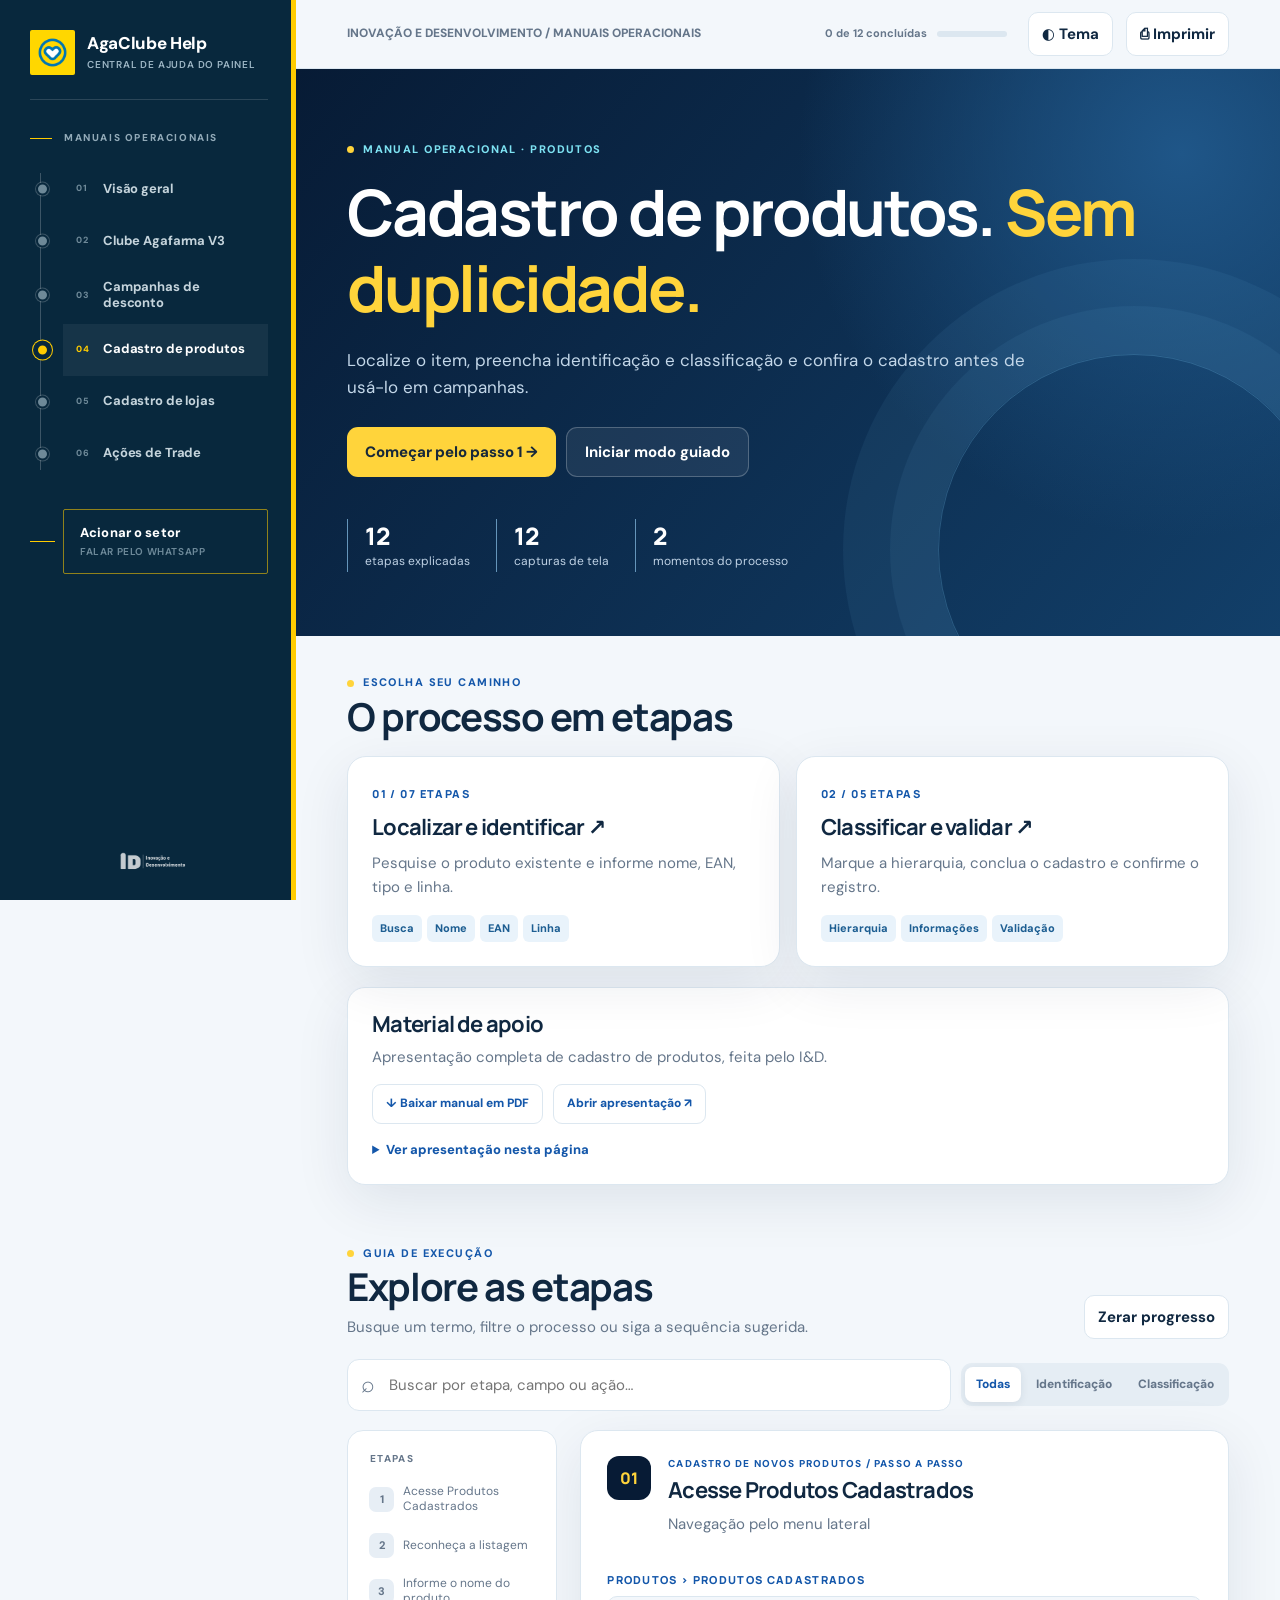
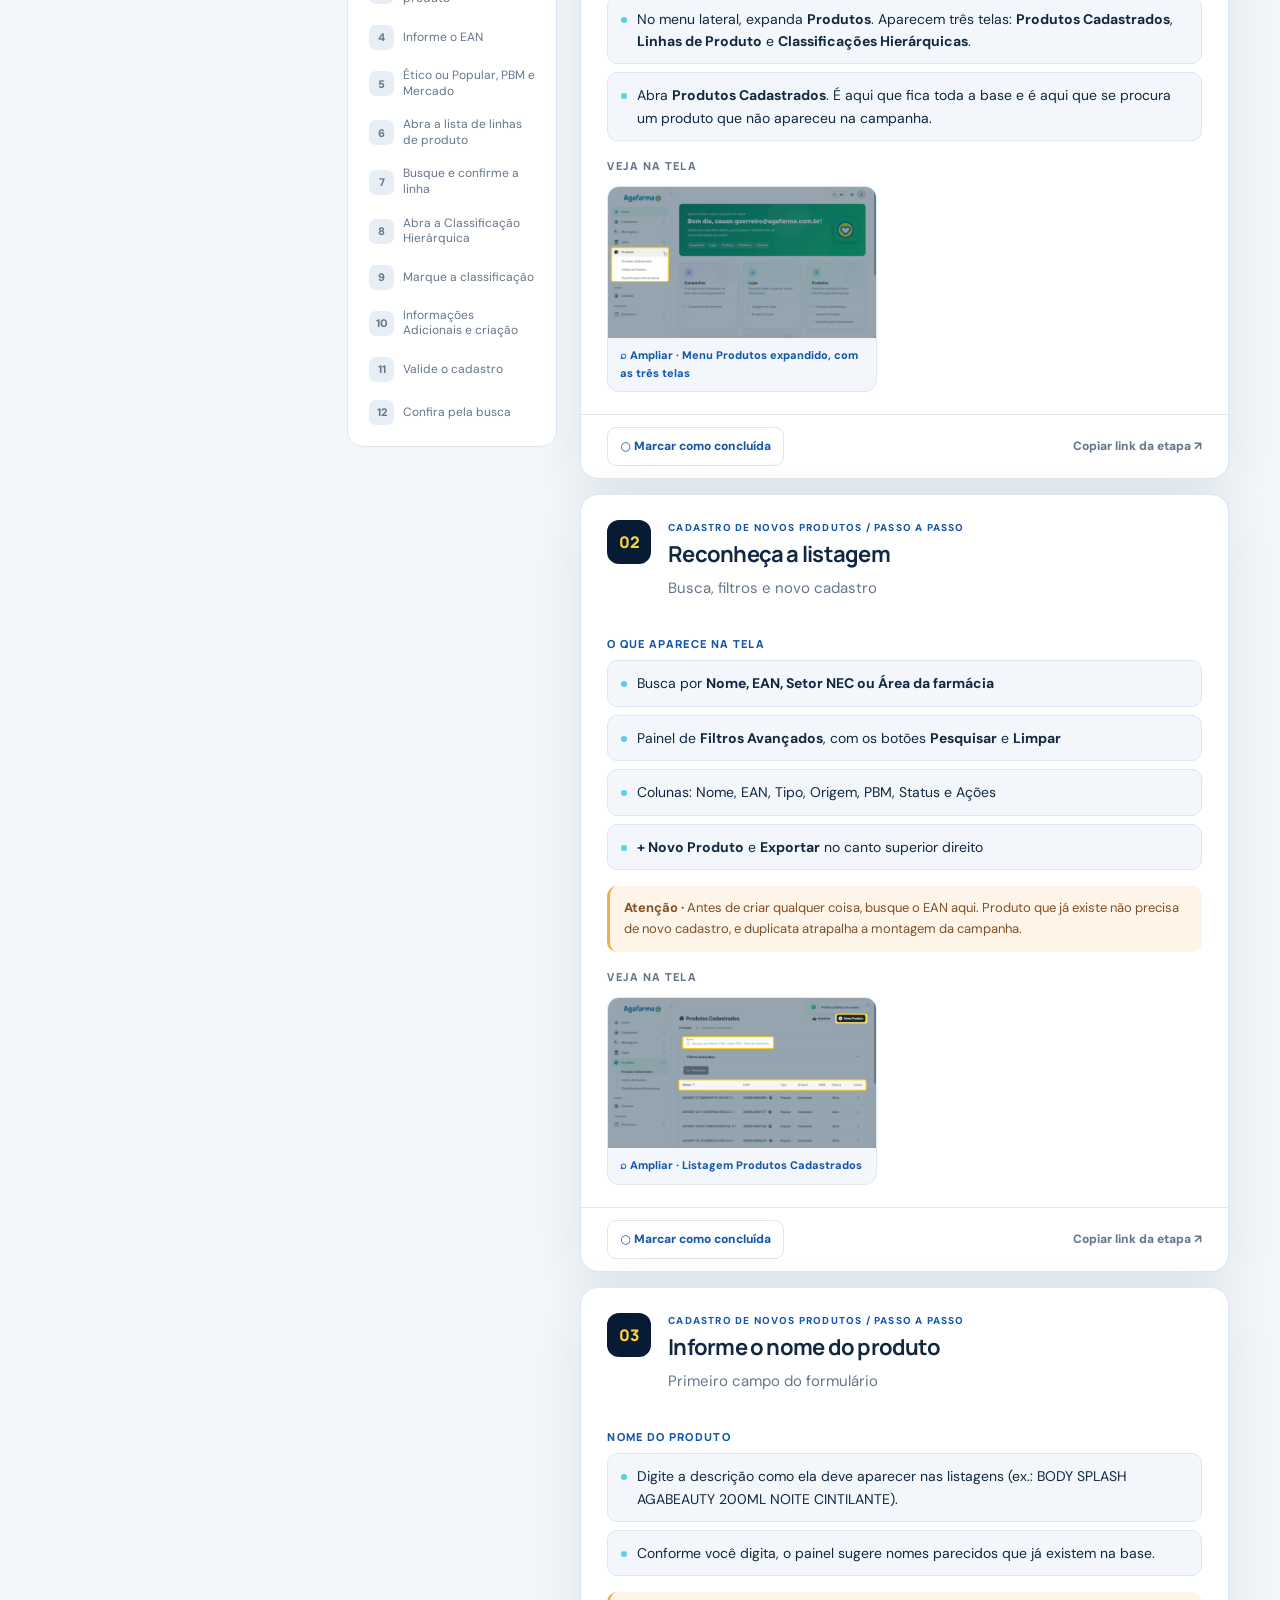
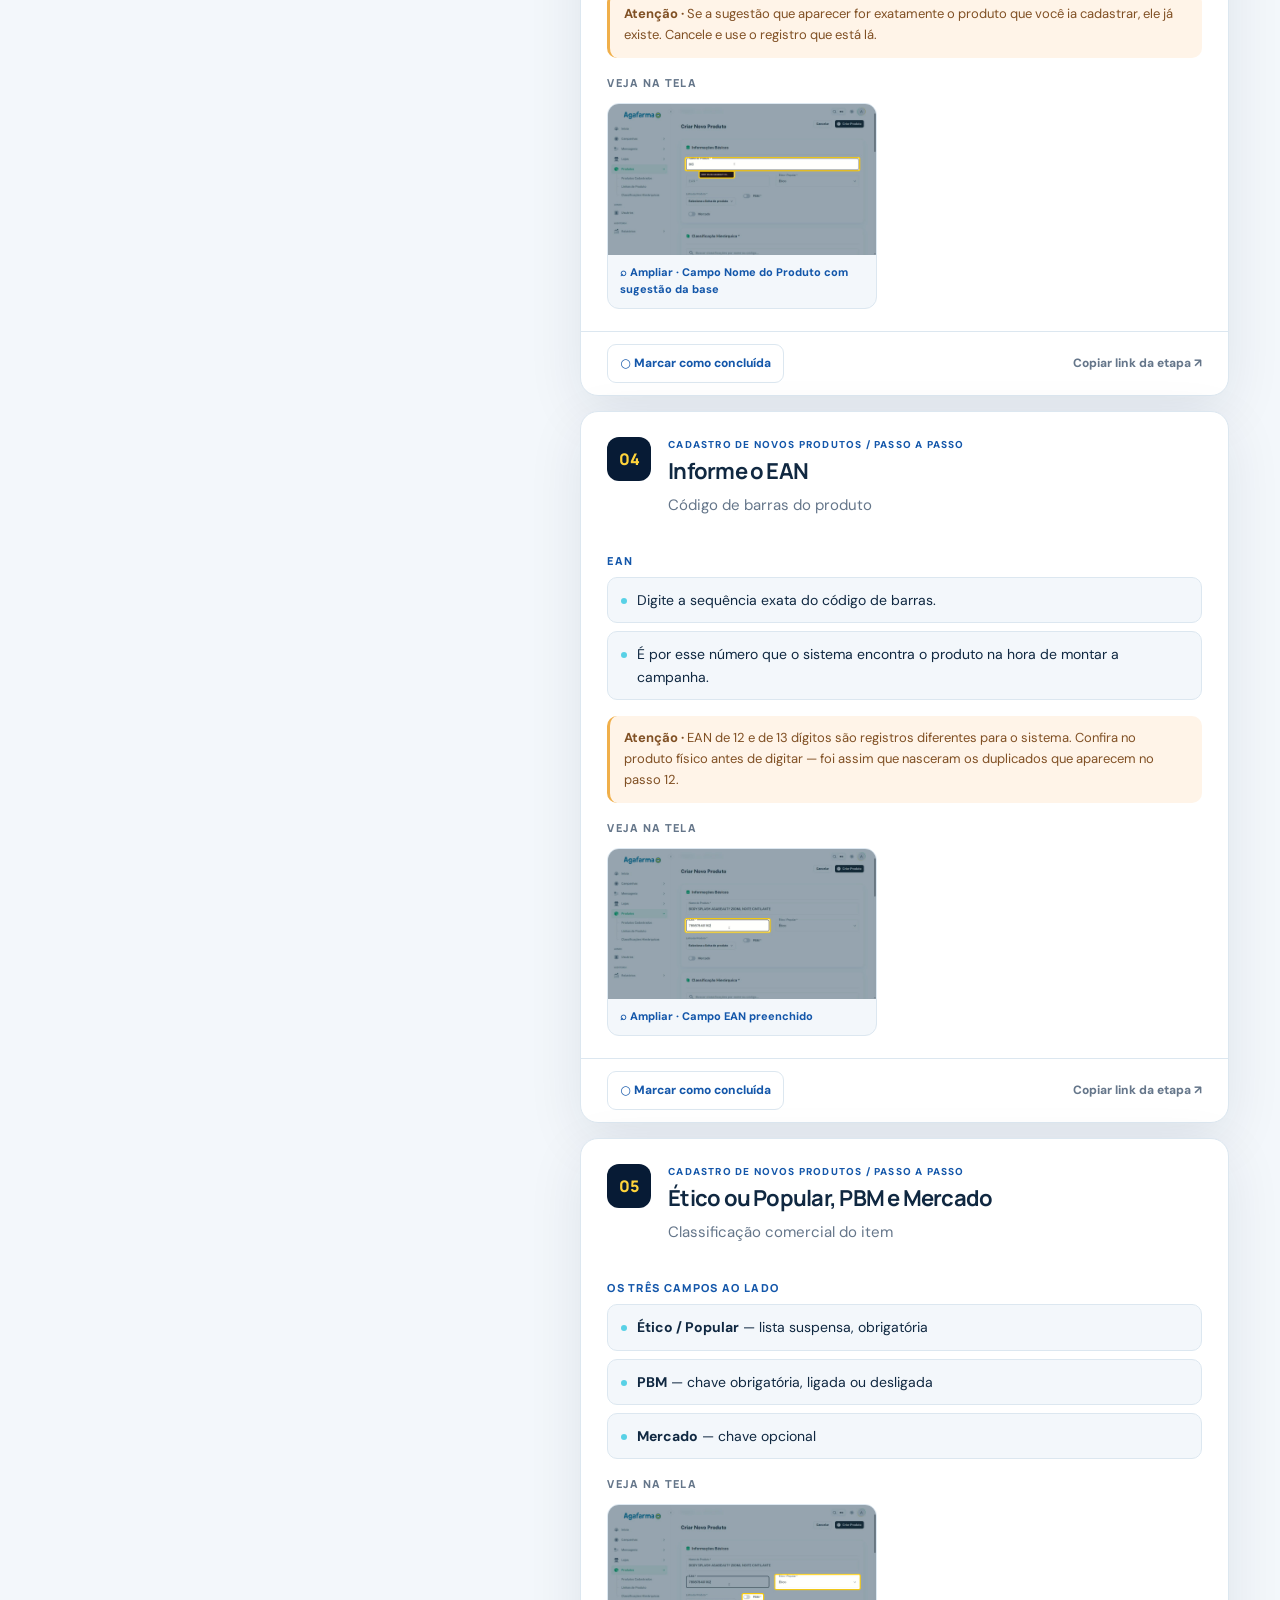
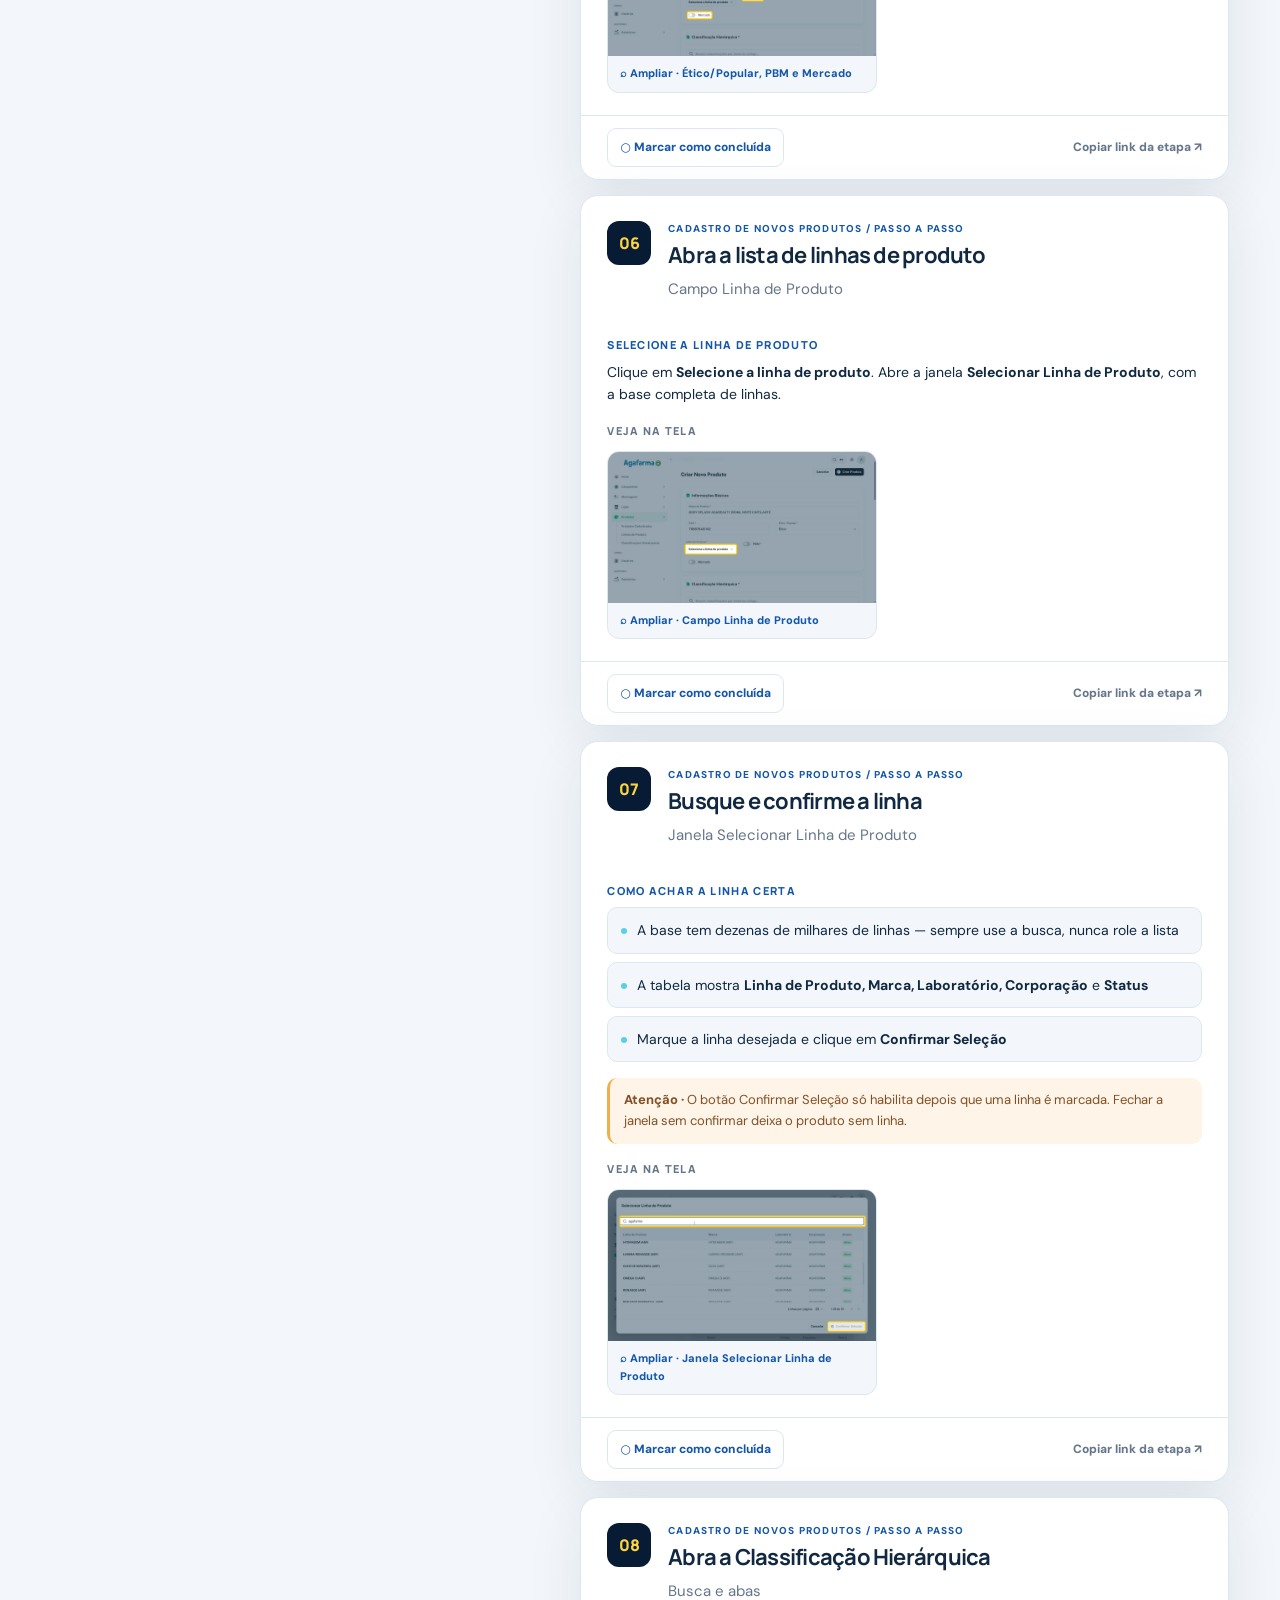
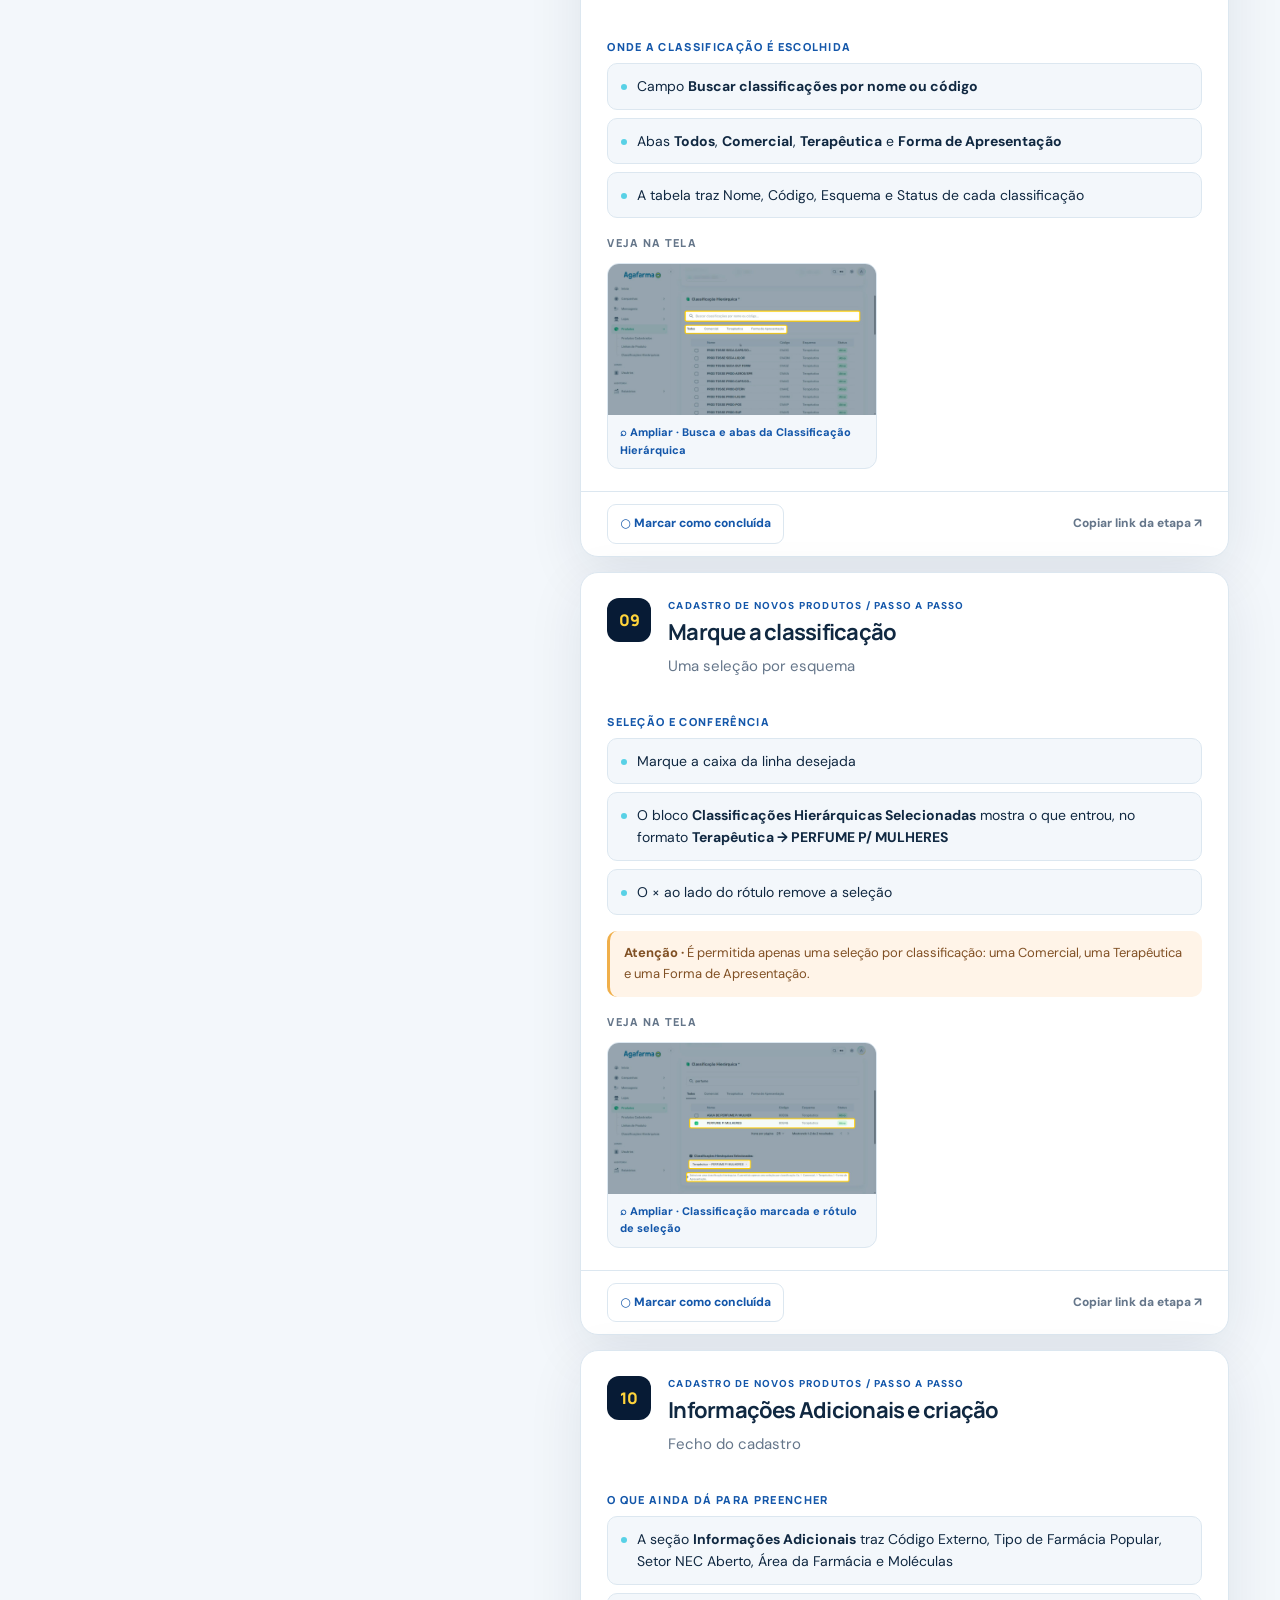
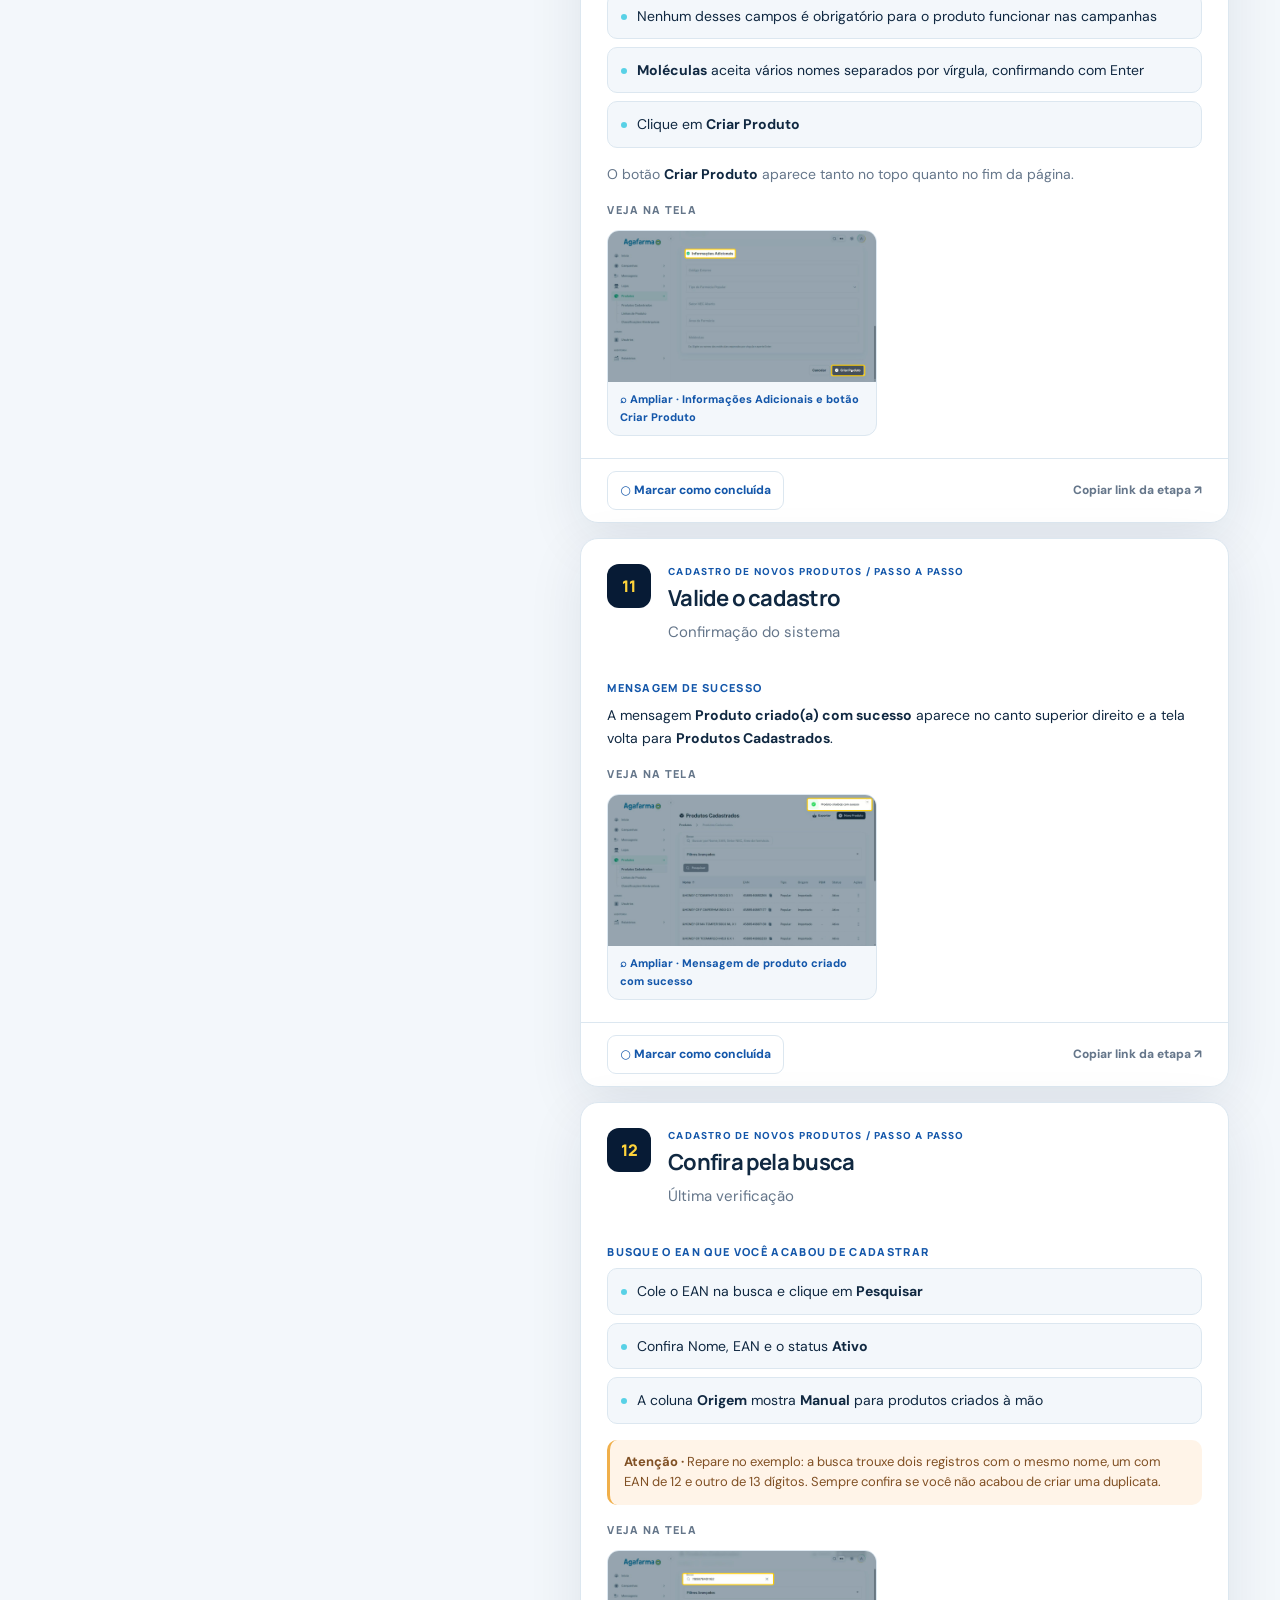
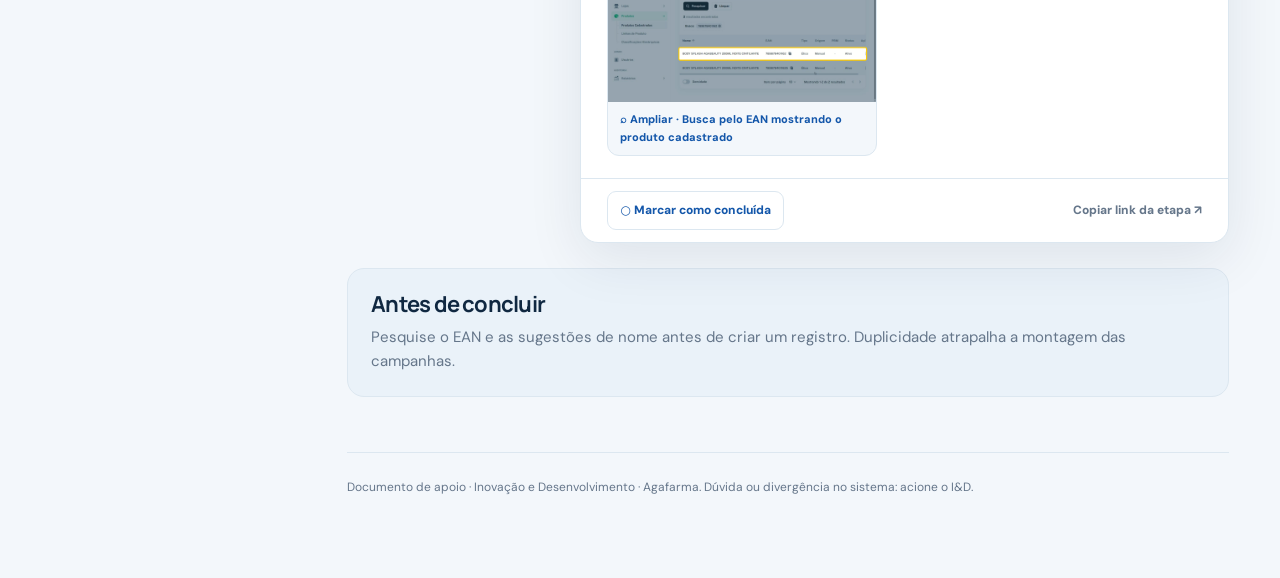
<file: produtos.html>
<!doctype html>
<html lang="pt-BR"><head>
<meta charset="utf-8"><meta name="viewport" content="width=device-width, initial-scale=1">
<meta name="theme-color" content="#092d46"><link rel="icon" type="image/png" href="midia/logo-agafarma.png">
<title>Cadastro de Novos Produtos — AgaClube Help</title>
<meta name="description" content="Manual interativo do painel Agafarma, com etapas, capturas e navegação guiada.">
<link rel="preconnect" href="https://fonts.googleapis.com"><link rel="preconnect" href="https://fonts.gstatic.com" crossorigin>
<link href="https://fonts.googleapis.com/css2?family=Inter:wght@400;600;700;800&family=DM+Sans:wght@400;500;600;700&family=Manrope:wght@400;500;600;700;800&display=swap" rel="stylesheet">
<link rel="stylesheet" href="assets/css/styles.css?v=20260924-3"><link rel="stylesheet" href="assets/css/manual.css?v=20260924-3">
<script src="assets/js/catalog.js?v=20260924-3" defer></script>
  <script src="assets/js/shell.js?v=20260924-3" defer></script><script src="assets/js/manual.js?v=20260924-3" defer></script>
</head><body class="manual-v3" data-page="produtos">
<div class="faixa" aria-hidden="true"><i></i><i></i></div>
<button class="menu-toggle" id="menu-toggle" type="button" aria-controls="sidebar" aria-expanded="false">
  <span aria-hidden="true"></span><span aria-hidden="true"></span><span aria-hidden="true"></span>
  <span class="sr-only">Abrir navegação</span>
</button>
<div class="sidebar-overlay" id="sidebar-overlay" hidden></div>
<aside class="app-sidebar" id="sidebar" aria-label="Navegação principal">
  <div class="barra">
    <button class="sidebar-close" id="sidebar-close" type="button" aria-label="Fechar navegação">×</button>
    <a class="marca-link" href="index.html" aria-label="AgaClube Help — página inicial">
      <img class="marca" src="midia/logo-agafarma.png" alt="">
      <span class="nome">AgaClube Help<small>Central de ajuda do painel</small></span>
    </a>
    <p class="sidebar-kicker">Manuais operacionais</p>
    <nav class="topo-nav" aria-label="Guias principais">
      <a href="index.html">Visão geral</a>
      <a href="clube-v3.html">Clube V3</a>
      <a href="campanhas.html">Campanhas</a>
      <a href="produtos.html">Produtos</a>
      <a href="lojas.html">Lojas</a>
      <a href="trade.html">Trade</a>
    </nav>
    <img class="setor" src="midia/logo-inovacao.png" alt="Inovação e Desenvolvimento">
  </div>
</aside>

<div class="app-main"><div class="app"><main class="manual-main">
  <div class="topbar"><span class="mobile-brand">♥ Clube Agafarma</span><span class="path">INOVAÇÃO E DESENVOLVIMENTO / MANUAIS OPERACIONAIS</span><span class="top-progress"><b id="progress-count">0 concluídas</b><span class="side-progress"><span id="progress-bar"></span></span></span><button class="iconbtn" id="theme" type="button" title="Alternar tema">◐ Tema</button><button class="iconbtn" id="print" type="button" title="Imprimir ou salvar em PDF">⎙ Imprimir</button></div>
  <header class="hero" id="top"><div class="hero-inner"><span class="eyebrow" id="hero-eyebrow"></span><h1 id="hero-title"></h1><p id="hero-description"></p><div class="hero-actions"><button class="primary" id="start" type="button">Começar pelo passo 1 →</button><button class="ghost" id="guided" type="button">Iniciar modo guiado</button></div><div class="hero-stats" id="hero-stats"></div></div></header>
  <div class="container"><section class="overview" id="overview"><div class="section-heading"><div><span class="eyebrow" style="color:var(--blue)">Escolha seu caminho</span><h2>O processo em etapas</h2></div></div><div class="overview-cards" id="overview-cards"></div></section>
  <section class="resource" id="resource"></section>
  <section class="workspace" id="guia"><div class="section-heading"><div><span class="eyebrow" style="color:var(--blue)">Guia de execução</span><h2>Explore as etapas</h2><p>Busque um termo, filtre o processo ou siga a sequência sugerida.</p></div><button class="textbtn" id="reset" type="button">Zerar progresso</button></div>
  <div class="toolrow"><label class="search"><input id="search" type="search" placeholder="Buscar por etapa, campo ou ação…" aria-label="Buscar no guia"></label><div class="segmented" id="filters" role="group" aria-label="Filtrar etapas"></div></div>
  <div class="reader-controls"><button class="textbtn" id="previous" type="button">← Anterior</button><span id="reader-status"></span><button class="textbtn" id="next" type="button">Próxima →</button><button class="textbtn" id="exit-reader" type="button">Sair do modo guiado</button></div>
  <div class="layout"><nav class="step-index" id="step-index" aria-label="Índice das etapas"></nav><div><div class="step-list" id="step-list"></div><div class="empty" id="empty" hidden>Nenhuma etapa encontrada. Tente outra busca ou remova o filtro.</div></div></div></section>
  <section class="step-card review-card" id="checklist"></section><aside class="bottom-note"><h3>Antes de concluir</h3><p id="bottom-note"></p></aside>
  <footer class="footer" id="footer-text"></footer></div>
</main></div>
<dialog class="modal" id="lightbox" aria-label="Captura ampliada"><div class="modal-wrap"><button class="modal-close" id="close-modal" aria-label="Fechar imagem">✕ Fechar</button><img id="modal-image" alt=""><div class="modal-caption" id="modal-caption"></div></div></dialog><div id="toast" class="toast" role="status" aria-live="polite"></div>
</div><script type="application/json" id="manual-data">{"name":"Cadastro de Novos Produtos","eyebrow":"Manual operacional · Produtos","title":"Cadastro de produtos.","highlight":"Sem duplicidade.","description":"Localize o item, preencha identificação e classificação e confira o cadastro antes de usá-lo em campanhas.","sections":[{"key":"identificacao","short":"Identificação","kicker":"01 / 07 etapas","title":"Localizar e identificar","description":"Pesquise o produto existente e informe nome, EAN, tipo e linha.","tags":["Busca","Nome","EAN","Linha"]},{"key":"classificacao","short":"Classificação","kicker":"02 / 05 etapas","title":"Classificar e validar","description":"Marque a hierarquia, conclua o cadastro e confirme o registro.","tags":["Hierarquia","Informações","Validação"]}],"warning":"Pesquise o EAN e as sugestões de nome antes de criar um registro. Duplicidade atrapalha a montagem das campanhas.","footer":"Documento de apoio · Inovação e Desenvolvimento · Agafarma. Dúvida ou divergência no sistema: acione o I&D.","steps":[{"anchor":"prod-01","group":"identificacao","phase":"Passo a passo","title":"Acesse Produtos Cadastrados","intro":"Navegação pelo menu lateral","html":"\u003ch4>Produtos › Produtos Cadastrados\u003c/h4>\u003cul>\u003cli>No menu lateral, expanda \u003cb>Produtos\u003c/b>. Aparecem três telas: \u003cb>Produtos Cadastrados\u003c/b>, \u003cb>Linhas de Produto\u003c/b> e \u003cb>Classificações Hierárquicas\u003c/b>.\u003c/li>\u003cli>Abra \u003cb>Produtos Cadastrados\u003c/b>. É aqui que fica toda a base e é aqui que se procura um produto que não apareceu na campanha.\u003c/li>\u003c/ul>","warning":null,"shots":[{"src":"midia/passo-prod-01.jpg","cap":"Menu Produtos expandido, com as três telas"}]},{"anchor":"prod-02","group":"identificacao","phase":"Passo a passo","title":"Reconheça a listagem","intro":"Busca, filtros e novo cadastro","html":"\u003ch4>O que aparece na tela\u003c/h4>\u003cul>\u003cli>Busca por \u003cb>Nome, EAN, Setor NEC ou Área da farmácia\u003c/b>\u003c/li>\u003cli>Painel de \u003cb>Filtros Avançados\u003c/b>, com os botões \u003cb>Pesquisar\u003c/b> e \u003cb>Limpar\u003c/b>\u003c/li>\u003cli>Colunas: Nome, EAN, Tipo, Origem, PBM, Status e Ações\u003c/li>\u003cli>\u003cb>+ Novo Produto\u003c/b> e \u003cb>Exportar\u003c/b> no canto superior direito\u003c/li>\u003c/ul>","warning":"Antes de criar qualquer coisa, busque o EAN aqui. Produto que já existe não precisa de novo cadastro, e duplicata atrapalha a montagem da campanha.","shots":[{"src":"midia/passo-prod-02.jpg","cap":"Listagem Produtos Cadastrados"}]},{"anchor":"prod-03","group":"identificacao","phase":"Passo a passo","title":"Informe o nome do produto","intro":"Primeiro campo do formulário","html":"\u003ch4>Nome do Produto\u003c/h4>\u003cul>\u003cli>Digite a descrição como ela deve aparecer nas listagens (ex.: BODY SPLASH AGABEAUTY 200ML NOITE CINTILANTE).\u003c/li>\u003cli>Conforme você digita, o painel sugere nomes parecidos que já existem na base.\u003c/li>\u003c/ul>","warning":"Se a sugestão que aparecer for exatamente o produto que você ia cadastrar, ele já existe. Cancele e use o registro que está lá.","shots":[{"src":"midia/passo-prod-03.jpg","cap":"Campo Nome do Produto com sugestão da base"}]},{"anchor":"prod-04","group":"identificacao","phase":"Passo a passo","title":"Informe o EAN","intro":"Código de barras do produto","html":"\u003ch4>EAN\u003c/h4>\u003cul>\u003cli>Digite a sequência exata do código de barras.\u003c/li>\u003cli>É por esse número que o sistema encontra o produto na hora de montar a campanha.\u003c/li>\u003c/ul>","warning":"EAN de 12 e de 13 dígitos são registros diferentes para o sistema. Confira no produto físico antes de digitar — foi assim que nasceram os duplicados que aparecem no passo 12.","shots":[{"src":"midia/passo-prod-04.jpg","cap":"Campo EAN preenchido"}]},{"anchor":"prod-05","group":"identificacao","phase":"Passo a passo","title":"Ético ou Popular, PBM e Mercado","intro":"Classificação comercial do item","html":"\u003ch4>Os três campos ao lado\u003c/h4>\u003cul>\u003cli>\u003cb>Ético / Popular\u003c/b> — lista suspensa, obrigatória\u003c/li>\u003cli>\u003cb>PBM\u003c/b> — chave obrigatória, ligada ou desligada\u003c/li>\u003cli>\u003cb>Mercado\u003c/b> — chave opcional\u003c/li>\u003c/ul>","warning":null,"shots":[{"src":"midia/passo-prod-05.jpg","cap":"Ético/Popular, PBM e Mercado"}]},{"anchor":"prod-06","group":"identificacao","phase":"Passo a passo","title":"Abra a lista de linhas de produto","intro":"Campo Linha de Produto","html":"\u003ch4>Selecione a linha de produto\u003c/h4>\u003cp>Clique em \u003cb>Selecione a linha de produto\u003c/b>. Abre a janela \u003cb>Selecionar Linha de Produto\u003c/b>, com a base completa de linhas.\u003c/p>","warning":null,"shots":[{"src":"midia/passo-prod-06.jpg","cap":"Campo Linha de Produto"}]},{"anchor":"prod-07","group":"identificacao","phase":"Passo a passo","title":"Busque e confirme a linha","intro":"Janela Selecionar Linha de Produto","html":"\u003ch4>Como achar a linha certa\u003c/h4>\u003cul>\u003cli>A base tem dezenas de milhares de linhas — sempre use a busca, nunca role a lista\u003c/li>\u003cli>A tabela mostra \u003cb>Linha de Produto, Marca, Laboratório, Corporação\u003c/b> e \u003cb>Status\u003c/b>\u003c/li>\u003cli>Marque a linha desejada e clique em \u003cb>Confirmar Seleção\u003c/b>\u003c/li>\u003c/ul>","warning":"O botão Confirmar Seleção só habilita depois que uma linha é marcada. Fechar a janela sem confirmar deixa o produto sem linha.","shots":[{"src":"midia/passo-prod-07.jpg","cap":"Janela Selecionar Linha de Produto"}]},{"anchor":"prod-08","group":"classificacao","phase":"Passo a passo","title":"Abra a Classificação Hierárquica","intro":"Busca e abas","html":"\u003ch4>Onde a classificação é escolhida\u003c/h4>\u003cul>\u003cli>Campo \u003cb>Buscar classificações por nome ou código\u003c/b>\u003c/li>\u003cli>Abas \u003cb>Todos\u003c/b>, \u003cb>Comercial\u003c/b>, \u003cb>Terapêutica\u003c/b> e \u003cb>Forma de Apresentação\u003c/b>\u003c/li>\u003cli>A tabela traz Nome, Código, Esquema e Status de cada classificação\u003c/li>\u003c/ul>","warning":null,"shots":[{"src":"midia/passo-prod-08.jpg","cap":"Busca e abas da Classificação Hierárquica"}]},{"anchor":"prod-09","group":"classificacao","phase":"Passo a passo","title":"Marque a classificação","intro":"Uma seleção por esquema","html":"\u003ch4>Seleção e conferência\u003c/h4>\u003cul>\u003cli>Marque a caixa da linha desejada\u003c/li>\u003cli>O bloco \u003cb>Classificações Hierárquicas Selecionadas\u003c/b> mostra o que entrou, no formato \u003cb>Terapêutica → PERFUME P/ MULHERES\u003c/b>\u003c/li>\u003cli>O × ao lado do rótulo remove a seleção\u003c/li>\u003c/ul>","warning":"É permitida apenas uma seleção por classificação: uma Comercial, uma Terapêutica e uma Forma de Apresentação.","shots":[{"src":"midia/passo-prod-09.jpg","cap":"Classificação marcada e rótulo de seleção"}]},{"anchor":"prod-10","group":"classificacao","phase":"Passo a passo","title":"Informações Adicionais e criação","intro":"Fecho do cadastro","html":"\u003ch4>O que ainda dá para preencher\u003c/h4>\u003cul>\u003cli>A seção \u003cb>Informações Adicionais\u003c/b> traz Código Externo, Tipo de Farmácia Popular, Setor NEC Aberto, Área da Farmácia e Moléculas\u003c/li>\u003cli>Nenhum desses campos é obrigatório para o produto funcionar nas campanhas\u003c/li>\u003cli>\u003cb>Moléculas\u003c/b> aceita vários nomes separados por vírgula, confirmando com Enter\u003c/li>\u003cli>Clique em \u003cb>Criar Produto\u003c/b>\u003c/li>\u003c/ul>\u003cp class=\"nota\">O botão \u003cb>Criar Produto\u003c/b> aparece tanto no topo quanto no fim da página.\u003c/p>","warning":null,"shots":[{"src":"midia/passo-prod-10.jpg","cap":"Informações Adicionais e botão Criar Produto"}]},{"anchor":"prod-11","group":"classificacao","phase":"Passo a passo","title":"Valide o cadastro","intro":"Confirmação do sistema","html":"\u003ch4>Mensagem de sucesso\u003c/h4>\u003cp>A mensagem \u003cb>Produto criado(a) com sucesso\u003c/b> aparece no canto superior direito e a tela volta para \u003cb>Produtos Cadastrados\u003c/b>.\u003c/p>","warning":null,"shots":[{"src":"midia/passo-prod-11.jpg","cap":"Mensagem de produto criado com sucesso"}]},{"anchor":"prod-12","group":"classificacao","phase":"Passo a passo","title":"Confira pela busca","intro":"Última verificação","html":"\u003ch4>Busque o EAN que você acabou de cadastrar\u003c/h4>\u003cul>\u003cli>Cole o EAN na busca e clique em \u003cb>Pesquisar\u003c/b>\u003c/li>\u003cli>Confira Nome, EAN e o status \u003cb>Ativo\u003c/b>\u003c/li>\u003cli>A coluna \u003cb>Origem\u003c/b> mostra \u003cb>Manual\u003c/b> para produtos criados à mão\u003c/li>\u003c/ul>","warning":"Repare no exemplo: a busca trouxe dois registros com o mesmo nome, um com EAN de 12 e outro de 13 dígitos. Sempre confira se você não acabou de criar uma duplicata.","shots":[{"src":"midia/passo-prod-12.jpg","cap":"Busca pelo EAN mostrando o produto cadastrado"}]}],"resource":{"title":"Material de apoio — Cadastro de Produtos","description":"Apresentação completa de cadastro de produtos, feita pelo I&D.","link":"https://www.canva.com/design/DAHTlIK4W1c/e_0L-aP8bEuApFSubSv8CA/view?utm_content=DAHTlIK4W1c&utm_campaign=designshare&utm_medium=embeds&utm_source=link","embed":"https://www.canva.com/design/DAHTlIK4W1c/e_0L-aP8bEuApFSubSv8CA/view?embed","pdf":"manuais/cadastro-de-novos-produtos.pdf"},"key":"produtos"}</script></body></html>
</file>
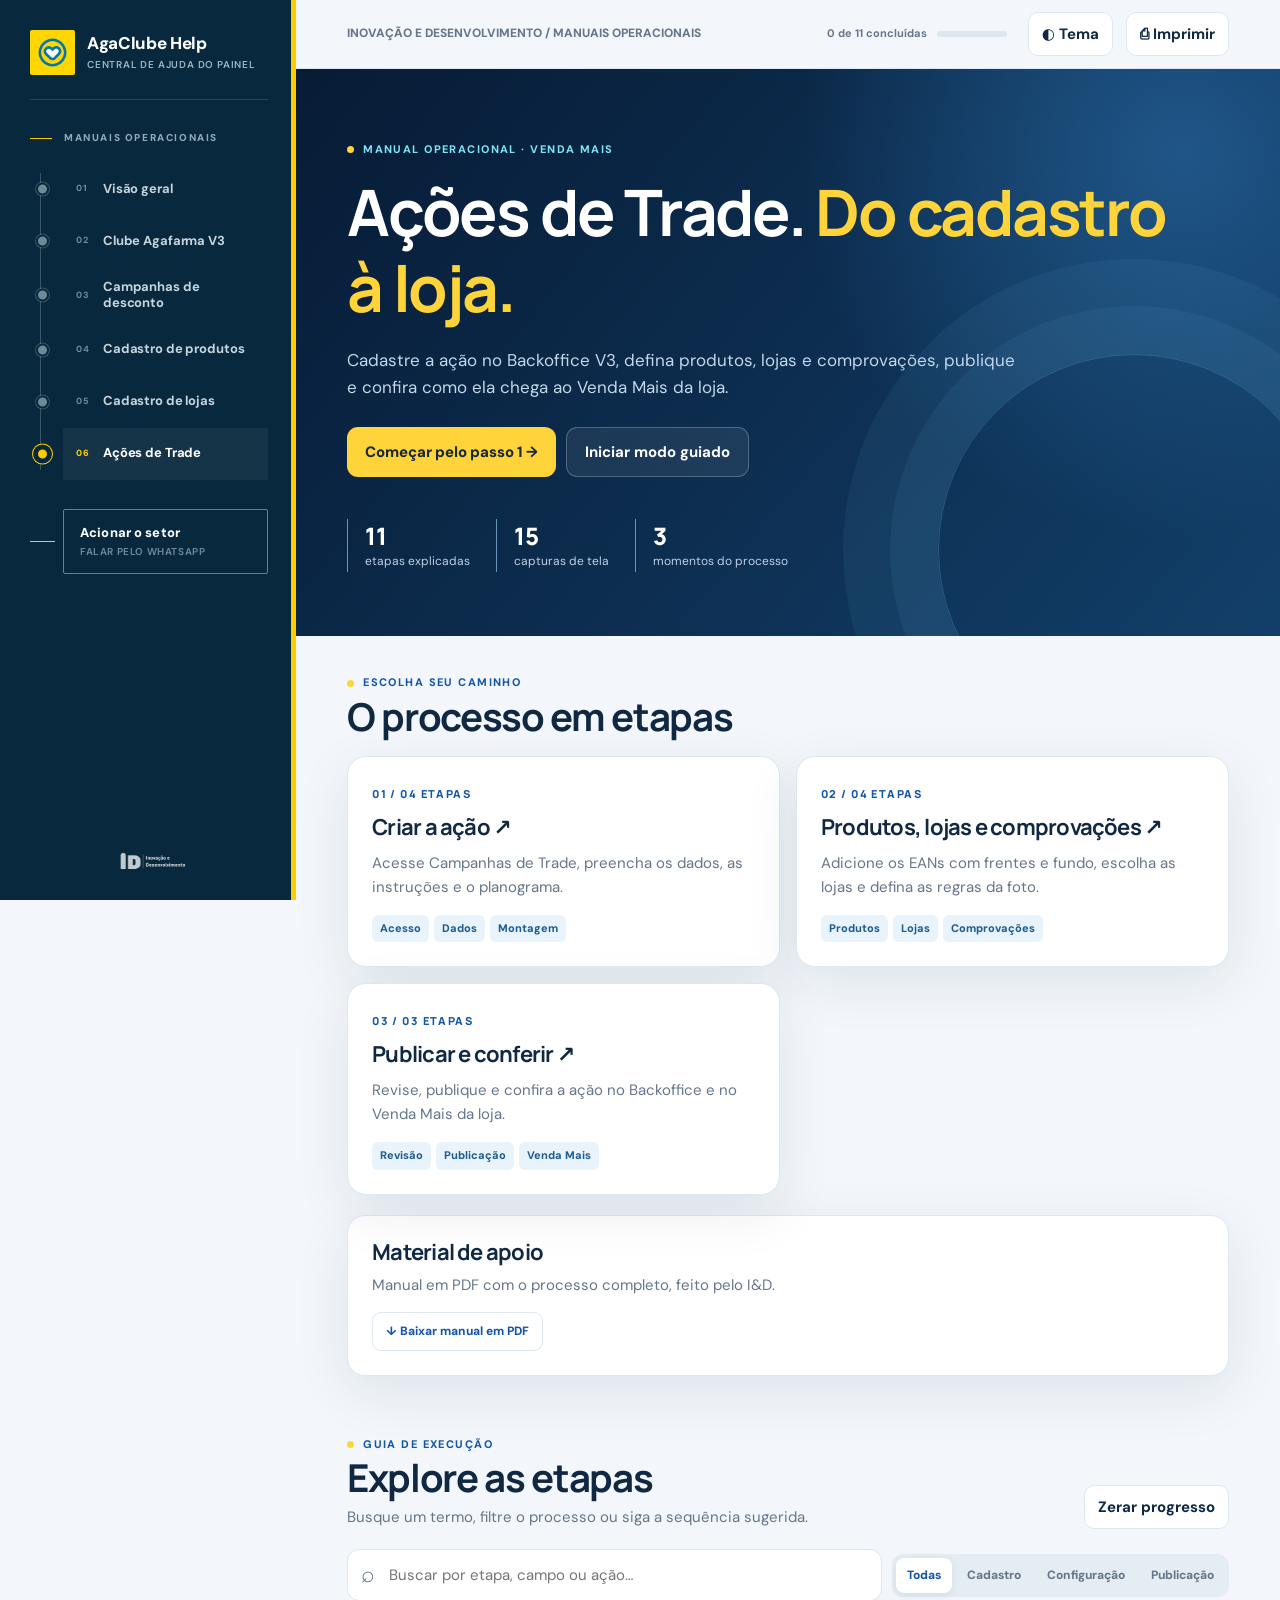
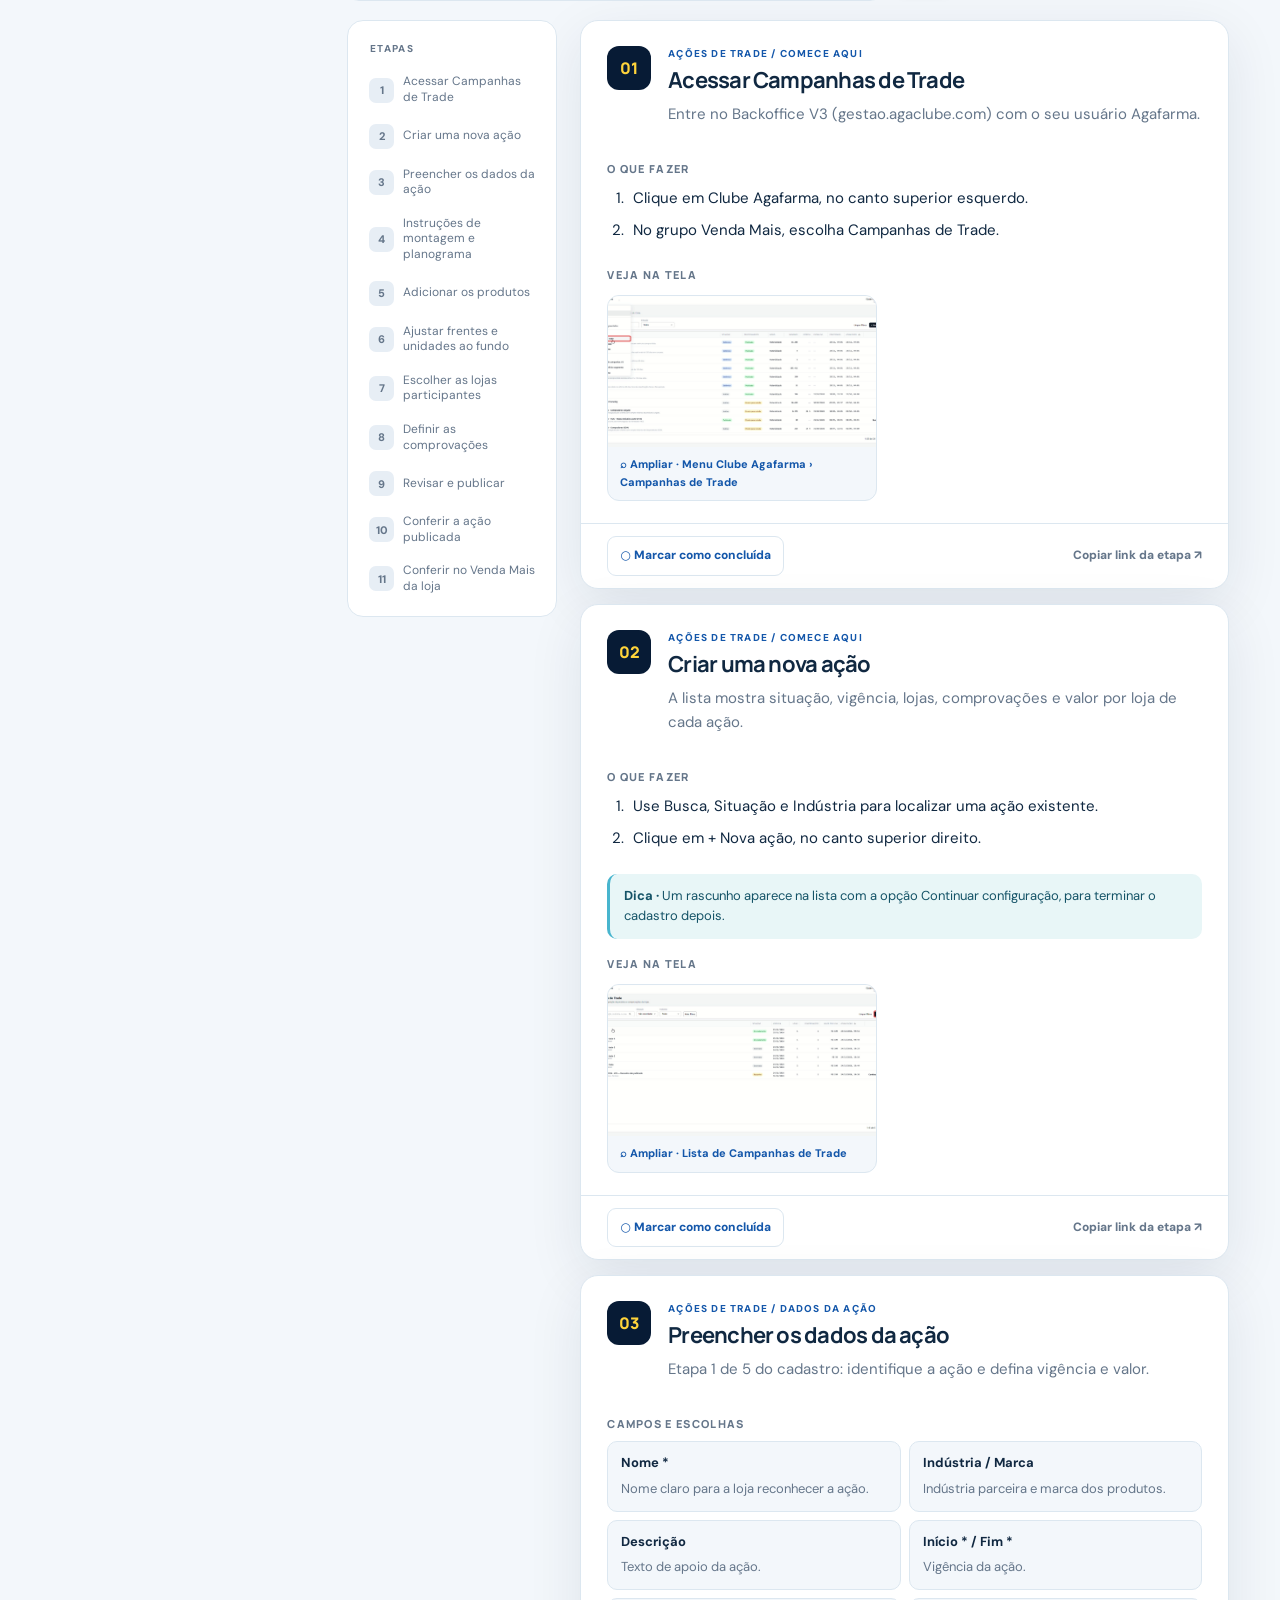
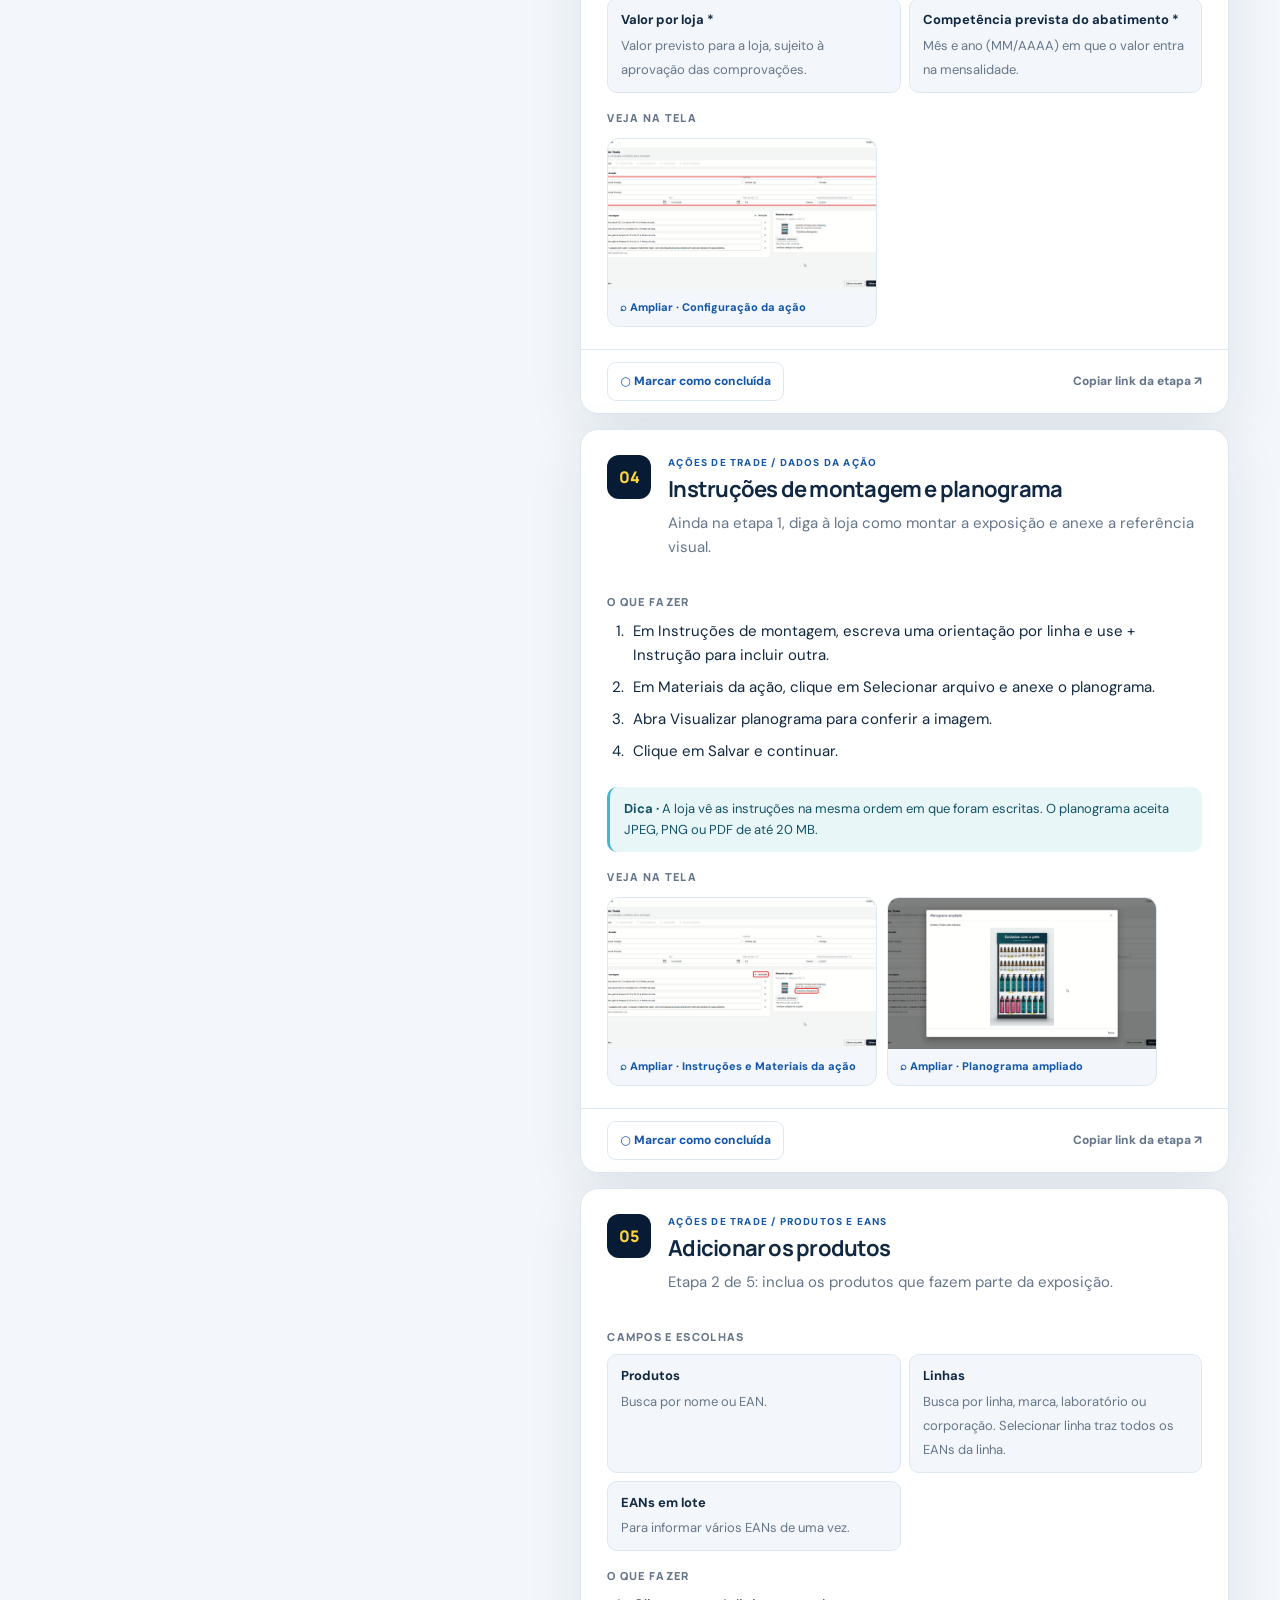
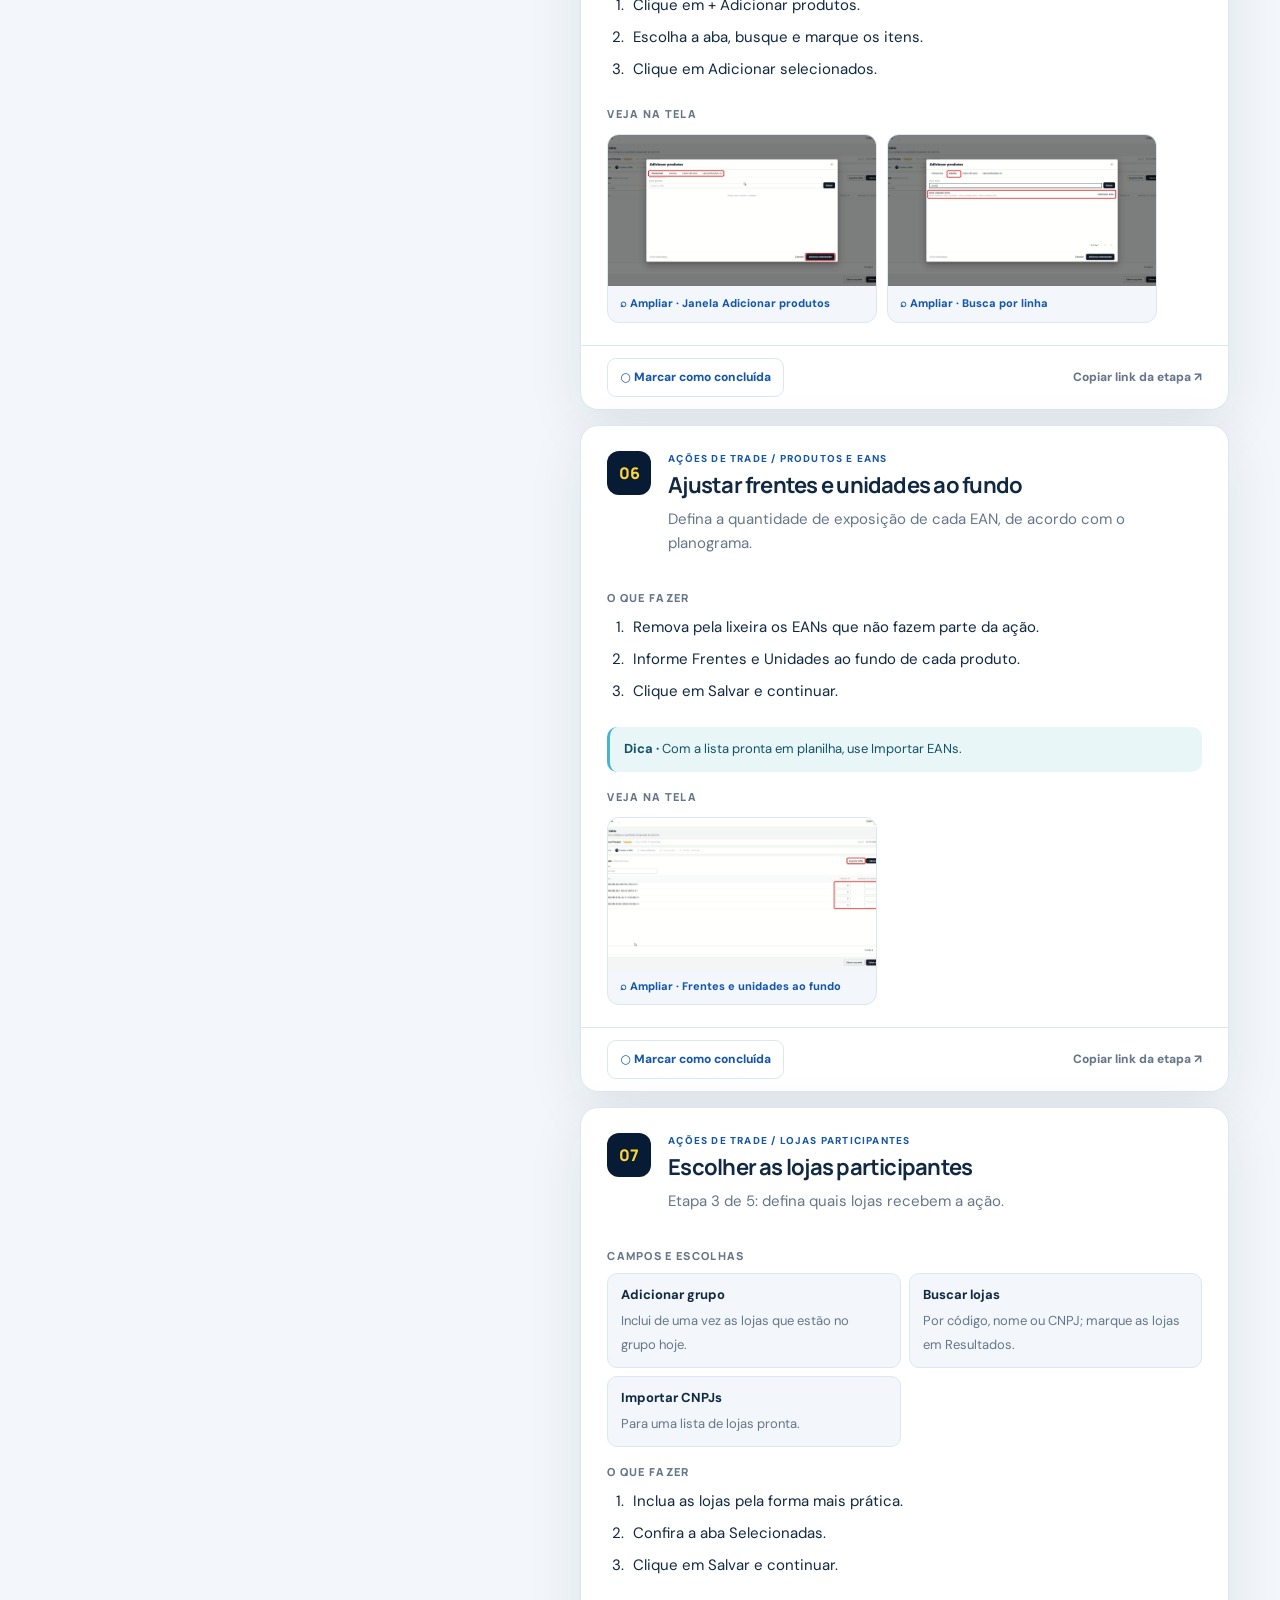
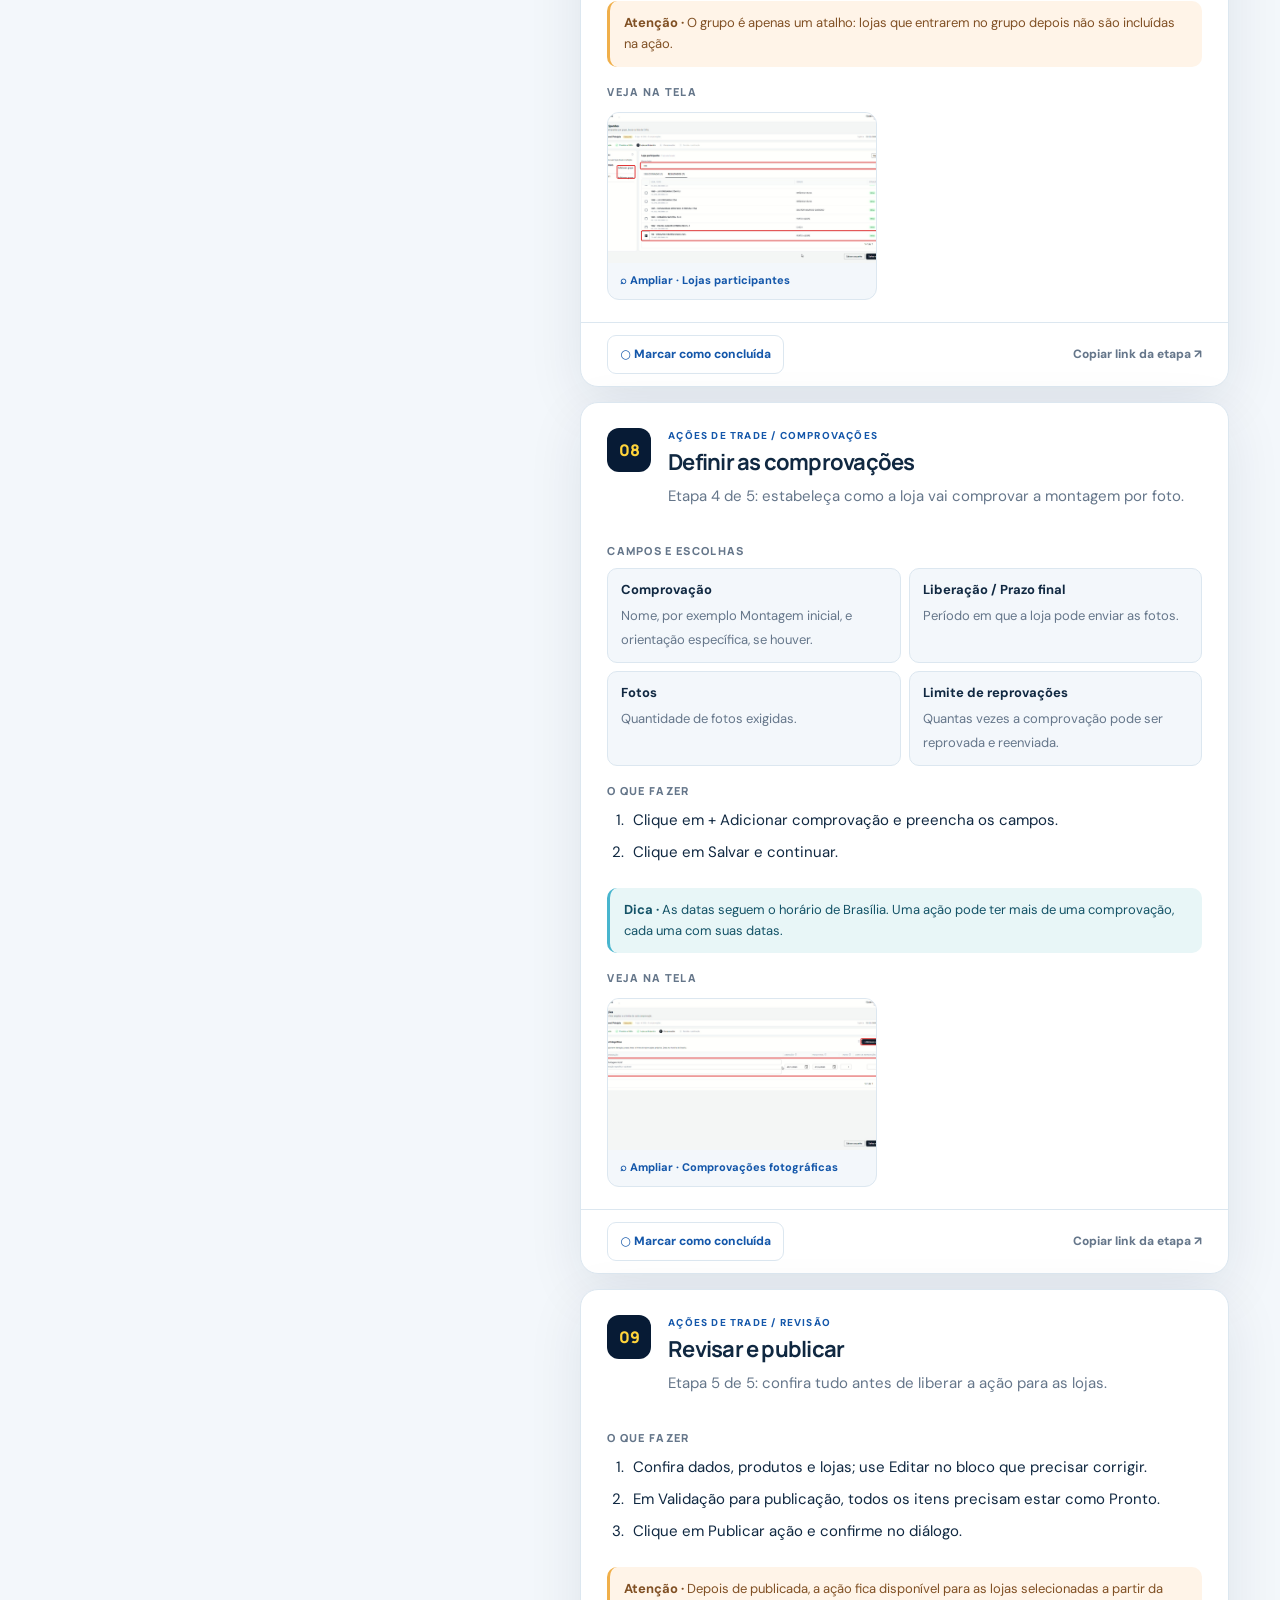
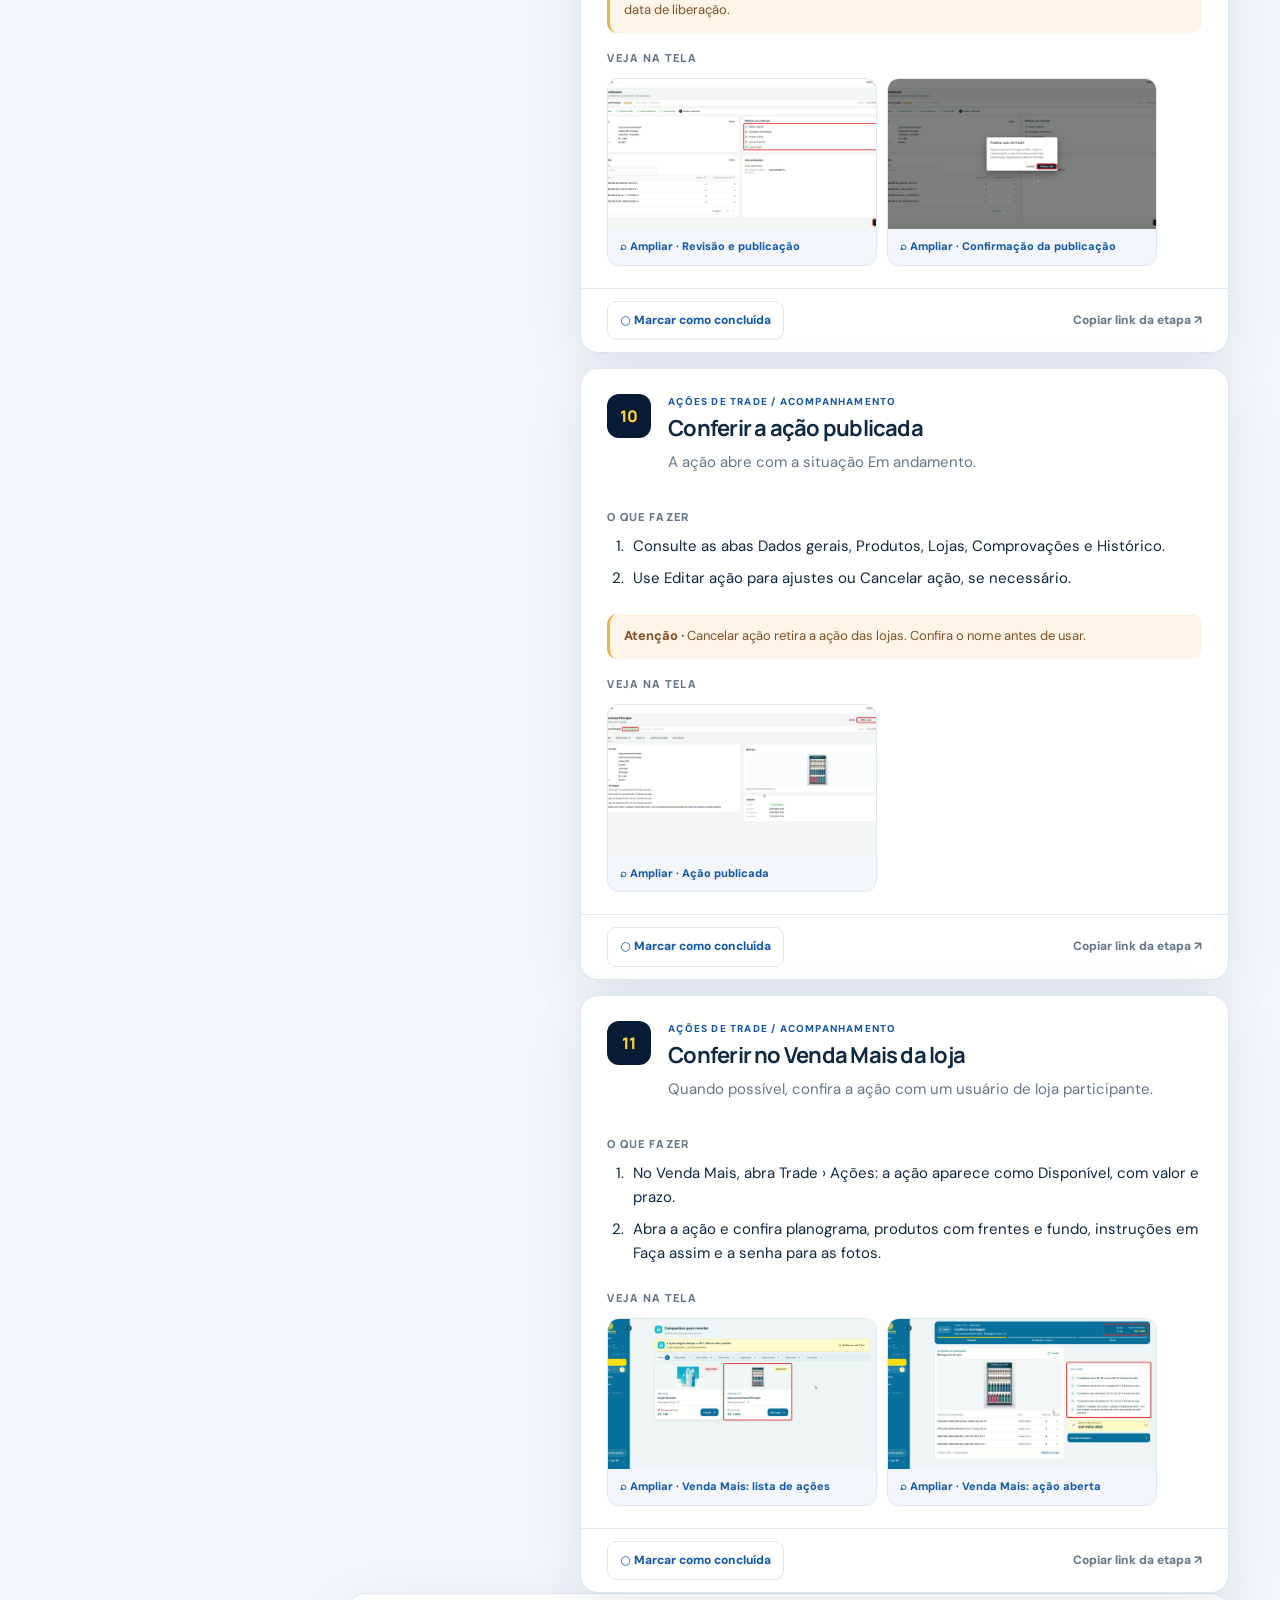
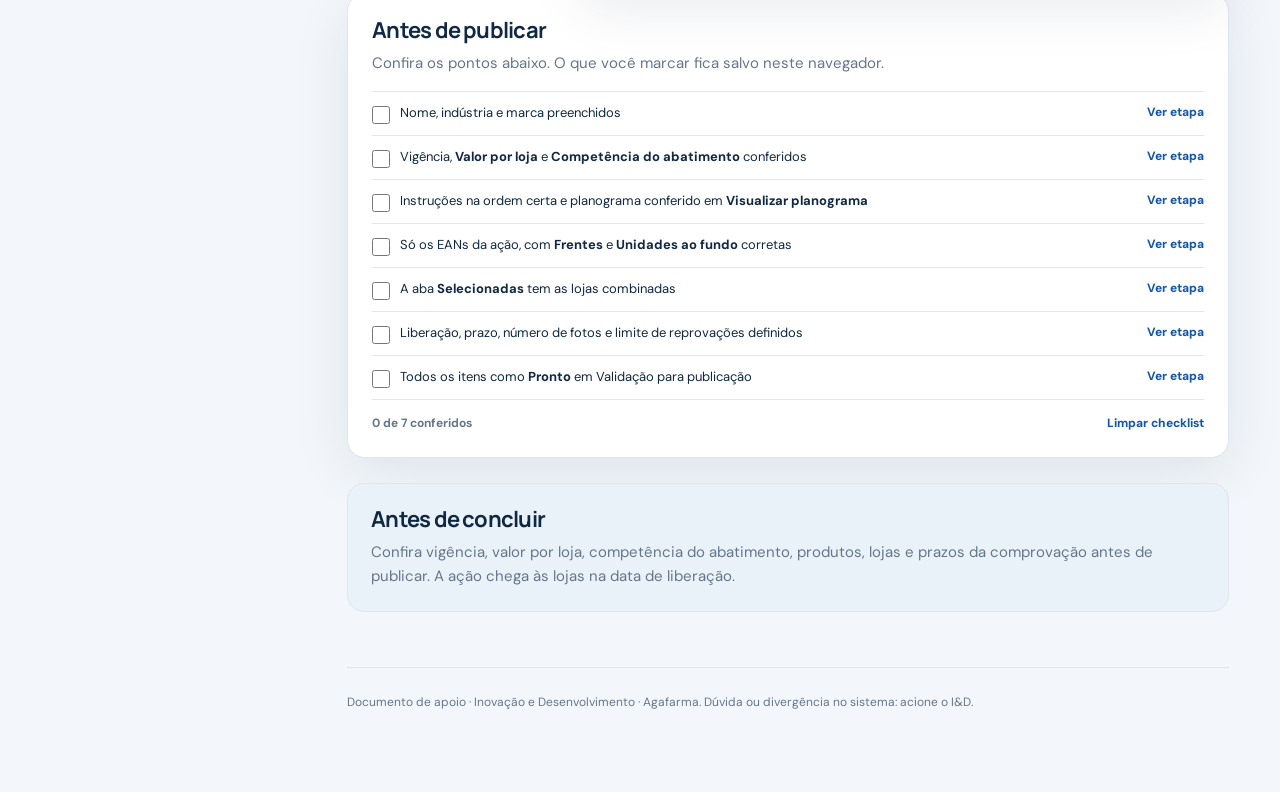
<file: trade.html>
<!doctype html>
<html lang="pt-BR"><head>
<meta charset="utf-8"><meta name="viewport" content="width=device-width, initial-scale=1">
<meta name="theme-color" content="#092d46"><link rel="icon" type="image/png" href="midia/logo-agafarma.png">
<title>Ações de Trade — AgaClube Help</title>
<meta name="description" content="Manual interativo do painel Agafarma, com etapas, capturas e navegação guiada.">
<link rel="preconnect" href="https://fonts.googleapis.com"><link rel="preconnect" href="https://fonts.gstatic.com" crossorigin>
<link href="https://fonts.googleapis.com/css2?family=Inter:wght@400;600;700;800&family=DM+Sans:wght@400;500;600;700&family=Manrope:wght@400;500;600;700;800&display=swap" rel="stylesheet">
<link rel="stylesheet" href="assets/css/styles.css?v=20260924-3"><link rel="stylesheet" href="assets/css/manual.css?v=20260924-3">
<script src="assets/js/catalog.js?v=20260924-3" defer></script>
  <script src="assets/js/shell.js?v=20260924-3" defer></script><script src="assets/js/manual.js?v=20260924-3" defer></script>
</head><body class="manual-v3" data-page="trade">
<div class="faixa" aria-hidden="true"><i></i><i></i></div>
<button class="menu-toggle" id="menu-toggle" type="button" aria-controls="sidebar" aria-expanded="false">
  <span aria-hidden="true"></span><span aria-hidden="true"></span><span aria-hidden="true"></span>
  <span class="sr-only">Abrir navegação</span>
</button>
<div class="sidebar-overlay" id="sidebar-overlay" hidden></div>
<aside class="app-sidebar" id="sidebar" aria-label="Navegação principal">
  <div class="barra">
    <button class="sidebar-close" id="sidebar-close" type="button" aria-label="Fechar navegação">×</button>
    <a class="marca-link" href="index.html" aria-label="AgaClube Help — página inicial">
      <img class="marca" src="midia/logo-agafarma.png" alt="">
      <span class="nome">AgaClube Help<small>Central de ajuda do painel</small></span>
    </a>
    <p class="sidebar-kicker">Manuais operacionais</p>
    <nav class="topo-nav" aria-label="Guias principais">
      <a href="index.html">Visão geral</a>
      <a href="clube-v3.html">Clube V3</a>
      <a href="campanhas.html">Campanhas</a>
      <a href="produtos.html">Produtos</a>
      <a href="lojas.html">Lojas</a>
      <a href="trade.html">Trade</a>
    </nav>
    <img class="setor" src="midia/logo-inovacao.png" alt="Inovação e Desenvolvimento">
  </div>
</aside>

<div class="app-main"><div class="app"><main class="manual-main">
  <div class="topbar"><span class="mobile-brand">♥ Clube Agafarma</span><span class="path">INOVAÇÃO E DESENVOLVIMENTO / MANUAIS OPERACIONAIS</span><span class="top-progress"><b id="progress-count">0 concluídas</b><span class="side-progress"><span id="progress-bar"></span></span></span><button class="iconbtn" id="theme" type="button" title="Alternar tema">◐ Tema</button><button class="iconbtn" id="print" type="button" title="Imprimir ou salvar em PDF">⎙ Imprimir</button></div>
  <header class="hero" id="top"><div class="hero-inner"><span class="eyebrow" id="hero-eyebrow"></span><h1 id="hero-title"></h1><p id="hero-description"></p><div class="hero-actions"><button class="primary" id="start" type="button">Começar pelo passo 1 →</button><button class="ghost" id="guided" type="button">Iniciar modo guiado</button></div><div class="hero-stats" id="hero-stats"></div></div></header>
  <div class="container"><section class="overview" id="overview"><div class="section-heading"><div><span class="eyebrow" style="color:var(--blue)">Escolha seu caminho</span><h2>O processo em etapas</h2></div></div><div class="overview-cards" id="overview-cards"></div></section>
  <section class="resource" id="resource"></section>
  <section class="workspace" id="guia"><div class="section-heading"><div><span class="eyebrow" style="color:var(--blue)">Guia de execução</span><h2>Explore as etapas</h2><p>Busque um termo, filtre o processo ou siga a sequência sugerida.</p></div><button class="textbtn" id="reset" type="button">Zerar progresso</button></div>
  <div class="toolrow"><label class="search"><input id="search" type="search" placeholder="Buscar por etapa, campo ou ação…" aria-label="Buscar no guia"></label><div class="segmented" id="filters" role="group" aria-label="Filtrar etapas"></div></div>
  <div class="reader-controls"><button class="textbtn" id="previous" type="button">← Anterior</button><span id="reader-status"></span><button class="textbtn" id="next" type="button">Próxima →</button><button class="textbtn" id="exit-reader" type="button">Sair do modo guiado</button></div>
  <div class="layout"><nav class="step-index" id="step-index" aria-label="Índice das etapas"></nav><div><div class="step-list" id="step-list"></div><div class="empty" id="empty" hidden>Nenhuma etapa encontrada. Tente outra busca ou remova o filtro.</div></div></div></section>
  <section class="step-card review-card" id="checklist"></section><aside class="bottom-note"><h3>Antes de concluir</h3><p id="bottom-note"></p></aside>
  <footer class="footer" id="footer-text"></footer></div>
</main></div>
<dialog class="modal" id="lightbox" aria-label="Captura ampliada"><div class="modal-wrap"><button class="modal-close" id="close-modal" aria-label="Fechar imagem">✕ Fechar</button><img id="modal-image" alt=""><div class="modal-caption" id="modal-caption"></div></div></dialog><div id="toast" class="toast" role="status" aria-live="polite"></div>
</div><script type="application/json" id="manual-data">{"name":"Ações de Trade","eyebrow":"Manual operacional · Venda Mais","title":"Ações de Trade.","highlight":"Do cadastro à loja.","description":"Cadastre a ação no Backoffice V3, defina produtos, lojas e comprovações, publique e confira como ela chega ao Venda Mais da loja.","sections":[{"key":"cadastro","short":"Cadastro","kicker":"01 / 04 etapas","title":"Criar a ação","description":"Acesse Campanhas de Trade, preencha os dados, as instruções e o planograma.","tags":["Acesso","Dados","Montagem"]},{"key":"configuracao","short":"Configuração","kicker":"02 / 04 etapas","title":"Produtos, lojas e comprovações","description":"Adicione os EANs com frentes e fundo, escolha as lojas e defina as regras da foto.","tags":["Produtos","Lojas","Comprovações"]},{"key":"publicacao","short":"Publicação","kicker":"03 / 03 etapas","title":"Publicar e conferir","description":"Revise, publique e confira a ação no Backoffice e no Venda Mais da loja.","tags":["Revisão","Publicação","Venda Mais"]}],"warning":"Confira vigência, valor por loja, competência do abatimento, produtos, lojas e prazos da comprovação antes de publicar. A ação chega às lojas na data de liberação.","footer":"Documento de apoio · Inovação e Desenvolvimento · Agafarma. Dúvida ou divergência no sistema: acione o I&D.","steps":[{"id":1,"group":"cadastro","phase":"Comece aqui","title":"Acessar Campanhas de Trade","intro":"Entre no Backoffice V3 (gestao.agaclube.com) com o seu usuário Agafarma.","actions":["Clique em Clube Agafarma, no canto superior esquerdo.","No grupo Venda Mais, escolha Campanhas de Trade."],"shots":[{"src":"midia/trade/01.png","cap":"Menu Clube Agafarma › Campanhas de Trade"}],"anchor":"trade-01"},{"id":2,"group":"cadastro","phase":"Comece aqui","title":"Criar uma nova ação","intro":"A lista mostra situação, vigência, lojas, comprovações e valor por loja de cada ação.","actions":["Use Busca, Situação e Indústria para localizar uma ação existente.","Clique em + Nova ação, no canto superior direito."],"tip":"Um rascunho aparece na lista com a opção Continuar configuração, para terminar o cadastro depois.","shots":[{"src":"midia/trade/02.png","cap":"Lista de Campanhas de Trade"}],"anchor":"trade-02"},{"id":3,"group":"cadastro","phase":"Dados da ação","title":"Preencher os dados da ação","intro":"Etapa 1 de 5 do cadastro: identifique a ação e defina vigência e valor.","fields":[["Nome *","Nome claro para a loja reconhecer a ação."],["Indústria / Marca","Indústria parceira e marca dos produtos."],["Descrição","Texto de apoio da ação."],["Início * / Fim *","Vigência da ação."],["Valor por loja *","Valor previsto para a loja, sujeito à aprovação das comprovações."],["Competência prevista do abatimento *","Mês e ano (MM/AAAA) em que o valor entra na mensalidade."]],"shots":[{"src":"midia/trade/03.png","cap":"Configuração da ação"}],"anchor":"trade-03"},{"id":4,"group":"cadastro","phase":"Dados da ação","title":"Instruções de montagem e planograma","intro":"Ainda na etapa 1, diga à loja como montar a exposição e anexe a referência visual.","actions":["Em Instruções de montagem, escreva uma orientação por linha e use + Instrução para incluir outra.","Em Materiais da ação, clique em Selecionar arquivo e anexe o planograma.","Abra Visualizar planograma para conferir a imagem.","Clique em Salvar e continuar."],"tip":"A loja vê as instruções na mesma ordem em que foram escritas. O planograma aceita JPEG, PNG ou PDF de até 20 MB.","shots":[{"src":"midia/trade/04.png","cap":"Instruções e Materiais da ação"},{"src":"midia/trade/05.png","cap":"Planograma ampliado"}],"anchor":"trade-04"},{"id":5,"group":"configuracao","phase":"Produtos e EANs","title":"Adicionar os produtos","intro":"Etapa 2 de 5: inclua os produtos que fazem parte da exposição.","fields":[["Produtos","Busca por nome ou EAN."],["Linhas","Busca por linha, marca, laboratório ou corporação. Selecionar linha traz todos os EANs da linha."],["EANs em lote","Para informar vários EANs de uma vez."]],"actions":["Clique em + Adicionar produtos.","Escolha a aba, busque e marque os itens.","Clique em Adicionar selecionados."],"shots":[{"src":"midia/trade/06.png","cap":"Janela Adicionar produtos"},{"src":"midia/trade/07.png","cap":"Busca por linha"}],"anchor":"trade-05"},{"id":6,"group":"configuracao","phase":"Produtos e EANs","title":"Ajustar frentes e unidades ao fundo","intro":"Defina a quantidade de exposição de cada EAN, de acordo com o planograma.","actions":["Remova pela lixeira os EANs que não fazem parte da ação.","Informe Frentes e Unidades ao fundo de cada produto.","Clique em Salvar e continuar."],"tip":"Com a lista pronta em planilha, use Importar EANs.","shots":[{"src":"midia/trade/08.png","cap":"Frentes e unidades ao fundo"}],"anchor":"trade-06"},{"id":7,"group":"configuracao","phase":"Lojas participantes","title":"Escolher as lojas participantes","intro":"Etapa 3 de 5: defina quais lojas recebem a ação.","fields":[["Adicionar grupo","Inclui de uma vez as lojas que estão no grupo hoje."],["Buscar lojas","Por código, nome ou CNPJ; marque as lojas em Resultados."],["Importar CNPJs","Para uma lista de lojas pronta."]],"actions":["Inclua as lojas pela forma mais prática.","Confira a aba Selecionadas.","Clique em Salvar e continuar."],"warning":"O grupo é apenas um atalho: lojas que entrarem no grupo depois não são incluídas na ação.","shots":[{"src":"midia/trade/09.png","cap":"Lojas participantes"}],"anchor":"trade-07"},{"id":8,"group":"configuracao","phase":"Comprovações","title":"Definir as comprovações","intro":"Etapa 4 de 5: estabeleça como a loja vai comprovar a montagem por foto.","fields":[["Comprovação","Nome, por exemplo Montagem inicial, e orientação específica, se houver."],["Liberação / Prazo final","Período em que a loja pode enviar as fotos."],["Fotos","Quantidade de fotos exigidas."],["Limite de reprovações","Quantas vezes a comprovação pode ser reprovada e reenviada."]],"actions":["Clique em + Adicionar comprovação e preencha os campos.","Clique em Salvar e continuar."],"tip":"As datas seguem o horário de Brasília. Uma ação pode ter mais de uma comprovação, cada uma com suas datas.","shots":[{"src":"midia/trade/10.png","cap":"Comprovações fotográficas"}],"anchor":"trade-08"},{"id":9,"group":"publicacao","phase":"Revisão","title":"Revisar e publicar","intro":"Etapa 5 de 5: confira tudo antes de liberar a ação para as lojas.","actions":["Confira dados, produtos e lojas; use Editar no bloco que precisar corrigir.","Em Validação para publicação, todos os itens precisam estar como Pronto.","Clique em Publicar ação e confirme no diálogo."],"warning":"Depois de publicada, a ação fica disponível para as lojas selecionadas a partir da data de liberação.","shots":[{"src":"midia/trade/11.png","cap":"Revisão e publicação"},{"src":"midia/trade/12.png","cap":"Confirmação da publicação"}],"anchor":"trade-09"},{"id":10,"group":"publicacao","phase":"Acompanhamento","title":"Conferir a ação publicada","intro":"A ação abre com a situação Em andamento.","actions":["Consulte as abas Dados gerais, Produtos, Lojas, Comprovações e Histórico.","Use Editar ação para ajustes ou Cancelar ação, se necessário."],"warning":"Cancelar ação retira a ação das lojas. Confira o nome antes de usar.","shots":[{"src":"midia/trade/13.png","cap":"Ação publicada"}],"anchor":"trade-10"},{"id":11,"group":"publicacao","phase":"Acompanhamento","title":"Conferir no Venda Mais da loja","intro":"Quando possível, confira a ação com um usuário de loja participante.","actions":["No Venda Mais, abra Trade › Ações: a ação aparece como Disponível, com valor e prazo.","Abra a ação e confira planograma, produtos com frentes e fundo, instruções em Faça assim e a senha para as fotos."],"shots":[{"src":"midia/trade/14.png","cap":"Venda Mais: lista de ações"},{"src":"midia/trade/15.png","cap":"Venda Mais: ação aberta"}],"anchor":"trade-11"}],"resource":{"title":"Material de apoio — Ações de Trade","description":"Manual em PDF com o processo completo, feito pelo I&D.","pdf":"manuais/cadastro-de-acao-de-trade.pdf"},"checklist":[{"html":"Nome, indústria e marca preenchidos","anchor":"trade-03","page":"trade"},{"html":"Vigência, <b>Valor por loja<\/b> e <b>Competência do abatimento<\/b> conferidos","anchor":"trade-03","page":"trade"},{"html":"Instruções na ordem certa e planograma conferido em <b>Visualizar planograma<\/b>","anchor":"trade-04","page":"trade"},{"html":"Só os EANs da ação, com <b>Frentes<\/b> e <b>Unidades ao fundo<\/b> corretas","anchor":"trade-06","page":"trade"},{"html":"A aba <b>Selecionadas<\/b> tem as lojas combinadas","anchor":"trade-07","page":"trade"},{"html":"Liberação, prazo, número de fotos e limite de reprovações definidos","anchor":"trade-08","page":"trade"},{"html":"Todos os itens como <b>Pronto<\/b> em Validação para publicação","anchor":"trade-09","page":"trade"}],"key":"trade"}</script></body></html>
</file>
<file: assets/css/styles.css>
/* Carregamento visual único e bloqueante: evita flash do layout-base durante a navegação. */
@import url("./base.css?v=20260924-3");
@import url("./editorial.css?v=20260924-3");
</file>
<file: assets/css/manual.css>
:root{--navy:#071b35;--navy2:#102b50;--blue:#1457aa;--sky:#58d1e6;--yellow:#ffd43b;--bg:#f3f7fb;--surface:#fff;--ink:#102841;--muted:#65768a;--line:#dce7f0;--soft:#e9f3fb;--danger:#9d3b31;--shadow:0 16px 55px rgba(9,36,72,.09)}
*{box-sizing:border-box}html{scroll-behavior:smooth}body.manual-v3{margin:0;background:var(--bg);color:var(--ink);font:15px/1.6 'DM Sans',system-ui,sans-serif}button,input{font:inherit}button{cursor:pointer}button:focus-visible,a:focus-visible,input:focus-visible{outline:3px solid #e5a800;outline-offset:3px}a{color:inherit;text-decoration:none}h1,h2,h3,p{margin-top:0}h1,h2,h3{font-family:Manrope,system-ui,sans-serif;letter-spacing:-.035em;line-height:1.18}h1{font-size:clamp(39px,5vw,72px);max-width:850px;margin:14px 0 22px}h2{font-size:clamp(27px,3vw,42px)}h3{font-size:22px}small{font-size:12px}.app{display:block;min-height:100vh}.unused-sidebar{background:var(--navy);color:#e8f6ff;position:sticky;top:0;height:100vh;display:flex;flex-direction:column;padding:24px 16px;z-index:5;overflow-y:auto}.brand{display:flex;align-items:center;gap:12px;padding:2px 10px 25px;border-bottom:1px solid #29435f;font:800 17px Manrope,sans-serif;letter-spacing:-.025em}.brandmark{display:grid;place-items:center;width:38px;height:38px;border-radius:12px;background:var(--yellow);color:var(--navy);font-size:23px}.side-label{font:700 10px Manrope,sans-serif;letter-spacing:.15em;text-transform:uppercase;color:#92adc9;margin:26px 12px 9px}.nav-button{width:100%;text-align:left;border:0;background:none;color:#b6cce2;padding:11px 12px;border-radius:10px;font-weight:700;display:flex;gap:10px;align-items:center}.nav-button:hover,.nav-button.active{background:#183b65;color:white}.nav-button.active:before{content:'';background:var(--yellow);height:16px;width:4px;border-radius:4px}.side-bottom{margin-top:auto;padding:18px 10px 0;color:#a8c2dc;font-size:12px}.side-progress{height:7px;background:#2b4869;border-radius:8px;overflow:hidden;margin:9px 0}.side-progress span{display:block;height:100%;width:0;background:var(--yellow);transition:width .3s}.main{min-width:0}.topbar{position:sticky;top:0;z-index:4;background:rgba(243,247,251,.94);backdrop-filter:blur(16px);border-bottom:1px solid var(--line);padding:12px clamp(20px,4vw,64px);display:flex;gap:13px;align-items:center}.topbar .path{font-size:12px;font-weight:800;color:var(--muted);margin-right:auto}.iconbtn,.textbtn{border:1px solid var(--line);background:var(--surface);color:var(--ink);border-radius:10px;padding:9px 13px;font-weight:700}.iconbtn:hover,.textbtn:hover{border-color:var(--blue);color:var(--blue)}.mobile-brand{display:none}.container{max-width:1320px;margin:auto;padding:0 clamp(20px,4vw,64px) 80px}.hero{background:radial-gradient(circle at 90% 15%,#1f5688 0,transparent 38%),linear-gradient(130deg,#071b35,#123f69);color:#fff;position:relative;overflow:hidden}.hero:after{content:'';position:absolute;right:-50px;bottom:-110px;width:390px;height:390px;border:1px solid #75bfe744;border-radius:50%;box-shadow:0 0 0 48px #75bfe711,0 0 0 95px #75bfe711;pointer-events:none}.hero-inner{max-width:1320px;margin:auto;padding:67px clamp(20px,4vw,64px) 64px;position:relative;z-index:1}.eyebrow{display:inline-flex;align-items:center;gap:9px;text-transform:uppercase;letter-spacing:.13em;font-size:11px;font-weight:800;color:#7de2f2}.eyebrow:before{content:'';width:7px;height:7px;background:var(--yellow);border-radius:50%}.hero p{max-width:680px;color:#c3d7e9;font-size:17px}.hero-actions{display:flex;flex-wrap:wrap;gap:10px;margin-top:26px}.primary{border:0;background:var(--yellow);color:#17283a;padding:12px 18px;border-radius:11px;font-weight:800}.primary:hover{background:#ffe070}.ghost{background:#ffffff12;color:#fff;border:1px solid #ffffff3b;padding:12px 18px;border-radius:11px;font-weight:700}.ghost:hover{background:#ffffff25}.hero-stats{display:flex;gap:26px;flex-wrap:wrap;margin-top:42px}.hero-stats div{border-left:1px solid #6595ba;padding-left:17px;color:#bed1e4;font-size:12px}.hero-stats strong{display:block;color:#fff;font:800 24px Manrope}.overview{padding-top:34px}.section-heading{display:flex;align-items:end;justify-content:space-between;gap:15px;margin:0 0 17px}.section-heading h2{margin:0}.section-heading p{color:var(--muted);margin:5px 0 0}.overview-cards{display:grid;grid-template-columns:repeat(2,minmax(0,1fr));gap:16px}.overview-card{border:1px solid var(--line);border-radius:19px;background:var(--surface);padding:24px;box-shadow:var(--shadow);text-align:left;transition:transform .2s,border-color .2s}.overview-card:hover{transform:translateY(-3px);border-color:#75bde1}.overview-card .count{font:800 11px Manrope;letter-spacing:.13em;color:var(--blue);text-transform:uppercase}.overview-card h3{margin:10px 0}.overview-card p{color:var(--muted);margin-bottom:16px}.mini-flow{display:flex;gap:5px;flex-wrap:wrap}.mini-flow span{background:var(--soft);color:#1d5e92;padding:5px 8px;border-radius:6px;font-size:11px;font-weight:800}.workspace{padding-top:55px;scroll-margin-top:80px}.toolrow{display:flex;align-items:center;flex-wrap:wrap;gap:10px;margin:20px 0 19px}.search{position:relative;flex:1 1 250px}.search input{width:100%;border:1px solid var(--line);border-radius:12px;background:var(--surface);color:var(--ink);padding:13px 15px 13px 41px;outline:none}.search:before{content:'⌕';font-size:23px;position:absolute;left:14px;top:7px;color:var(--muted)}.segmented{display:flex;gap:4px;background:#e5edf4;padding:4px;border-radius:11px}.segmented button{border:0;background:none;padding:8px 11px;border-radius:8px;color:var(--muted);font-size:12px;font-weight:800}.segmented button.selected{background:var(--surface);color:var(--blue);box-shadow:0 2px 8px #142b4316}.layout{display:grid;grid-template-columns:210px minmax(0,1fr);gap:23px;align-items:start}.step-index{position:sticky;top:79px;max-height:calc(100vh - 96px);overflow:auto;background:var(--surface);border:1px solid var(--line);padding:12px;border-radius:16px}.step-index .label{font-size:10px;text-transform:uppercase;letter-spacing:.13em;font-weight:800;color:var(--muted);padding:8px 10px}.step-link{display:flex;align-items:center;gap:9px;width:100%;text-align:left;padding:9px;border:0;background:transparent;border-radius:8px;font-size:12px;color:var(--muted);line-height:1.3}.step-link:hover,.step-link.current{background:var(--soft);color:var(--blue);font-weight:800}.step-link .n{display:grid;place-items:center;flex:none;width:25px;height:25px;border-radius:7px;background:#e7eef5;font-size:11px;font-weight:800}.step-link.done .n{background:#d9f3e8;color:#13714e}.step-link.current .n{background:var(--blue);color:#fff}.step-list{display:grid;gap:15px}.step-card{border:1px solid var(--line);background:var(--surface);border-radius:18px;overflow:hidden;box-shadow:var(--shadow);scroll-margin-top:92px}.step-card.hidden{display:none}.step-head{display:flex;align-items:flex-start;gap:17px;padding:25px 26px 18px}.step-num{display:grid;place-items:center;flex:none;width:44px;height:44px;border-radius:12px;background:var(--navy);color:var(--yellow);font:800 16px Manrope}.step-meta{text-transform:uppercase;font-size:10px;font-weight:800;letter-spacing:.12em;color:var(--blue);margin-bottom:6px}.step-head h3{margin:0 0 8px}.step-head p{color:var(--muted);margin:0;max-width:700px}.step-body{padding:0 26px 20px}.step-body h4{font:800 11px Manrope;letter-spacing:.12em;text-transform:uppercase;color:var(--muted);margin:17px 0 10px}.actions{padding:0 0 0 21px;margin:0}.actions li{padding:0 0 8px 5px}.fields{display:grid;grid-template-columns:repeat(2,minmax(0,1fr));gap:8px}.field{background:var(--bg);border:1px solid var(--line);border-radius:10px;padding:11px 13px}.field b{display:block;font-size:13px;margin-bottom:2px}.field span{font-size:13px;color:var(--muted)}.note{border-radius:10px;padding:12px 14px;font-size:13px;margin-top:16px;background:#e8f6f7;color:#145367;border-left:3px solid #48b5ce}.note.warn{background:#fff4e8;color:#805024;border-left-color:#f0af4a}.shots{display:flex;gap:10px;overflow:auto;padding:3px 0 2px;scrollbar-width:thin}.shot{border:1px solid var(--line);background:var(--bg);padding:0;text-align:left;min-width:min(270px,85%);width:270px;border-radius:12px;overflow:hidden}.shot img{display:block;width:100%;aspect-ratio:1400/788;object-fit:cover}.shot span{display:block;padding:9px 12px;font-size:11px;font-weight:800;color:var(--blue)}.shot:hover{border-color:var(--blue)}.step-footer{border-top:1px solid var(--line);padding:12px 26px;display:flex;gap:10px;justify-content:space-between;align-items:center;flex-wrap:wrap}.complete{border:1px solid var(--line);background:var(--surface);padding:9px 12px;border-radius:9px;font-size:12px;font-weight:800;color:var(--blue)}.complete.done{background:#e4f7ef;border-color:#b7e4cf;color:#166948}.linkbtn{border:0;background:transparent;color:var(--muted);font-size:12px;font-weight:800}.linkbtn:hover{color:var(--blue)}.empty{background:var(--surface);padding:50px;text-align:center;border:1px dashed var(--line);border-radius:16px;color:var(--muted)}.bottom-note{background:#eaf2f9;border:1px solid var(--line);border-radius:17px;padding:23px;margin-top:25px}.bottom-note h3{margin:0 0 7px}.bottom-note p{color:var(--muted);margin:0}.footer{color:var(--muted);font-size:12px;margin-top:55px;border-top:1px solid var(--line);padding-top:25px}.modal{border:0;padding:0;background:transparent;max-width:min(96vw,1500px);max-height:96vh;color:#fff}.modal::backdrop{background:#031024e8;backdrop-filter:blur(8px)}.modal-wrap{position:relative}.modal img{display:block;max-width:100%;max-height:85vh;object-fit:contain;margin:auto;border-radius:6px}.modal-caption{text-align:center;padding:9px 0}.modal-close{position:absolute;right:6px;top:6px;border:0;border-radius:9px;background:#071b35;color:white;padding:8px 12px;font-weight:800}.toast{position:fixed;bottom:22px;left:50%;transform:translate(-50%,20px);background:var(--navy);color:white;padding:9px 17px;border-radius:10px;z-index:20;opacity:0;transition:.2s;pointer-events:none}.toast.show{opacity:1;transform:translate(-50%,0)}.reader .overview,.reader .bottom-note{display:none}.reader .step-card{display:none}.reader .step-card.reader-active{display:block}.reader-controls{display:none;gap:9px;align-items:center;flex-wrap:wrap;margin:0 0 17px}.reader .reader-controls{display:flex}.reader-controls span{margin:auto;color:var(--muted);font-size:12px;font-weight:800}.theme-dark{--bg:#0a1c31;--surface:#132b46;--ink:#eff8ff;--muted:#a9bfd4;--line:#2e4b69;--soft:#213f5e;--shadow:none}.theme-dark .topbar{background:#0a1c31eF}.theme-dark .segmented{background:#203c5c}.theme-dark .field,.theme-dark .shot{background:#1b3755}.theme-dark .note{background:#163e4d;color:#b6e9ef}.theme-dark .note.warn{background:#4a3926;color:#ffdda3}.theme-dark .bottom-note{background:#162e49}
@media(max-width:1000px){.app{grid-template-columns:1fr}.unused-sidebar{display:none}.mobile-brand{display:inline;font:800 14px Manrope}.topbar .path{display:none}.topbar{gap:8px}.layout{grid-template-columns:1fr}.step-index{position:static;max-height:none;display:flex;overflow:auto;gap:5px}.step-index .label{display:none}.step-link{min-width:135px}.hero-inner{padding-top:53px}}
@media(max-width:650px){.overview-cards,.fields{grid-template-columns:1fr}.hero-stats{gap:18px}.hero-stats div{min-width:110px}.topbar{padding:10px 16px}.topbar .iconbtn{padding:8px;font-size:12px}.step-head{padding:20px 17px 14px}.step-body{padding:0 17px 17px}.step-footer{padding:12px 17px}.section-heading{align-items:start;flex-direction:column}.segmented{width:100%;overflow:auto}.segmented button{white-space:nowrap;flex:1}.shot{min-width:220px}}
@media print{.app-sidebar,.topbar,.hero-actions,.toolrow,.step-index,.step-footer,.reader-controls,.overview-cards,.modal,.toast,.shot span{display:none!important}.app,.layout{display:block}.hero{background:#fff!important;color:#111!important}.hero-inner{padding:0 0 22px}.hero p,.hero-stats div,.hero-stats strong{color:#333}.container{padding:0}.workspace{padding:0}.step-card,.reader .step-card{display:block!important;box-shadow:none;break-inside:avoid;margin:0 0 14px;border-color:#bbb}.step-card.hidden{display:block}.step-body{padding-bottom:12px}.shots{display:flex;flex-wrap:wrap}.shot{width:220px;min-width:0}.shot img{width:100%}.bottom-note{display:block!important}.footer{margin-top:15px}body{color:#111;background:white}}
@media(prefers-reduced-motion:reduce){html{scroll-behavior:auto}*{transition:none!important}}

.app{display:block;min-height:0}.unused-sidebar{display:none}.app .main{width:100%;max-width:none;padding:0}.mobile-brand{display:none}.theme-dark{background:#0a1c31!important}@media(max-width:1080px){.mobile-brand{display:inline}}@media print{.app-main{width:100%!important;margin:0!important}.app .main{max-width:none}}

/* Shared guide components */
.app-main .manual-main{width:100%;max-width:none;padding:0}
.manual-v3 .app-main{display:block}
.manual-v3 .top-progress{display:flex;align-items:center;gap:10px;margin-right:8px;color:var(--muted);font-size:11px;white-space:nowrap}
.manual-v3 .top-progress .side-progress{display:block;width:70px;margin:0;background:var(--line);height:6px}
.manual-v3 .top-progress #progress-bar{background:var(--blue)}
.manual-v3 .topbar .mobile-brand{display:none}
.manual-v3 .step-card .legacy-instr{color:var(--ink);font-size:14px}
.manual-v3 .legacy-instr h4{font:800 11px Manrope,sans-serif;letter-spacing:.12em;text-transform:uppercase;color:var(--blue);margin:18px 0 9px}
.manual-v3 .legacy-instr p{margin:0 0 12px}
.manual-v3 .legacy-instr ul{margin:0;padding:0;list-style:none;display:grid;gap:8px}
.manual-v3 .legacy-instr li{background:var(--bg);border:1px solid var(--line);border-radius:10px;padding:11px 13px 11px 29px;position:relative}
.manual-v3 .legacy-instr li:before{content:'';position:absolute;left:13px;top:20px;width:6px;height:6px;border-radius:50%;background:var(--sky)}
.manual-v3 .legacy-instr b{color:var(--ink)}
.manual-v3 .legacy-instr .nota{color:var(--muted);margin-top:15px}
.manual-v3 .legacy-instr a{color:var(--blue);text-decoration:underline;text-underline-offset:3px}
.manual-v3 .no-shot{padding:15px;border:1px dashed var(--line);border-radius:10px;color:var(--muted);font-size:13px}
.manual-v3 .resource{background:var(--surface);border:1px solid var(--line);border-radius:18px;margin-top:20px;padding:24px;box-shadow:var(--shadow)}
.manual-v3 .resource h3{margin-bottom:7px}
.manual-v3 .resource p{color:var(--muted);margin-bottom:15px}
.manual-v3 .resource-links{display:flex;gap:10px;flex-wrap:wrap}
.manual-v3 .resource-links a{border:1px solid var(--line);border-radius:9px;padding:9px 13px;color:var(--blue);font-weight:800;font-size:12px}
.manual-v3 .resource-links a:hover{border-color:var(--blue)}
.manual-v3 .resource details{margin-top:16px}
.manual-v3 .resource summary{cursor:pointer;font-weight:800;color:var(--blue);font-size:13px}
.manual-v3 .resource iframe{display:block;width:100%;aspect-ratio:16/9;border:1px solid var(--line);border-radius:10px;margin-top:10px}
.manual-v3 .review-card{padding:24px}
.manual-v3 .review-card h3{margin-bottom:7px}
.manual-v3 .review-card p{color:var(--muted)}
.manual-v3 .review-list{list-style:none;padding:0;margin:16px 0 0;border-top:1px solid var(--line)}
.manual-v3 .review-list li{display:flex;align-items:flex-start;gap:12px;padding:11px 0;border-bottom:1px solid var(--line)}
.manual-v3 .review-list label{display:flex;gap:10px;flex:1;align-items:flex-start;cursor:pointer}
.manual-v3 .review-list input{width:18px;height:18px;accent-color:var(--blue);flex:none;margin-top:3px}
.manual-v3 .review-list span{font-size:13px}
.manual-v3 .review-list button{border:0;background:none;color:var(--blue);font-size:12px;font-weight:800;white-space:nowrap}
.manual-v3 .review-status{display:flex;justify-content:space-between;gap:12px;align-items:center;margin-top:14px;font-size:12px;color:var(--muted)}
.manual-v3 .review-status button{background:none;border:0;color:var(--blue);font-weight:800}
.manual-v3 .reader-controls button:disabled{opacity:.45;cursor:not-allowed}
.manual-v3 #camp-check{display:block;scroll-margin-top:92px}
.manual-v3 .theme-dark{background:var(--bg)!important}
.manual-v3 .reader .step-card{display:none}
.manual-v3 .reader .step-card.reader-active{display:block}
.manual-v3 .step-index[hidden]{display:none!important}
@media(max-width:1080px){.manual-v3 .topbar .mobile-brand{display:inline}}
@media(max-width:700px){.manual-v3 .top-progress{display:none}}
@media print{.manual-v3 .app-main{width:100%!important;margin:0!important}.manual-v3 .manual-main{max-width:none}.manual-v3 .review-card,.manual-v3 .resource{break-inside:avoid}.manual-v3 .resource iframe{display:none}}
</file>
